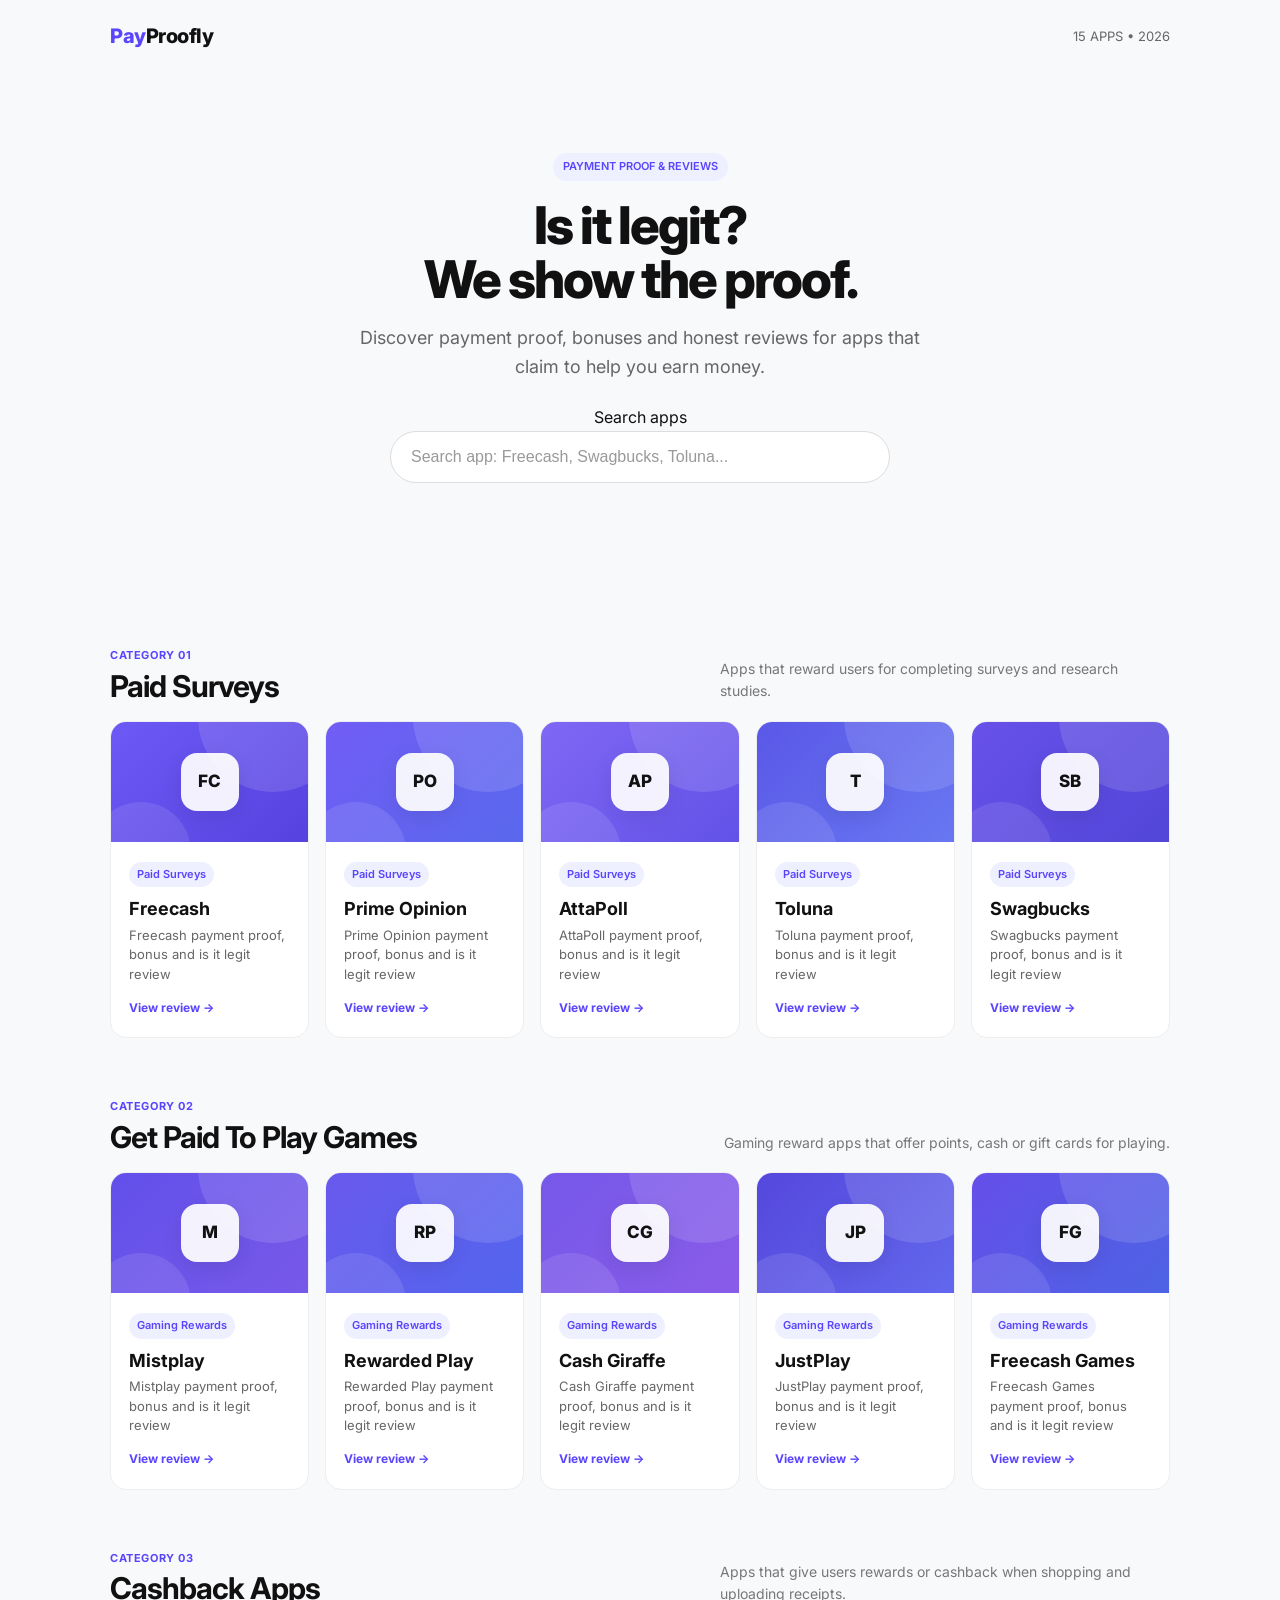
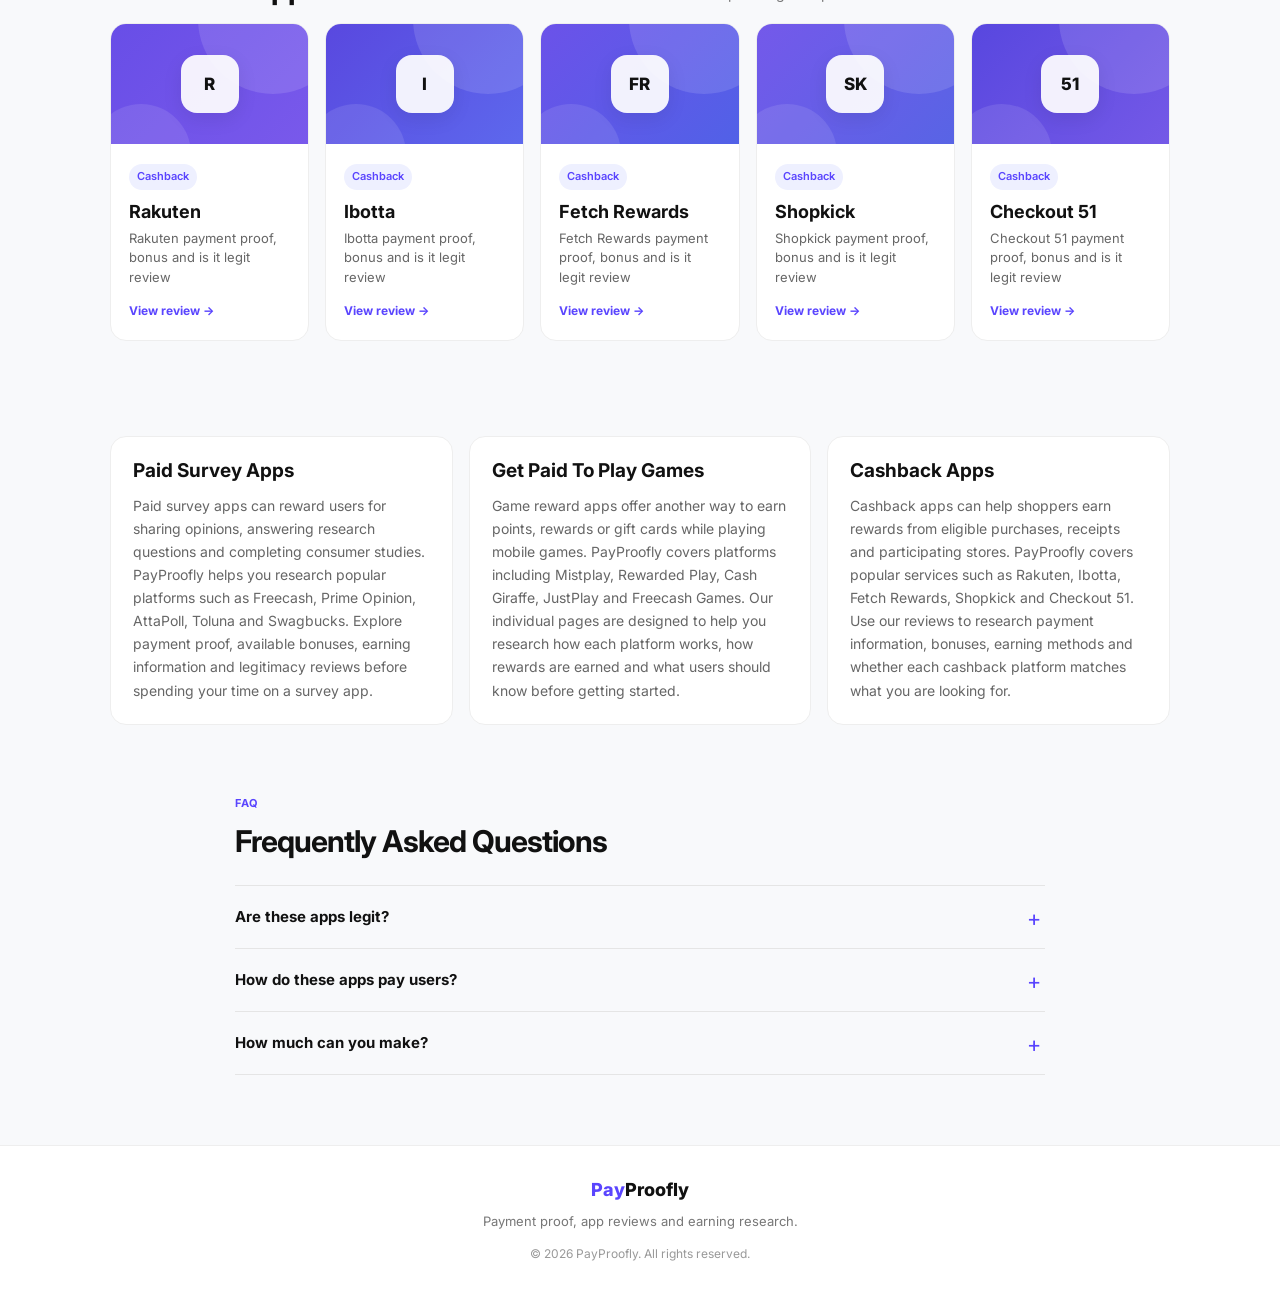
<file: index.html>
<!DOCTYPE html>
<html lang="en">
<head>
    <meta charset="UTF-8">
    <meta name="viewport" content="width=device-width, initial-scale=1.0">

    <title>PayProofly — Payment Proof, Bonuses & Legit Reviews</title>

    <meta
        name="description"
        content="Discover payment proof, bonuses and honest reviews for paid survey apps, game rewards apps and cashback apps."
    >

    <meta
        name="robots"
        content="index, follow"
    >

    <link
        rel="canonical"
        href="https://payproofly.pages.dev/"
    >

    <link rel="preconnect" href="https://fonts.googleapis.com">
    <link rel="preconnect" href="https://fonts.gstatic.com" crossorigin>

    <link
        href="https://fonts.googleapis.com/css2?family=Inter:wght@400;500;600;700;800&display=swap"
        rel="stylesheet"
    >

    <link rel="stylesheet" href="css/styles.css">

    <!-- WebSite structured data -->
    <script type="application/ld+json">
    {
        "@context": "https://schema.org",
        "@type": "WebSite",
        "name": "PayProofly",
        "url": "https://payproofly.pages.dev/",
        "description": "Payment proof, bonuses and reviews for apps that claim to pay users."
    }
    </script>

    <!-- ItemList structured data -->
    <script type="application/ld+json">
    {
        "@context": "https://schema.org",
        "@type": "ItemList",
        "name": "PayProofly Featured Apps",
        "itemListElement": [
            {
                "@type": "ListItem",
                "position": 1,
                "name": "Freecash",
                "url": "https://payproofly.pages.dev/freecash/"
            },
            {
                "@type": "ListItem",
                "position": 2,
                "name": "Prime Opinion",
                "url": "https://payproofly.pages.dev/prime-opinion/"
            },
            {
                "@type": "ListItem",
                "position": 3,
                "name": "AttaPoll",
                "url": "https://payproofly.pages.dev/attapoll/"
            },
            {
                "@type": "ListItem",
                "position": 4,
                "name": "Toluna",
                "url": "https://payproofly.pages.dev/toluna/"
            },
            {
                "@type": "ListItem",
                "position": 5,
                "name": "Swagbucks",
                "url": "https://payproofly.pages.dev/swagbucks/"
            },
            {
                "@type": "ListItem",
                "position": 6,
                "name": "Mistplay",
                "url": "https://payproofly.pages.dev/mistplay/"
            },
            {
                "@type": "ListItem",
                "position": 7,
                "name": "Rewarded Play",
                "url": "https://payproofly.pages.dev/rewarded-play/"
            },
            {
                "@type": "ListItem",
                "position": 8,
                "name": "Cash Giraffe",
                "url": "https://payproofly.pages.dev/cash-giraffe/"
            },
            {
                "@type": "ListItem",
                "position": 9,
                "name": "JustPlay",
                "url": "https://payproofly.pages.dev/justplay/"
            },
            {
                "@type": "ListItem",
                "position": 10,
                "name": "Freecash Games",
                "url": "https://payproofly.pages.dev/freecash-games/"
            },
            {
                "@type": "ListItem",
                "position": 11,
                "name": "Rakuten",
                "url": "https://payproofly.pages.dev/rakuten/"
            },
            {
                "@type": "ListItem",
                "position": 12,
                "name": "Ibotta",
                "url": "https://payproofly.pages.dev/ibotta/"
            },
            {
                "@type": "ListItem",
                "position": 13,
                "name": "Fetch Rewards",
                "url": "https://payproofly.pages.dev/fetch-rewards/"
            },
            {
                "@type": "ListItem",
                "position": 14,
                "name": "Shopkick",
                "url": "https://payproofly.pages.dev/shopkick/"
            },
            {
                "@type": "ListItem",
                "position": 15,
                "name": "Checkout 51",
                "url": "https://payproofly.pages.dev/checkout-51/"
            }
        ]
    }
    </script>
</head>

<body>

    <!-- HEADER -->
    <header class="site-header">
        <a href="/" class="logo" aria-label="PayProofly Home">
            <span>Pay</span>Proofly
        </a>

        <div class="header-meta">
            15 APPS • 2026
        </div>
    </header>


    <main>

        <!-- HERO -->
        <section class="hero">

            <div class="hero-badge">
                PAYMENT PROOF & REVIEWS
            </div>

            <h1>
                Is it legit?
                <br>
                We show the proof.
            </h1>

            <p>
                Discover payment proof, bonuses and honest reviews
                for apps that claim to help you earn money.
            </p>

            <div class="search-wrapper">
                <label for="search" class="sr-only">
                    Search apps
                </label>

                <input
                    id="search"
                    class="search"
                    type="search"
                    placeholder="Search app: Freecash, Swagbucks, Toluna..."
                    autocomplete="off"
                >
            </div>

        </section>


        <!-- SEARCH RESULT MESSAGE -->
        <div
            id="searchStatus"
            class="search-status"
            aria-live="polite"
        ></div>


        <!-- PAID SURVEYS -->
        <section
            class="category-section"
            data-category="paid surveys"
        >

            <div class="section-heading">
                <div>
                    <span class="section-label">
                        CATEGORY 01
                    </span>

                    <h2>
                        Paid Surveys
                    </h2>
                </div>

                <p>
                    Apps that reward users for completing surveys and research studies.
                </p>
            </div>


            <div class="grid">

                <!-- Freecash -->
                <a
                    href="/freecash/"
                    class="card"
                    data-name="Freecash"
                    data-category="Paid Surveys"
                >
                    <div class="card-visual visual-freecash">
                        <span>FC</span>
                    </div>

                    <div class="card-content">

                        <span class="badge">
                            Paid Surveys
                        </span>

                        <h3>
                            Freecash
                        </h3>

                        <p>
                            Freecash payment proof, bonus and is it legit review
                        </p>

                        <span class="card-link">
                            View review →
                        </span>

                    </div>
                </a>


                <!-- Prime Opinion -->
                <a
                    href="/prime-opinion/"
                    class="card"
                    data-name="Prime Opinion"
                    data-category="Paid Surveys"
                >
                    <div class="card-visual visual-prime">
                        <span>PO</span>
                    </div>

                    <div class="card-content">

                        <span class="badge">
                            Paid Surveys
                        </span>

                        <h3>
                            Prime Opinion
                        </h3>

                        <p>
                            Prime Opinion payment proof, bonus and is it legit review
                        </p>

                        <span class="card-link">
                            View review →
                        </span>

                    </div>
                </a>


                <!-- AttaPoll -->
                <a
                    href="/attapoll/"
                    class="card"
                    data-name="AttaPoll"
                    data-category="Paid Surveys"
                >
                    <div class="card-visual visual-attapoll">
                        <span>AP</span>
                    </div>

                    <div class="card-content">

                        <span class="badge">
                            Paid Surveys
                        </span>

                        <h3>
                            AttaPoll
                        </h3>

                        <p>
                            AttaPoll payment proof, bonus and is it legit review
                        </p>

                        <span class="card-link">
                            View review →
                        </span>

                    </div>
                </a>


                <!-- Toluna -->
                <a
                    href="/toluna/"
                    class="card"
                    data-name="Toluna"
                    data-category="Paid Surveys"
                >
                    <div class="card-visual visual-toluna">
                        <span>T</span>
                    </div>

                    <div class="card-content">

                        <span class="badge">
                            Paid Surveys
                        </span>

                        <h3>
                            Toluna
                        </h3>

                        <p>
                            Toluna payment proof, bonus and is it legit review
                        </p>

                        <span class="card-link">
                            View review →
                        </span>

                    </div>
                </a>


                <!-- Swagbucks -->
                <a
                    href="/swagbucks/"
                    class="card"
                    data-name="Swagbucks"
                    data-category="Paid Surveys"
                >
                    <div class="card-visual visual-swagbucks">
                        <span>SB</span>
                    </div>

                    <div class="card-content">

                        <span class="badge">
                            Paid Surveys
                        </span>

                        <h3>
                            Swagbucks
                        </h3>

                        <p>
                            Swagbucks payment proof, bonus and is it legit review
                        </p>

                        <span class="card-link">
                            View review →
                        </span>

                    </div>
                </a>

            </div>

        </section>


        <!-- GET PAID TO PLAY GAMES -->
        <section
            class="category-section"
            data-category="get paid to play games"
        >

            <div class="section-heading">
                <div>
                    <span class="section-label">
                        CATEGORY 02
                    </span>

                    <h2>
                        Get Paid To Play Games
                    </h2>
                </div>

                <p>
                    Gaming reward apps that offer points, cash or gift cards for playing.
                </p>
            </div>


            <div class="grid">

                <!-- Mistplay -->
                <a
                    href="/mistplay/"
                    class="card"
                    data-name="Mistplay"
                    data-category="Get Paid To Play Games"
                >
                    <div class="card-visual visual-mistplay">
                        <span>M</span>
                    </div>

                    <div class="card-content">

                        <span class="badge">
                            Gaming Rewards
                        </span>

                        <h3>
                            Mistplay
                        </h3>

                        <p>
                            Mistplay payment proof, bonus and is it legit review
                        </p>

                        <span class="card-link">
                            View review →
                        </span>

                    </div>
                </a>


                <!-- Rewarded Play -->
                <a
                    href="/rewarded-play/"
                    class="card"
                    data-name="Rewarded Play"
                    data-category="Get Paid To Play Games"
                >
                    <div class="card-visual visual-rewarded">
                        <span>RP</span>
                    </div>

                    <div class="card-content">

                        <span class="badge">
                            Gaming Rewards
                        </span>

                        <h3>
                            Rewarded Play
                        </h3>

                        <p>
                            Rewarded Play payment proof, bonus and is it legit review
                        </p>

                        <span class="card-link">
                            View review →
                        </span>

                    </div>
                </a>


                <!-- Cash Giraffe -->
                <a
                    href="/cash-giraffe/"
                    class="card"
                    data-name="Cash Giraffe"
                    data-category="Get Paid To Play Games"
                >
                    <div class="card-visual visual-giraffe">
                        <span>CG</span>
                    </div>

                    <div class="card-content">

                        <span class="badge">
                            Gaming Rewards
                        </span>

                        <h3>
                            Cash Giraffe
                        </h3>

                        <p>
                            Cash Giraffe payment proof, bonus and is it legit review
                        </p>

                        <span class="card-link">
                            View review →
                        </span>

                    </div>
                </a>


                <!-- JustPlay -->
                <a
                    href="/justplay/"
                    class="card"
                    data-name="JustPlay"
                    data-category="Get Paid To Play Games"
                >
                    <div class="card-visual visual-justplay">
                        <span>JP</span>
                    </div>

                    <div class="card-content">

                        <span class="badge">
                            Gaming Rewards
                        </span>

                        <h3>
                            JustPlay
                        </h3>

                        <p>
                            JustPlay payment proof, bonus and is it legit review
                        </p>

                        <span class="card-link">
                            View review →
                        </span>

                    </div>
                </a>


                <!-- Freecash Games -->
                <a
                    href="/freecash-games/"
                    class="card"
                    data-name="Freecash Games"
                    data-category="Get Paid To Play Games"
                >
                    <div class="card-visual visual-freecash-games">
                        <span>FG</span>
                    </div>

                    <div class="card-content">

                        <span class="badge">
                            Gaming Rewards
                        </span>

                        <h3>
                            Freecash Games
                        </h3>

                        <p>
                            Freecash Games payment proof, bonus and is it legit review
                        </p>

                        <span class="card-link">
                            View review →
                        </span>

                    </div>
                </a>

            </div>

        </section>


        <!-- CASHBACK -->
        <section
            class="category-section"
            data-category="cashback apps"
        >

            <div class="section-heading">
                <div>
                    <span class="section-label">
                        CATEGORY 03
                    </span>

                    <h2>
                        Cashback Apps
                    </h2>
                </div>

                <p>
                    Apps that give users rewards or cashback when shopping and uploading receipts.
                </p>
            </div>


            <div class="grid">

                <!-- Rakuten -->
                <a
                    href="/rakuten/"
                    class="card"
                    data-name="Rakuten"
                    data-category="Cashback Apps"
                >
                    <div class="card-visual visual-rakuten">
                        <span>R</span>
                    </div>

                    <div class="card-content">

                        <span class="badge">
                            Cashback
                        </span>

                        <h3>
                            Rakuten
                        </h3>

                        <p>
                            Rakuten payment proof, bonus and is it legit review
                        </p>

                        <span class="card-link">
                            View review →
                        </span>

                    </div>
                </a>


                <!-- Ibotta -->
                <a
                    href="/ibotta/"
                    class="card"
                    data-name="Ibotta"
                    data-category="Cashback Apps"
                >
                    <div class="card-visual visual-ibotta">
                        <span>I</span>
                    </div>

                    <div class="card-content">

                        <span class="badge">
                            Cashback
                        </span>

                        <h3>
                            Ibotta
                        </h3>

                        <p>
                            Ibotta payment proof, bonus and is it legit review
                        </p>

                        <span class="card-link">
                            View review →
                        </span>

                    </div>
                </a>


                <!-- Fetch Rewards -->
                <a
                    href="/fetch-rewards/"
                    class="card"
                    data-name="Fetch Rewards"
                    data-category="Cashback Apps"
                >
                    <div class="card-visual visual-fetch">
                        <span>FR</span>
                    </div>

                    <div class="card-content">

                        <span class="badge">
                            Cashback
                        </span>

                        <h3>
                            Fetch Rewards
                        </h3>

                        <p>
                            Fetch Rewards payment proof, bonus and is it legit review
                        </p>

                        <span class="card-link">
                            View review →
                        </span>

                    </div>
                </a>


                <!-- Shopkick -->
                <a
                    href="/shopkick/"
                    class="card"
                    data-name="Shopkick"
                    data-category="Cashback Apps"
                >
                    <div class="card-visual visual-shopkick">
                        <span>SK</span>
                    </div>

                    <div class="card-content">

                        <span class="badge">
                            Cashback
                        </span>

                        <h3>
                            Shopkick
                        </h3>

                        <p>
                            Shopkick payment proof, bonus and is it legit review
                        </p>

                        <span class="card-link">
                            View review →
                        </span>

                    </div>
                </a>


                <!-- Checkout 51 -->
                <a
                    href="/checkout-51/"
                    class="card"
                    data-name="Checkout 51"
                    data-category="Cashback Apps"
                >
                    <div class="card-visual visual-checkout">
                        <span>51</span>
                    </div>

                    <div class="card-content">

                        <span class="badge">
                            Cashback
                        </span>

                        <h3>
                            Checkout 51
                        </h3>

                        <p>
                            Checkout 51 payment proof, bonus and is it legit review
                        </p>

                        <span class="card-link">
                            View review →
                        </span>

                    </div>
                </a>

            </div>

        </section>


        <!-- SEO CONTENT -->
        <section class="seo-content">

            <article>
                <h2>
                    Paid Survey Apps
                </h2>

                <p>
                    Paid survey apps can reward users for sharing opinions,
                    answering research questions and completing consumer studies.
                    PayProofly helps you research popular platforms such as
                    Freecash, Prime Opinion, AttaPoll, Toluna and Swagbucks.
                    Explore payment proof, available bonuses, earning information
                    and legitimacy reviews before spending your time on a survey app.
                </p>
            </article>


            <article>
                <h2>
                    Get Paid To Play Games
                </h2>

                <p>
                    Game reward apps offer another way to earn points, rewards
                    or gift cards while playing mobile games. PayProofly covers
                    platforms including Mistplay, Rewarded Play, Cash Giraffe,
                    JustPlay and Freecash Games. Our individual pages are designed
                    to help you research how each platform works, how rewards are
                    earned and what users should know before getting started.
                </p>
            </article>


            <article>
                <h2>
                    Cashback Apps
                </h2>

                <p>
                    Cashback apps can help shoppers earn rewards from eligible
                    purchases, receipts and participating stores. PayProofly covers
                    popular services such as Rakuten, Ibotta, Fetch Rewards,
                    Shopkick and Checkout 51. Use our reviews to research payment
                    information, bonuses, earning methods and whether each cashback
                    platform matches what you are looking for.
                </p>
            </article>

        </section>


        <!-- FAQ -->
        <section class="faq">

            <div class="faq-heading">
                <span class="section-label">
                    FAQ
                </span>

                <h2>
                    Frequently Asked Questions
                </h2>
            </div>


            <div class="faq-list">

                <details>
                    <summary>
                        Are these apps legit?
                    </summary>

                    <p>
                        Legitimacy can vary by platform, country, reward method
                        and account conditions. PayProofly provides individual
                        pages so you can research each app before signing up.
                    </p>
                </details>


                <details>
                    <summary>
                        How do these apps pay users?
                    </summary>

                    <p>
                        Payment methods vary between apps. Depending on the
                        platform, rewards may include PayPal, gift cards,
                        cashback or other available redemption options.
                    </p>
                </details>


                <details>
                    <summary>
                        How much can you make?
                    </summary>

                    <p>
                        Earnings depend on the app, available tasks, location,
                        time spent and eligibility. There is no guaranteed
                        amount, so check the individual review for more details.
                    </p>
                </details>

            </div>

        </section>

    </main>


    <!-- FOOTER -->
    <footer class="site-footer">

        <div class="footer-inner">

            <div class="footer-logo">
                <span>Pay</span>Proofly
            </div>

            <p>
                Payment proof, app reviews and earning research.
            </p>

            <div class="footer-copy">
                © 2026 PayProofly. All rights reserved.
            </div>

        </div>

    </footer>


    <script src="js/app.js" defer></script>

</body>
</html>
</file>
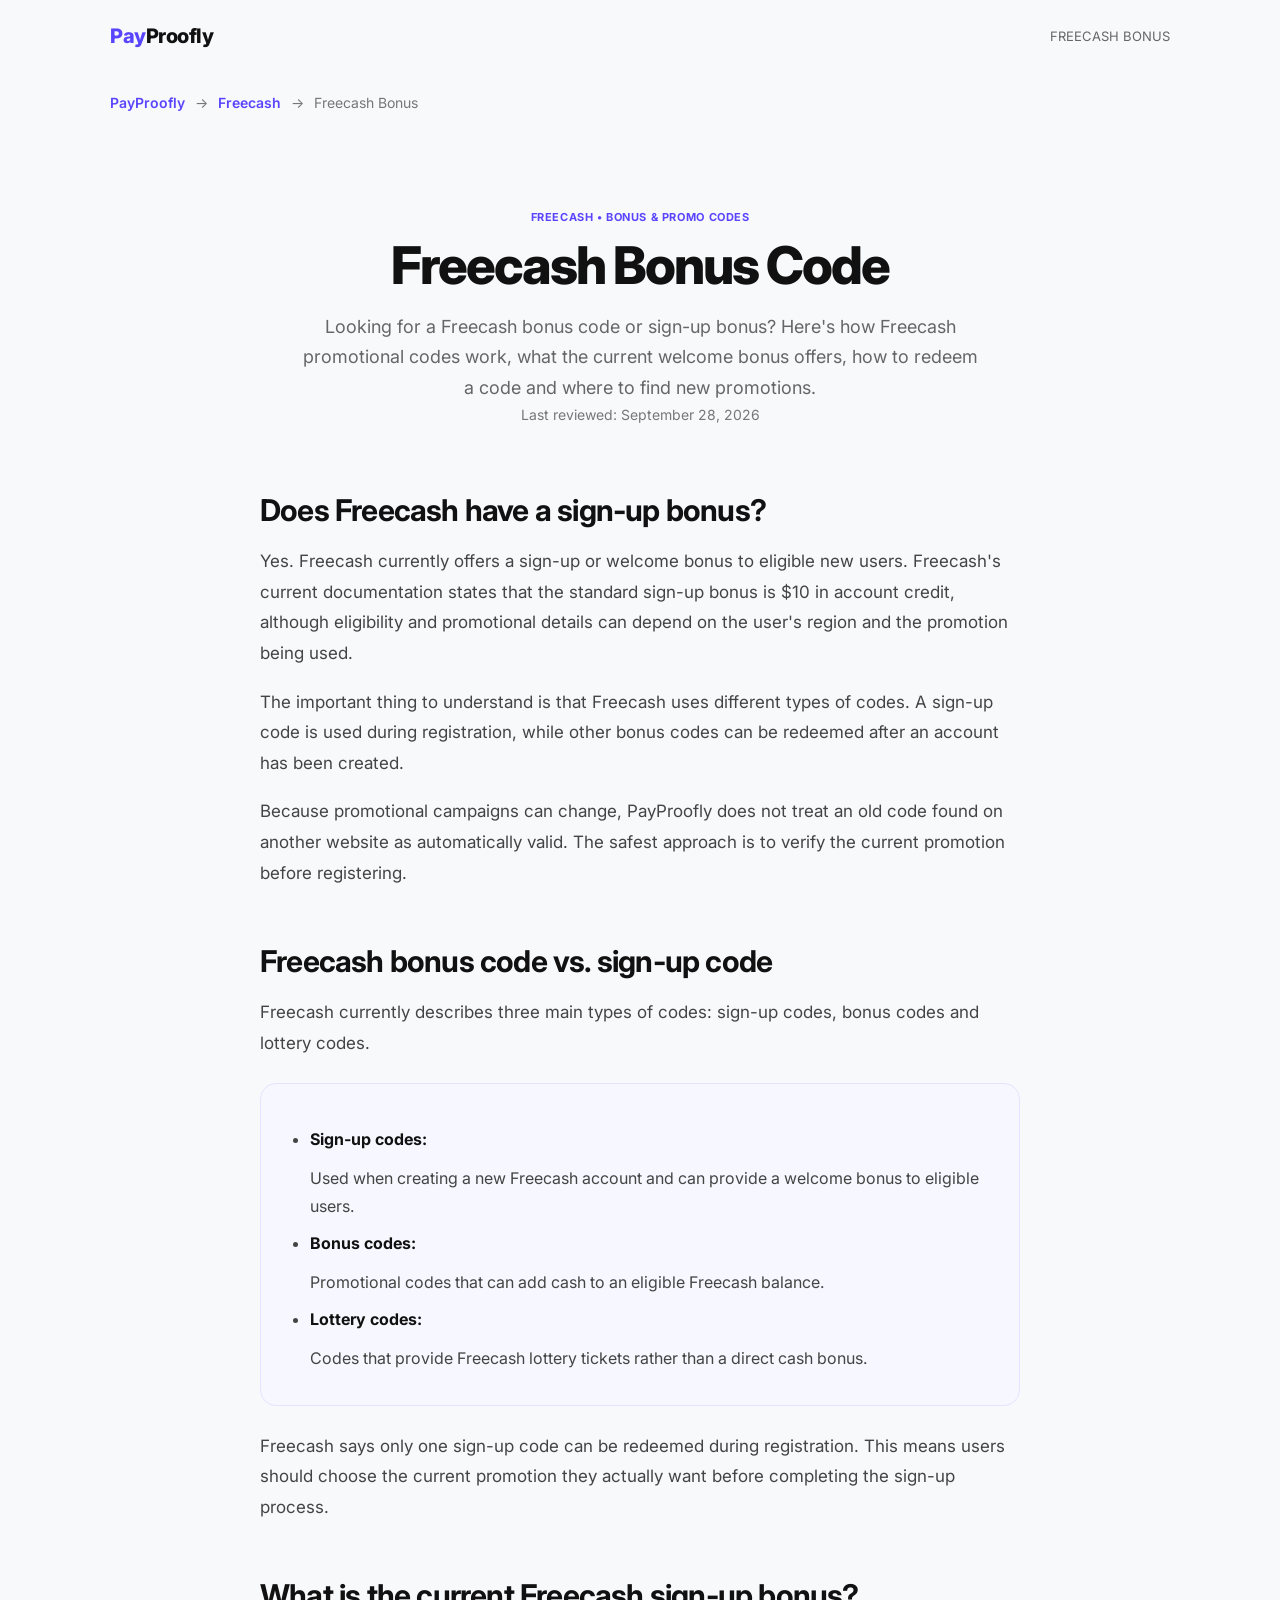
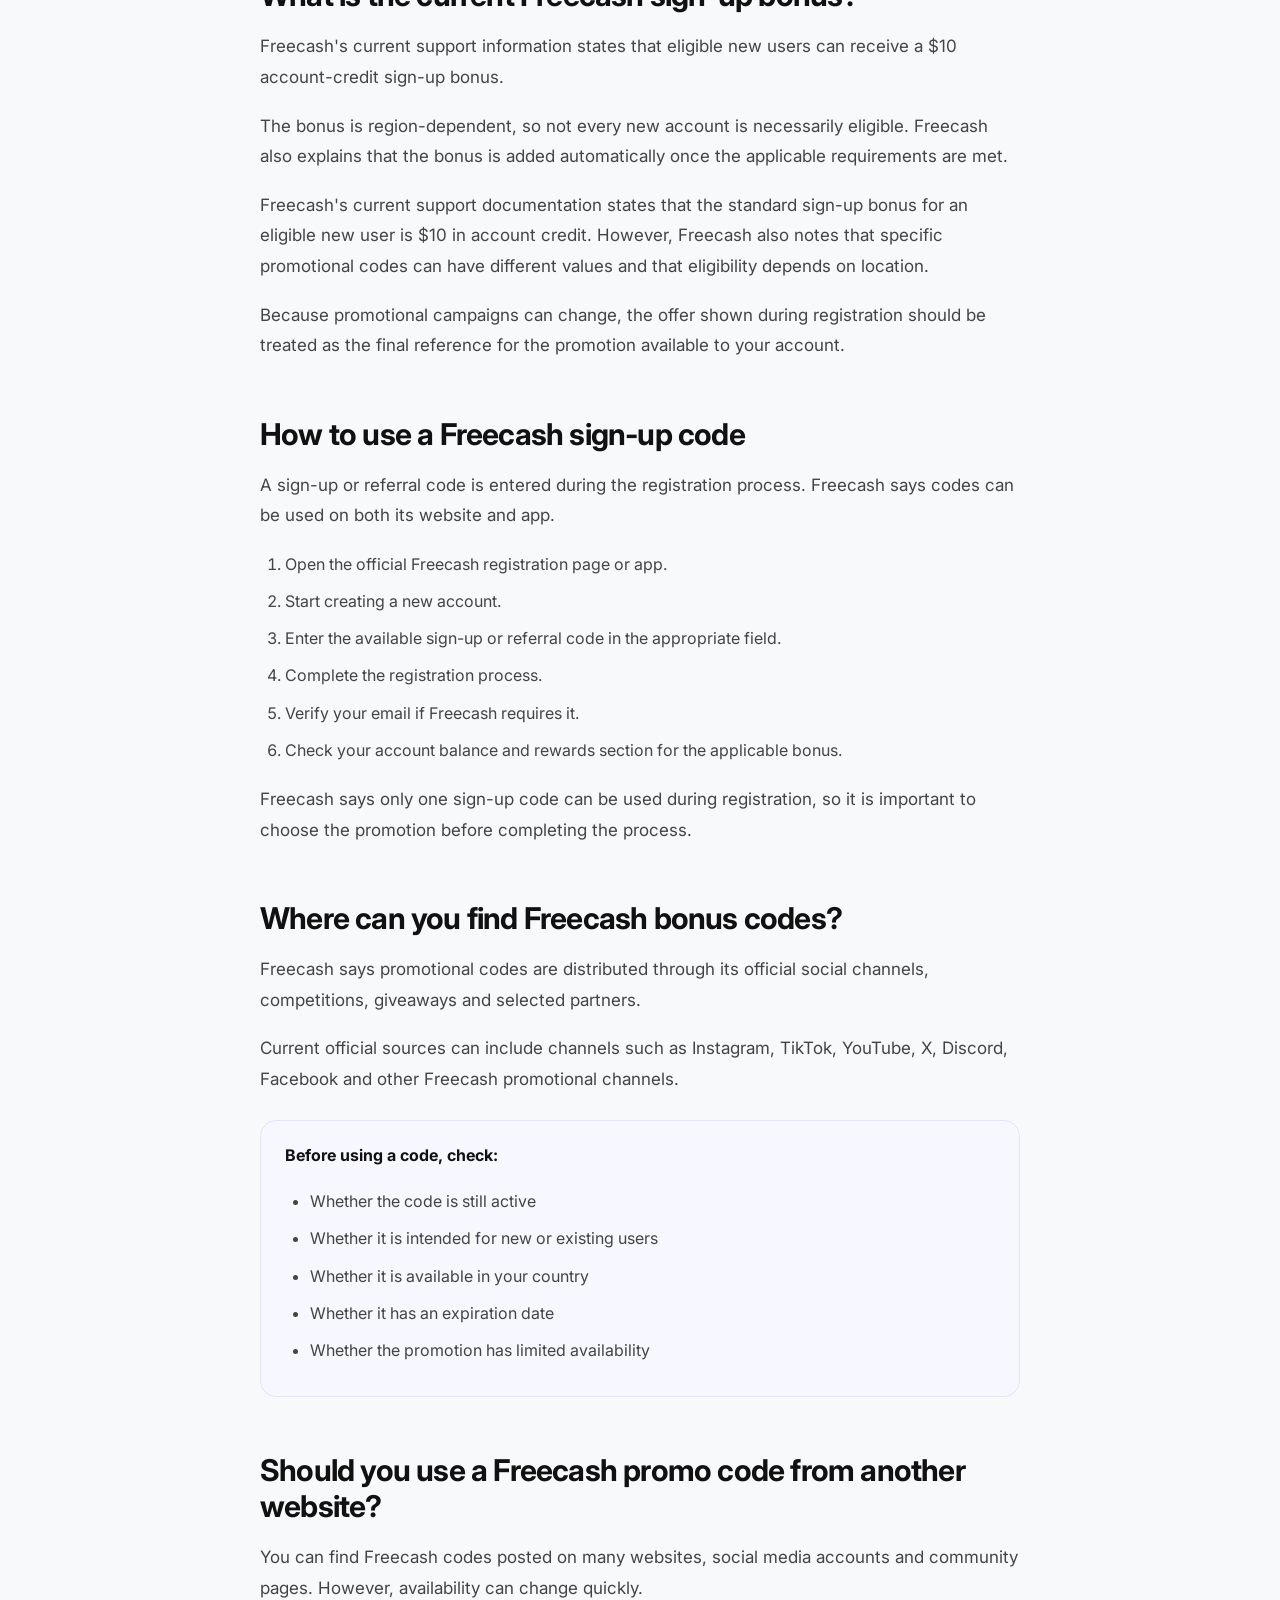
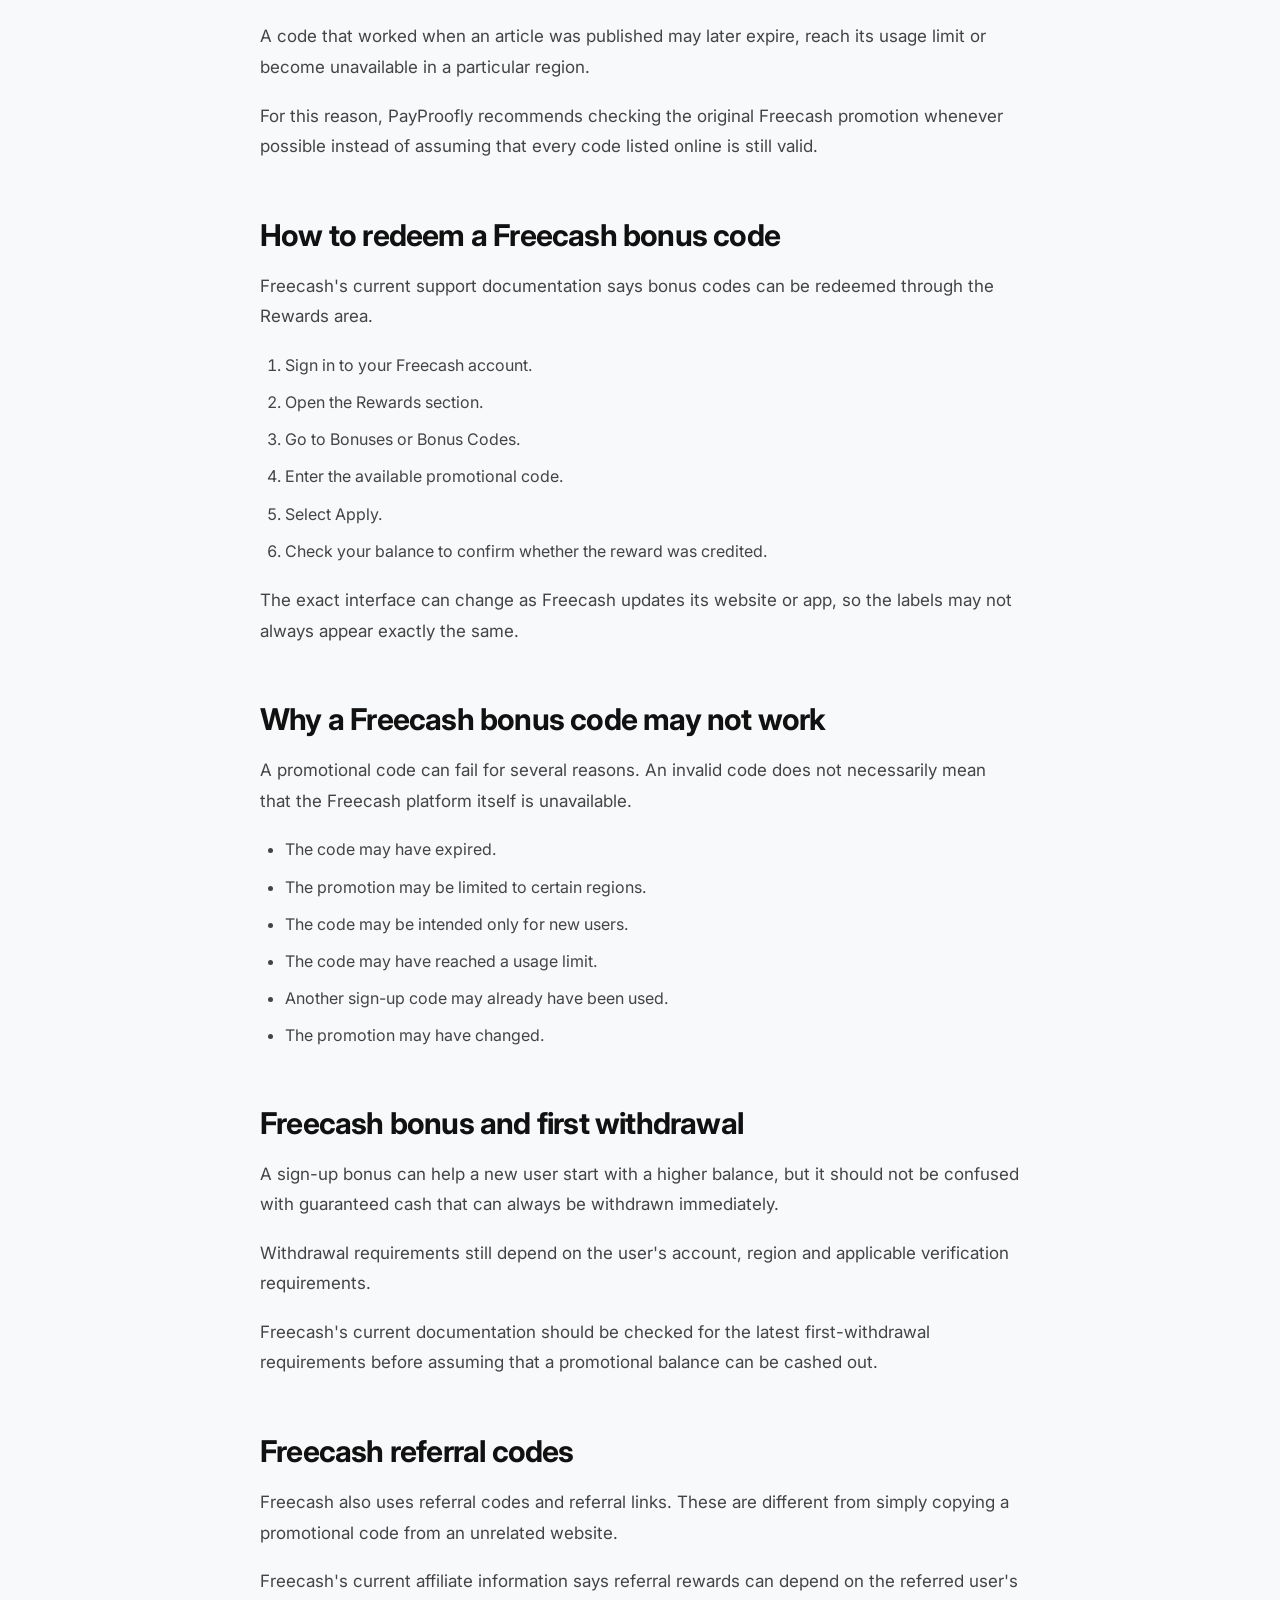
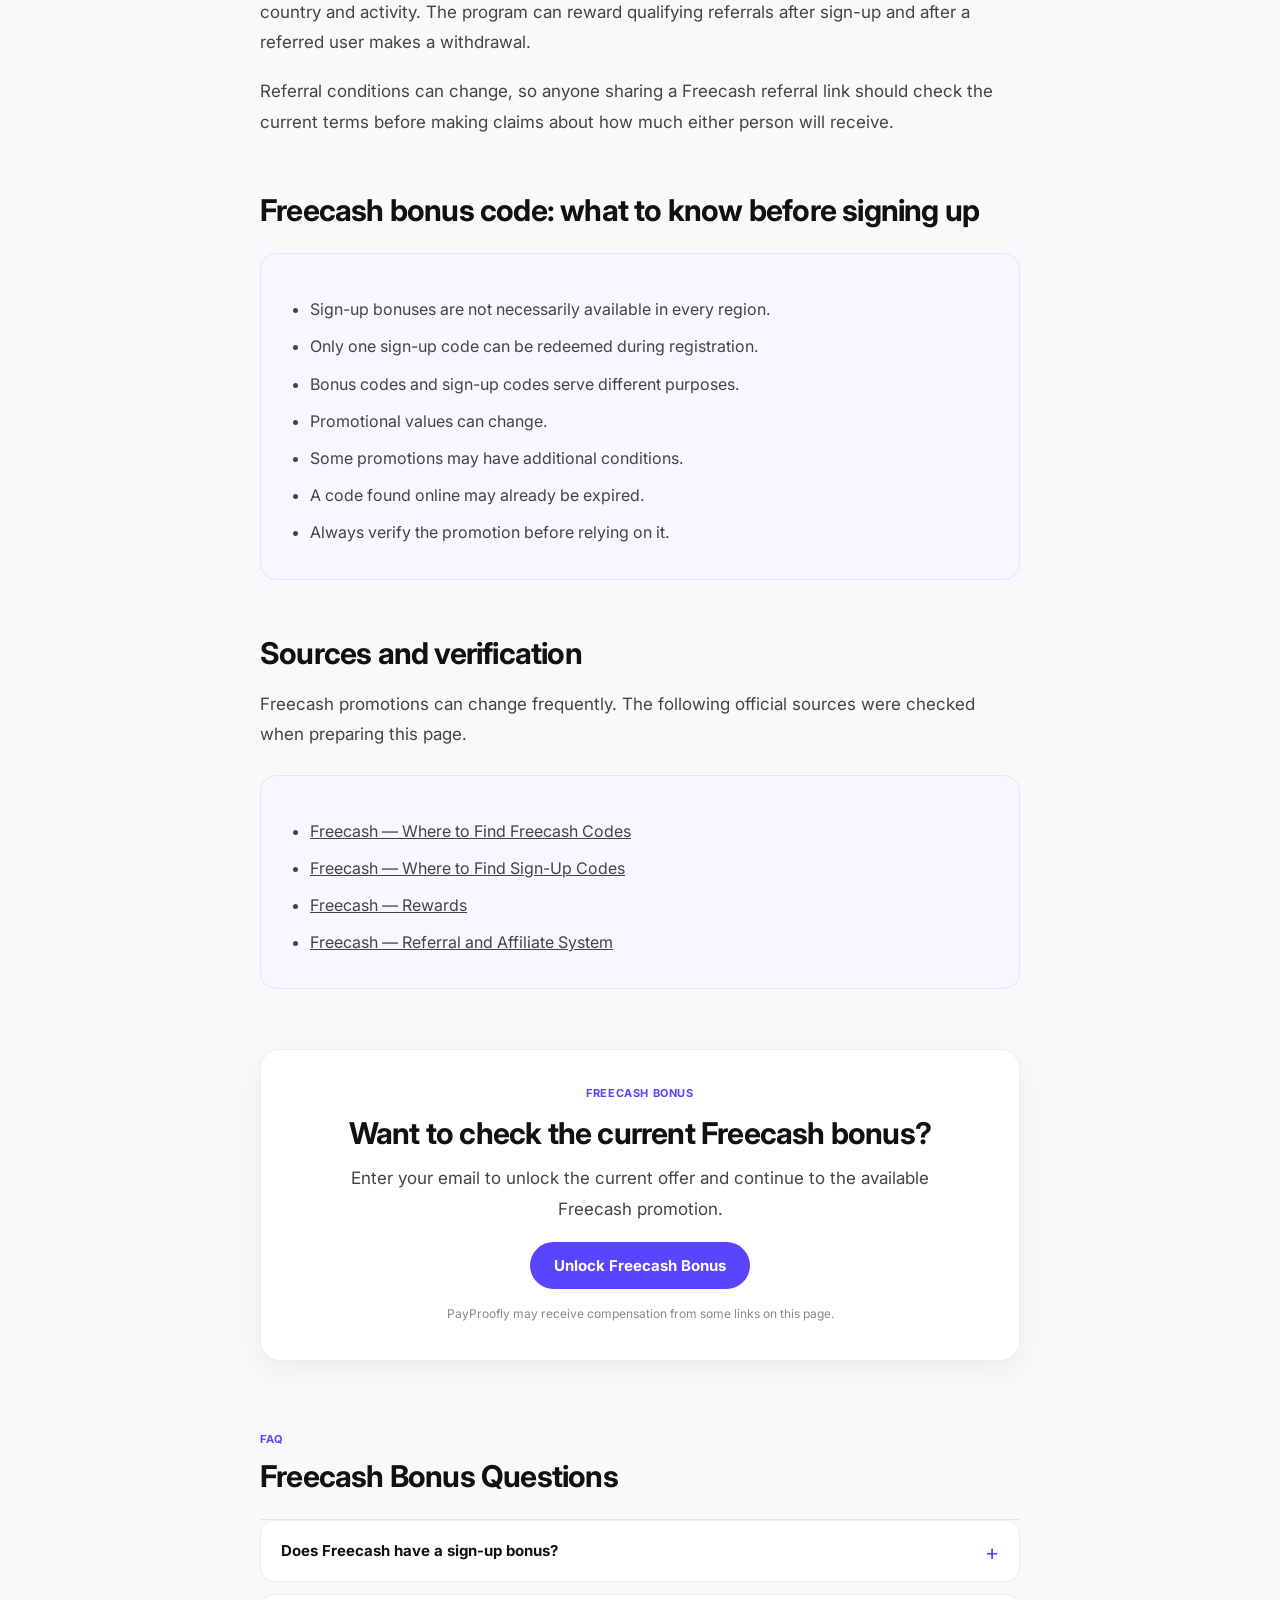
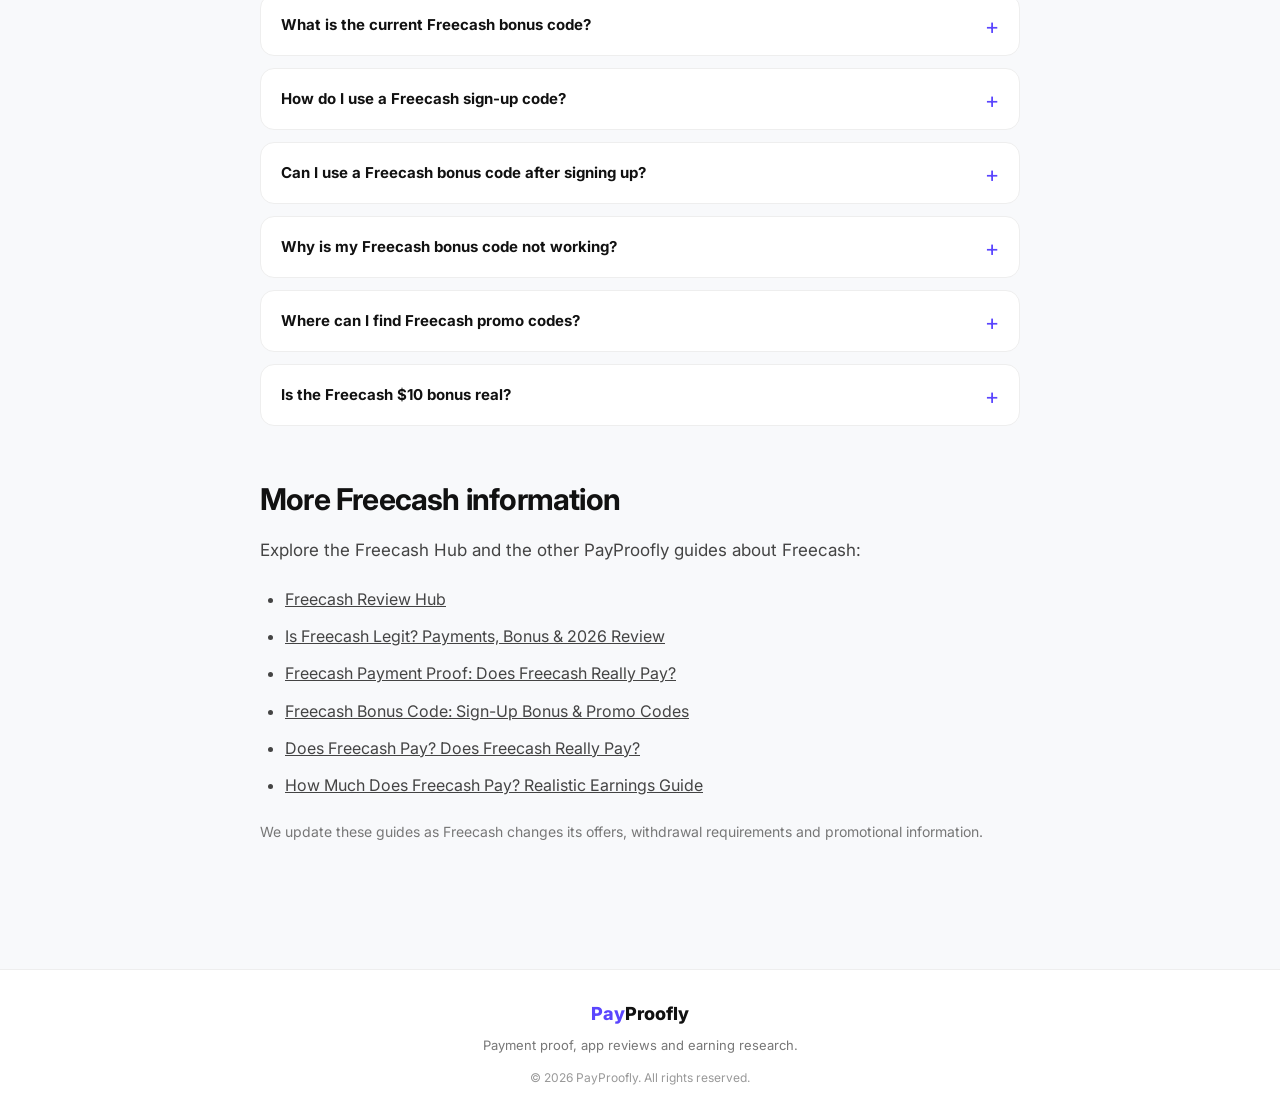
<file: freecash-bonus/index.html>
<!DOCTYPE html>
<html lang="en">
<head>
    <meta charset="UTF-8">
    <meta name="viewport" content="width=device-width, initial-scale=1.0">

    <title>Freecash Bonus Code: Sign-Up Bonus & Promo Codes | PayProofly</title>

    <meta
        name="description"
        content="Looking for a Freecash bonus code? Learn about the current Freecash sign-up bonus, promo codes, how to redeem them, eligibility and where to find new offers."
    >

    <meta name="robots" content="index, follow">

    <link
        rel="canonical"
        href="https://payproofly.pages.dev/freecash-bonus/"
    >

    <meta property="og:type" content="article">

    <meta
        property="og:title"
        content="Freecash Bonus Code: Sign-Up Bonus & Promo Codes"
    >

    <meta
        property="og:description"
        content="Learn how Freecash bonus codes work, how to claim the sign-up bonus and where to find current promotions."
    >

    <meta
        property="og:url"
        content="https://payproofly.pages.dev/freecash-bonus/"
    >

    <meta property="og:site_name" content="PayProofly">

    <link rel="preconnect" href="https://fonts.googleapis.com">
    <link rel="preconnect" href="https://fonts.gstatic.com" crossorigin>

    <link
        href="https://fonts.googleapis.com/css2?family=Inter:wght@400;500;600;700;800&display=swap"
        rel="stylesheet"
    >

    <link rel="stylesheet" href="../css/styles.css">

    <script type="application/ld+json">
    {
        "@context": "https://schema.org",
        "@type": "Article",
        "headline": "Freecash Bonus Code: Sign-Up Bonus & Promo Codes",
        "description": "A factual guide to Freecash bonus codes, sign-up bonuses, promotional codes and eligibility requirements.",
        "datePublished": "2026-09-28",
        "dateModified": "2026-09-28",
        "mainEntityOfPage": {
            "@type": "WebPage",
            "@id": "https://payproofly.pages.dev/freecash-bonus/"
        },
        "author": {
            "@type": "Organization",
            "name": "PayProofly",
            "url": "https://payproofly.pages.dev/"
        },
        "publisher": {
            "@type": "Organization",
            "name": "PayProofly",
            "url": "https://payproofly.pages.dev/"
        }
    }
    </script>

  <script type="application/ld+json">
{
    "@context": "https://schema.org",
    "@type": "BreadcrumbList",
    "itemListElement": [
        {
            "@type": "ListItem",
            "position": 1,
            "name": "PayProofly",
            "item": "https://payproofly.pages.dev/"
        },
        {
            "@type": "ListItem",
            "position": 2,
            "name": "Freecash",
            "item": "https://payproofly.pages.dev/freecash/"
        },
        {
            "@type": "ListItem",
            "position": 3,
            "name": "Freecash Bonus"
        }
    ]
}
</script>

</head>

<body>

<header class="site-header">

    <a href="/" class="logo" aria-label="PayProofly Home">
        <span>Pay</span>Proofly
    </a>

    <div class="header-meta">
        FREECASH BONUS
    </div>

</header>

<main>

    <nav class="breadcrumb" aria-label="Breadcrumb">
    <a href="/">PayProofly</a>
    <span aria-hidden="true">→</span>
    <a href="/freecash/">Freecash</a>
    <span aria-hidden="true">→</span>
    <span>Freecash Bonus</span>
</nav>


    <section class="article-hero">

        <span class="section-label">
            FREECASH • BONUS & PROMO CODES
        </span>

        <h1>
            Freecash Bonus Code
        </h1>

        <p>
            Looking for a Freecash bonus code or sign-up bonus?
            Here's how Freecash promotional codes work, what the
            current welcome bonus offers, how to redeem a code and
            where to find new promotions.
        </p>

        <p class="note">
            Last reviewed: September 28, 2026
        </p>

    </section>


    <article class="article-content">


        <section>

            <h2>
                Does Freecash have a sign-up bonus?
            </h2>

            <p>
                Yes. Freecash currently offers a sign-up or welcome
                bonus to eligible new users. Freecash's current
                documentation states that the standard sign-up bonus
                is $10 in account credit, although eligibility and
                promotional details can depend on the user's region
                and the promotion being used.
            </p>

            <p>
                The important thing to understand is that Freecash
                uses different types of codes. A sign-up code is used
                during registration, while other bonus codes can be
                redeemed after an account has been created.
            </p>

            <p>
                Because promotional campaigns can change, PayProofly
                does not treat an old code found on another website as
                automatically valid. The safest approach is to verify
                the current promotion before registering.
            </p>

        </section>


        <section>

            <h2>
                Freecash bonus code vs. sign-up code
            </h2>

            <p>
                Freecash currently describes three main types of codes:
                sign-up codes, bonus codes and lottery codes.
            </p>

            <div class="info-box">

                <ul>

                    <li>
                        <strong>Sign-up codes:</strong>
                        Used when creating a new Freecash account and
                        can provide a welcome bonus to eligible users.
                    </li>

                    <li>
                        <strong>Bonus codes:</strong>
                        Promotional codes that can add cash to an
                        eligible Freecash balance.
                    </li>

                    <li>
                        <strong>Lottery codes:</strong>
                        Codes that provide Freecash lottery tickets
                        rather than a direct cash bonus.
                    </li>

                </ul>

            </div>

            <p>
                Freecash says only one sign-up code can be redeemed
                during registration. This means users should choose
                the current promotion they actually want before
                completing the sign-up process.
            </p>

        </section>


        <section>

            <h2>
                What is the current Freecash sign-up bonus?
            </h2>

            <p>
                Freecash's current support information states that
                eligible new users can receive a $10 account-credit
                sign-up bonus.
            </p>

            <p>
                The bonus is region-dependent, so not every new account
                is necessarily eligible. Freecash also explains that
                the bonus is added automatically once the applicable
                requirements are met.
            </p>

            <p>
    Freecash's current support documentation states that the
    standard sign-up bonus for an eligible new user is $10 in
    account credit. However, Freecash also notes that specific
    promotional codes can have different values and that
    eligibility depends on location.
</p>

<p>
    Because promotional campaigns can change, the offer shown
    during registration should be treated as the final reference
    for the promotion available to your account.
</p>

        </section>


        <section>

            <h2>
                How to use a Freecash sign-up code
            </h2>

            <p>
                A sign-up or referral code is entered during the
                registration process. Freecash says codes can be used
                on both its website and app.
            </p>

            <ol>

                <li>
                    Open the official Freecash registration page or app.
                </li>

                <li>
                    Start creating a new account.
                </li>

                <li>
                    Enter the available sign-up or referral code in
                    the appropriate field.
                </li>

                <li>
                    Complete the registration process.
                </li>

                <li>
                    Verify your email if Freecash requires it.
                </li>

                <li>
                    Check your account balance and rewards section for
                    the applicable bonus.
                </li>

            </ol>

            <p>
                Freecash says only one sign-up code can be used during
                registration, so it is important to choose the
                promotion before completing the process.
            </p>

        </section>


        <section>

            <h2>
                Where can you find Freecash bonus codes?
            </h2>

            <p>
                Freecash says promotional codes are distributed through
                its official social channels, competitions, giveaways
                and selected partners.
            </p>

            <p>
                Current official sources can include channels such as
                Instagram, TikTok, YouTube, X, Discord, Facebook and
                other Freecash promotional channels.
            </p>

            <div class="info-box">

                <strong>
                    Before using a code, check:
                </strong>

                <ul>

                    <li>
                        Whether the code is still active
                    </li>

                    <li>
                        Whether it is intended for new or existing users
                    </li>

                    <li>
                        Whether it is available in your country
                    </li>

                    <li>
                        Whether it has an expiration date
                    </li>

                    <li>
                        Whether the promotion has limited availability
                    </li>

                </ul>

            </div>

        </section>


        <section>

            <h2>
                Should you use a Freecash promo code from another website?
            </h2>

            <p>
                You can find Freecash codes posted on many websites,
                social media accounts and community pages. However,
                availability can change quickly.
            </p>

            <p>
                A code that worked when an article was published may
                later expire, reach its usage limit or become unavailable
                in a particular region.
            </p>

            <p>
                For this reason, PayProofly recommends checking the
                original Freecash promotion whenever possible instead
                of assuming that every code listed online is still
                valid.
            </p>

        </section>


        <section>

            <h2>
                How to redeem a Freecash bonus code
            </h2>

            <p>
                Freecash's current support documentation says bonus
                codes can be redeemed through the Rewards area.
            </p>

            <ol>

                <li>
                    Sign in to your Freecash account.
                </li>

                <li>
                    Open the Rewards section.
                </li>

                <li>
                    Go to Bonuses or Bonus Codes.
                </li>

                <li>
                    Enter the available promotional code.
                </li>

                <li>
                    Select Apply.
                </li>

                <li>
                    Check your balance to confirm whether the reward
                    was credited.
                </li>

            </ol>

            <p>
                The exact interface can change as Freecash updates its
                website or app, so the labels may not always appear
                exactly the same.
            </p>

        </section>


        <section>

            <h2>
                Why a Freecash bonus code may not work
            </h2>

            <p>
                A promotional code can fail for several reasons. An
                invalid code does not necessarily mean that the
                Freecash platform itself is unavailable.
            </p>

            <ul>

                <li>
                    The code may have expired.
                </li>

                <li>
                    The promotion may be limited to certain regions.
                </li>

                <li>
                    The code may be intended only for new users.
                </li>

                <li>
                    The code may have reached a usage limit.
                </li>

                <li>
                    Another sign-up code may already have been used.
                </li>

                <li>
                    The promotion may have changed.
                </li>

            </ul>

        </section>


        <section>

            <h2>
                Freecash bonus and first withdrawal
            </h2>

            <p>
                A sign-up bonus can help a new user start with a higher
                balance, but it should not be confused with guaranteed
                cash that can always be withdrawn immediately.
            </p>

            <p>
                Withdrawal requirements still depend on the user's
                account, region and applicable verification requirements.
            </p>

            <p>
                Freecash's current documentation should be checked for
                the latest first-withdrawal requirements before assuming
                that a promotional balance can be cashed out.
            </p>

        </section>


        <section>

            <h2>
                Freecash referral codes
            </h2>

            <p>
                Freecash also uses referral codes and referral links.
                These are different from simply copying a promotional
                code from an unrelated website.
            </p>

            <p>
                Freecash's current affiliate information says referral
                rewards can depend on the referred user's country and
                activity. The program can reward qualifying referrals
                after sign-up and after a referred user makes a
                withdrawal.
            </p>

            <p>
                Referral conditions can change, so anyone sharing a
                Freecash referral link should check the current terms
                before making claims about how much either person will
                receive.
            </p>

        </section>


        <section>

            <h2>
                Freecash bonus code: what to know before signing up
            </h2>

            <div class="info-box">

                <ul>

                    <li>
                        Sign-up bonuses are not necessarily available
                        in every region.
                    </li>

                    <li>
                        Only one sign-up code can be redeemed during
                        registration.
                    </li>

                    <li>
                        Bonus codes and sign-up codes serve different
                        purposes.
                    </li>

                    <li>
                        Promotional values can change.
                    </li>

                    <li>
                        Some promotions may have additional conditions.
                    </li>

                    <li>
                        A code found online may already be expired.
                    </li>

                    <li>
                        Always verify the promotion before relying on it.
                    </li>

                </ul>

            </div>

        </section>


        <section>

            <h2>
                Sources and verification
            </h2>

            <p>
                Freecash promotions can change frequently. The following
                official sources were checked when preparing this page.
            </p>

            <div class="info-box">

                <ul>

                    <li>
                        <a
                            href="https://freecash.com/academy/en/support/account/rewards/where-freecash-codes"
                            target="_blank"
                            rel="noopener noreferrer"
                        >
                            Freecash — Where to Find Freecash Codes
                        </a>
                    </li>

                    <li>
                        <a
                            href="https://freecash.com/academy/en/insider/where-to-find-redemption-sign-up-codes"
                            target="_blank"
                            rel="noopener noreferrer"
                        >
                            Freecash — Where to Find Sign-Up Codes
                        </a>
                    </li>

                    <li>
                        <a
                            href="https://freecash.com/en/rewards"
                            target="_blank"
                            rel="noopener noreferrer"
                        >
                            Freecash — Rewards
                        </a>
                    </li>

                    <li>
                        <a
                            href="https://freecash.com/academy/en/support/account/rewards/how-affiliate-system-works"
                            target="_blank"
                            rel="noopener noreferrer"
                        >
                            Freecash — Referral and Affiliate System
                        </a>
                    </li>

                </ul>

            </div>

        </section>


        <section class="cta-box">

            <span class="section-label">
                FREECASH BONUS
            </span>

            <h2>
                Want to check the current Freecash bonus?
            </h2>

            <p>
                Enter your email to unlock the current offer and continue
                to the available Freecash promotion.
            </p>

            <button
                type="button"
                class="primary-button"
                id="unlockBonus"
            >
                Unlock Freecash Bonus
            </button>

            <p class="cta-note">
                PayProofly may receive compensation from some links
                on this page.
            </p>

        </section>


        <section class="faq">

            <div class="faq-heading">

                <span class="section-label">
                    FAQ
                </span>

                <h2>
                    Freecash Bonus Questions
                </h2>

            </div>


            <div class="faq-list">

                <details>

                    <summary>
                        Does Freecash have a sign-up bonus?
                    </summary>

                    <p>
                        Yes. Freecash currently says eligible new users
                        can receive a $10 account-credit sign-up bonus,
                        although availability can depend on region and
                        the promotion being used.
                    </p>

                </details>


                <details>

                    <summary>
                        What is the current Freecash bonus code?
                    </summary>

                    <p>
                        Freecash distributes different promotional codes
                        through its official channels. Because codes can
                        change, users should check the current promotion
                        before registering rather than relying on an old
                        code published elsewhere.
                    </p>

                </details>


                <details>

                    <summary>
                        How do I use a Freecash sign-up code?
                    </summary>

                    <p>
                        Enter the code during the Freecash registration
                        process. Freecash says only one sign-up code can
                        be redeemed when creating an account.
                    </p>

                </details>


                <details>

                    <summary>
                        Can I use a Freecash bonus code after signing up?
                    </summary>

                    <p>
                        Yes. Freecash distinguishes sign-up codes from
                        bonus codes. Bonus codes can be redeemed through
                        the Rewards and Bonuses area when an applicable
                        promotion is available.
                    </p>

                </details>


                <details>

                    <summary>
                        Why is my Freecash bonus code not working?
                    </summary>

                    <p>
                        The code may be expired, region-restricted,
                        limited to certain users or no longer available.
                        Promotional conditions can also change.
                    </p>

                </details>


                <details>

                    <summary>
                        Where can I find Freecash promo codes?
                    </summary>

                    <p>
                        Freecash says promotional codes can appear on its
                        official social channels, in giveaways,
                        competitions and through partners.
                    </p>

                </details>


                <details>

                    <summary>
                        Is the Freecash $10 bonus real?
                    </summary>

                    <p>
                        Freecash currently documents a $10 sign-up bonus
                        for eligible new users. Availability is
                        region-dependent and promotional conditions can
                        change.
                    </p>

                </details>

            </div>

        </section>


       <!-- RELATED -->
<section>
    <h2>
        More Freecash information
    </h2>

    <p>
        Explore the Freecash Hub and the other PayProofly guides about Freecash:
    </p>

    <ul>
        <li>
            <a href="/freecash/">
                Freecash Review Hub
            </a>
        </li>

        <li>
            <a href="/freecash-is-it-legit/">
                Is Freecash Legit? Payments, Bonus & 2026 Review
            </a>
        </li>

        <li>
            <a href="/freecash-payment-proof/">
                Freecash Payment Proof: Does Freecash Really Pay?
            </a>
        </li>

        <li>
            <a href="/freecash-bonus/">
                Freecash Bonus Code: Sign-Up Bonus & Promo Codes
            </a>
        </li>

        <li>
            <a href="/freecash-does-it-pay/">
                Does Freecash Pay? Does Freecash Really Pay?
            </a>
        </li>

        <li>
            <a href="/freecash-how-much-does-it-pay/">
                How Much Does Freecash Pay? Realistic Earnings Guide
            </a>
        </li>
    </ul>

    <p class="note">
        We update these guides as Freecash changes its offers,
        withdrawal requirements and promotional information.
    </p>
</section>

    </article>

</main>


<footer class="site-footer">

    <div class="footer-inner">

        <div class="footer-logo">
            <span>Pay</span>Proofly
        </div>

        <p>
            Payment proof, app reviews and earning research.
        </p>

        <div class="footer-copy">
            © 2026 PayProofly. All rights reserved.
        </div>

    </div>

</footer>


<script>

    const unlockBonus = document.getElementById("unlockBonus");

    if (unlockBonus) {

        unlockBonus.addEventListener("click", () => {

            alert("Email unlock will be connected in the next step.");

        });

    }

</script>

</body>
</html>
</file>
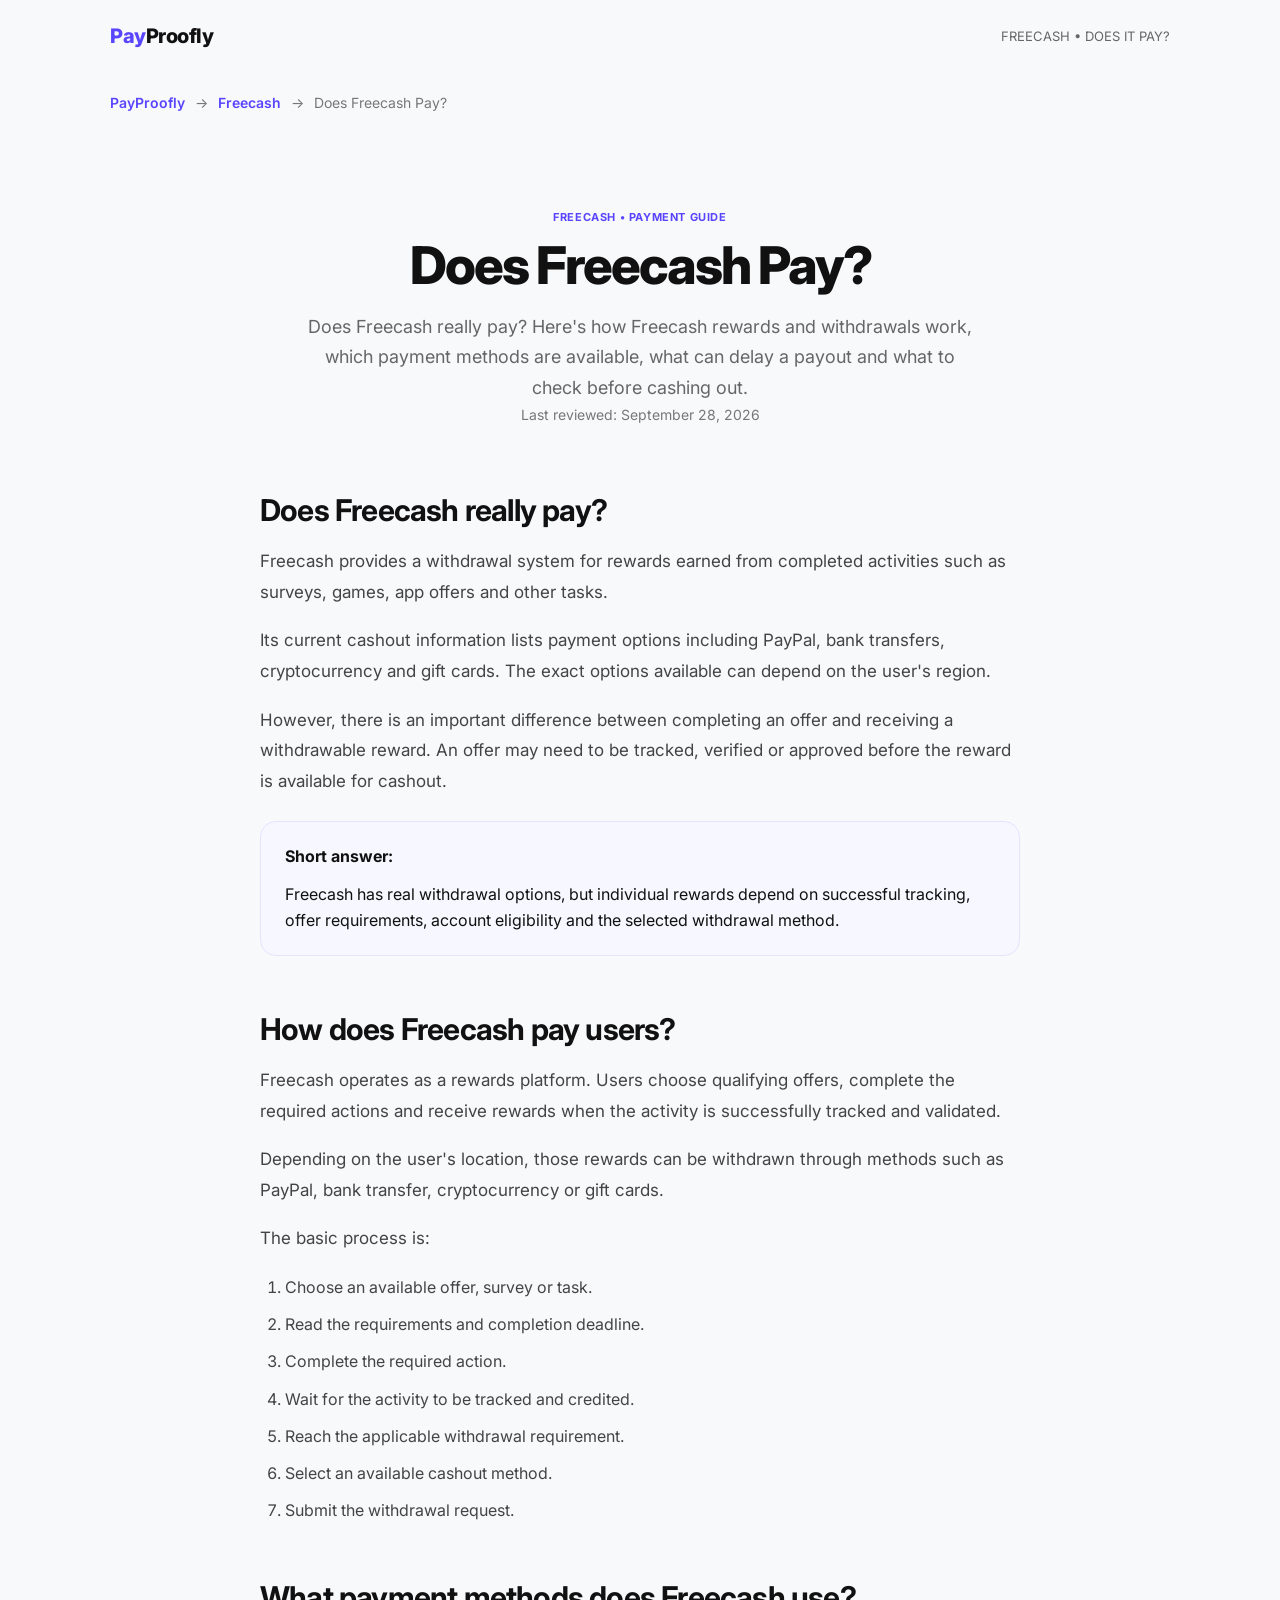
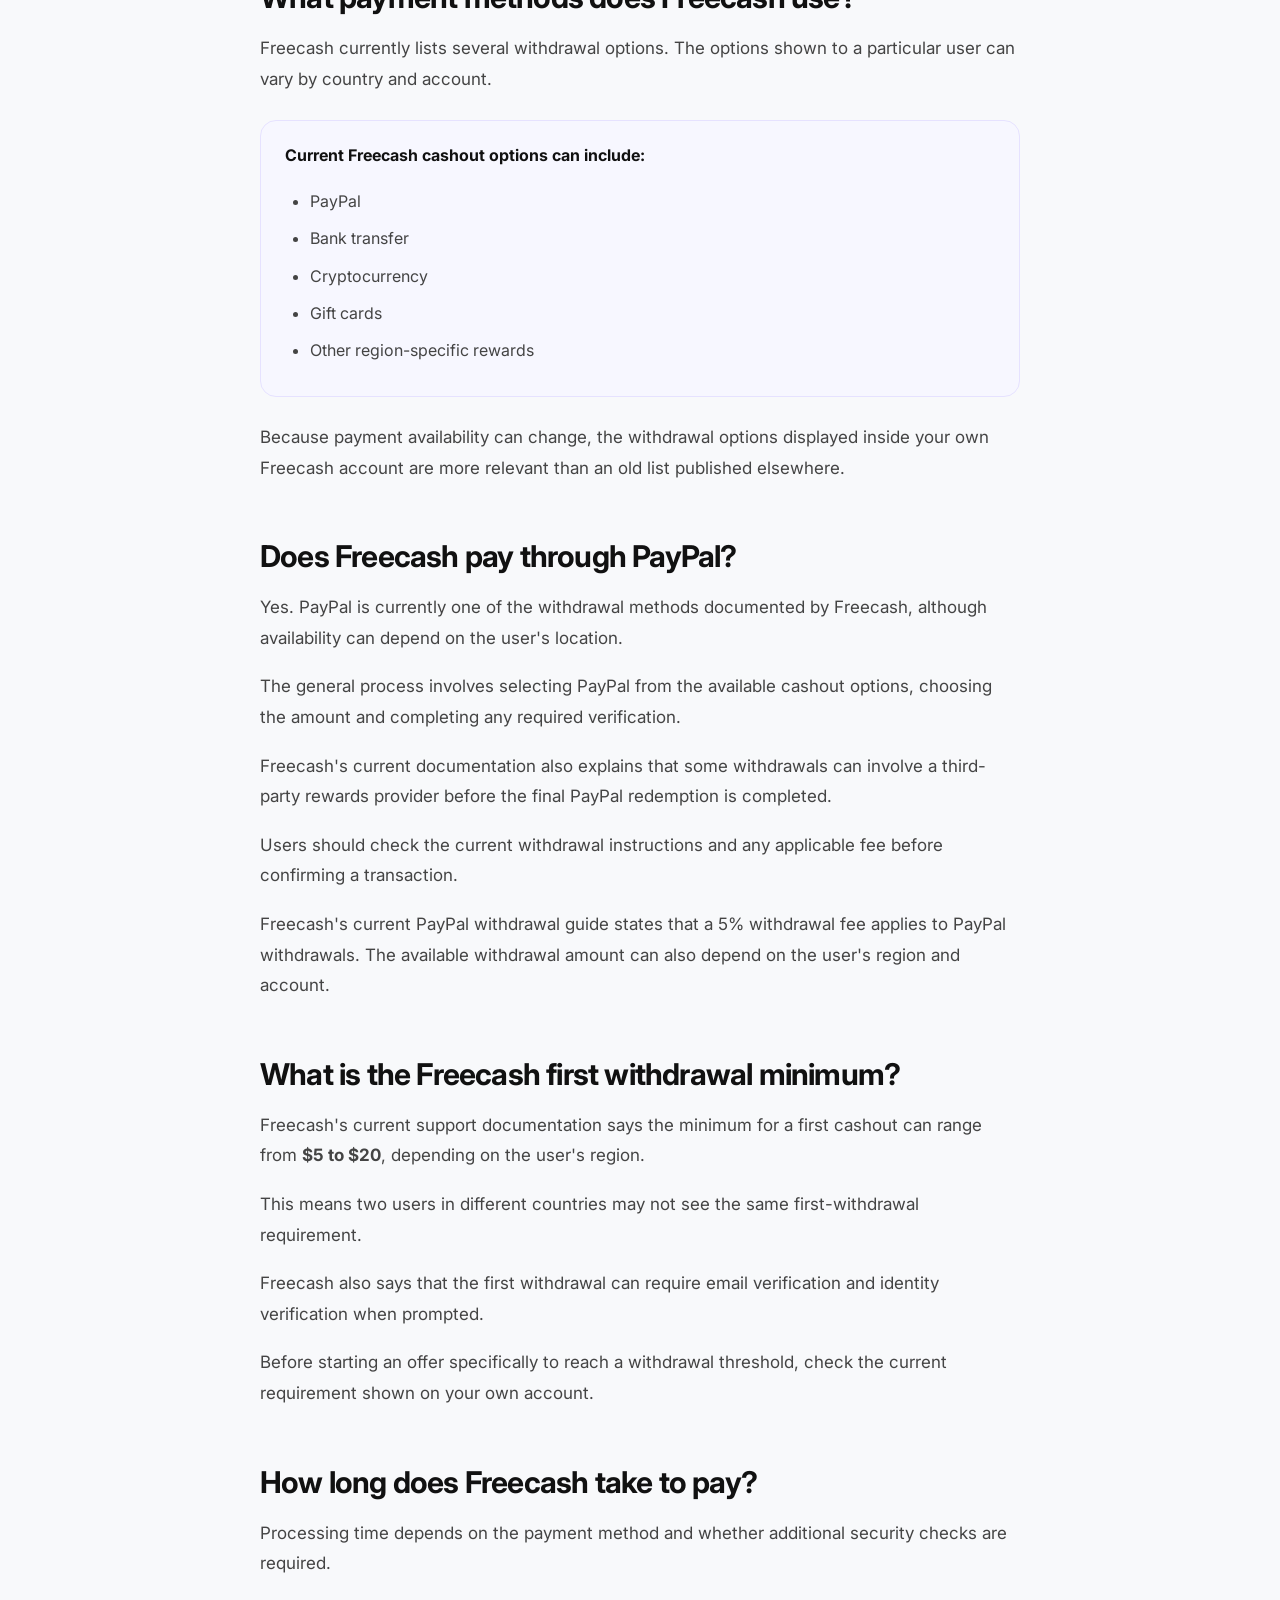
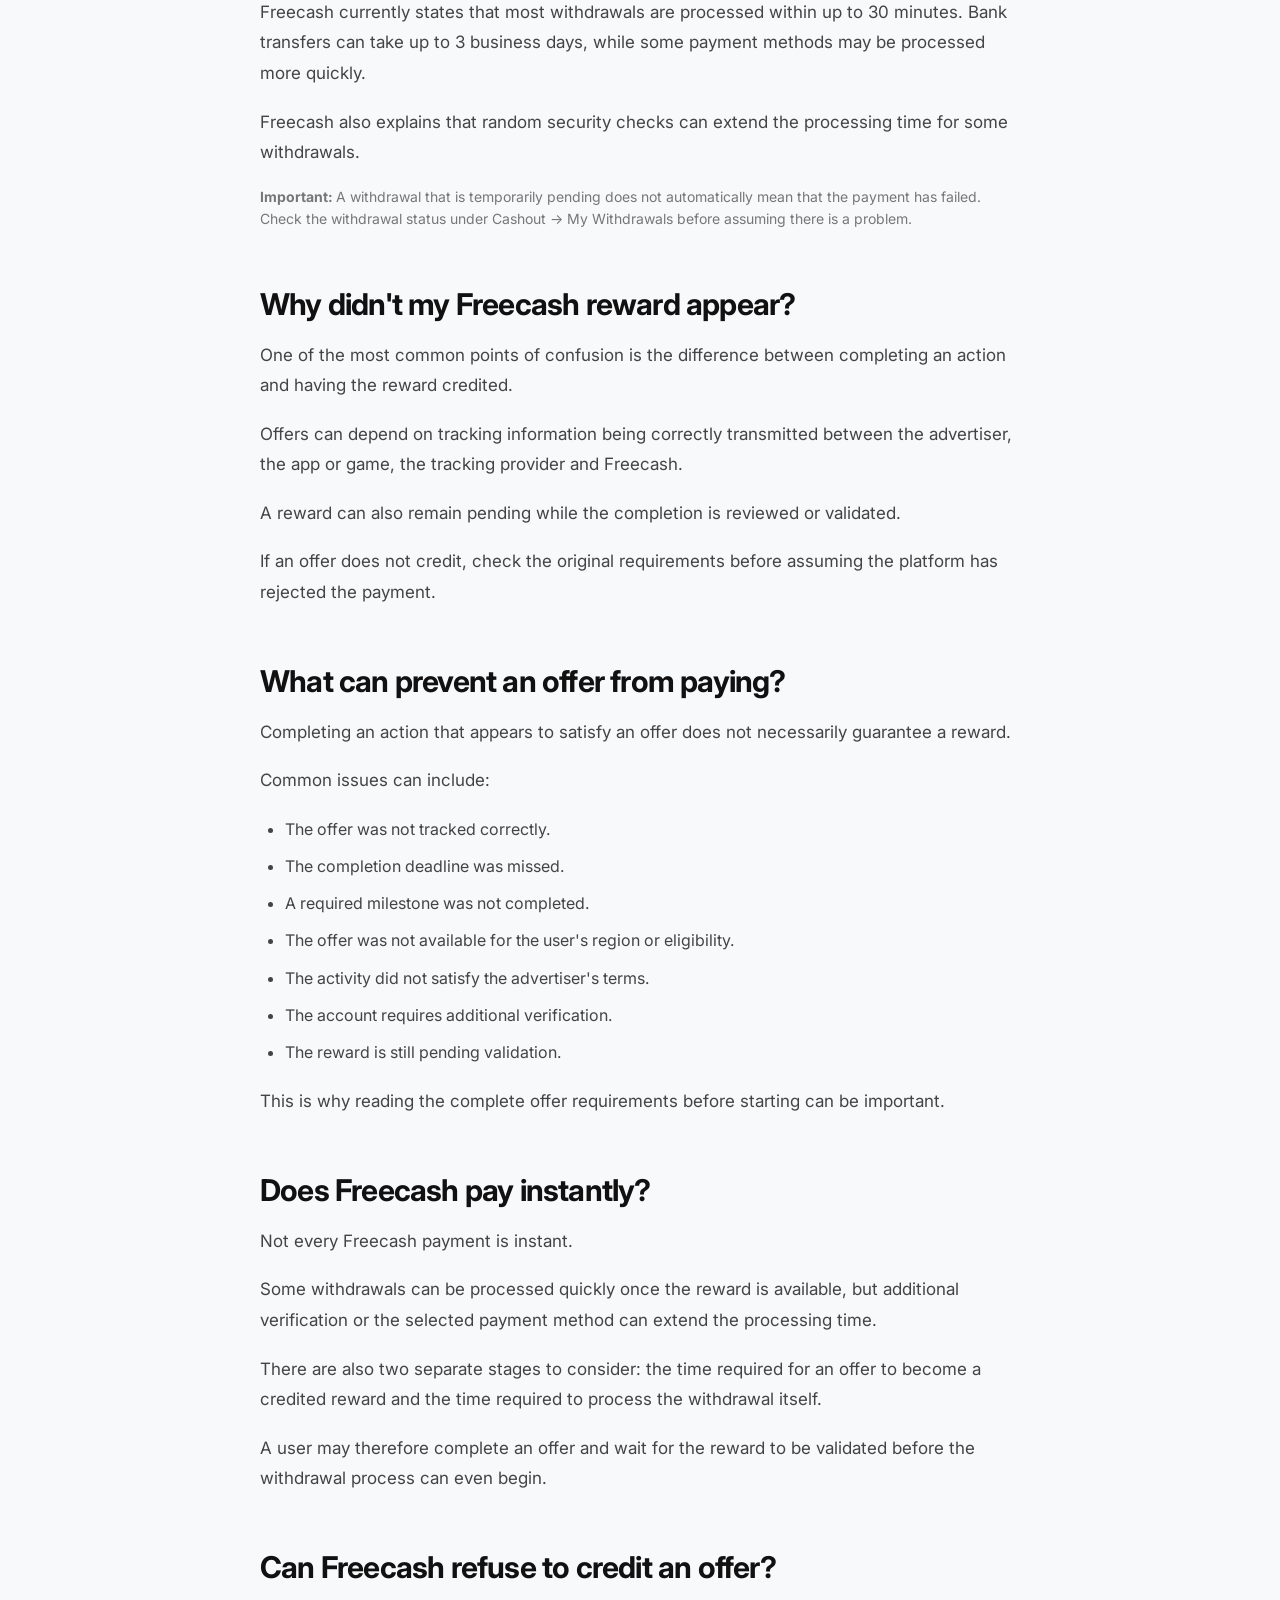
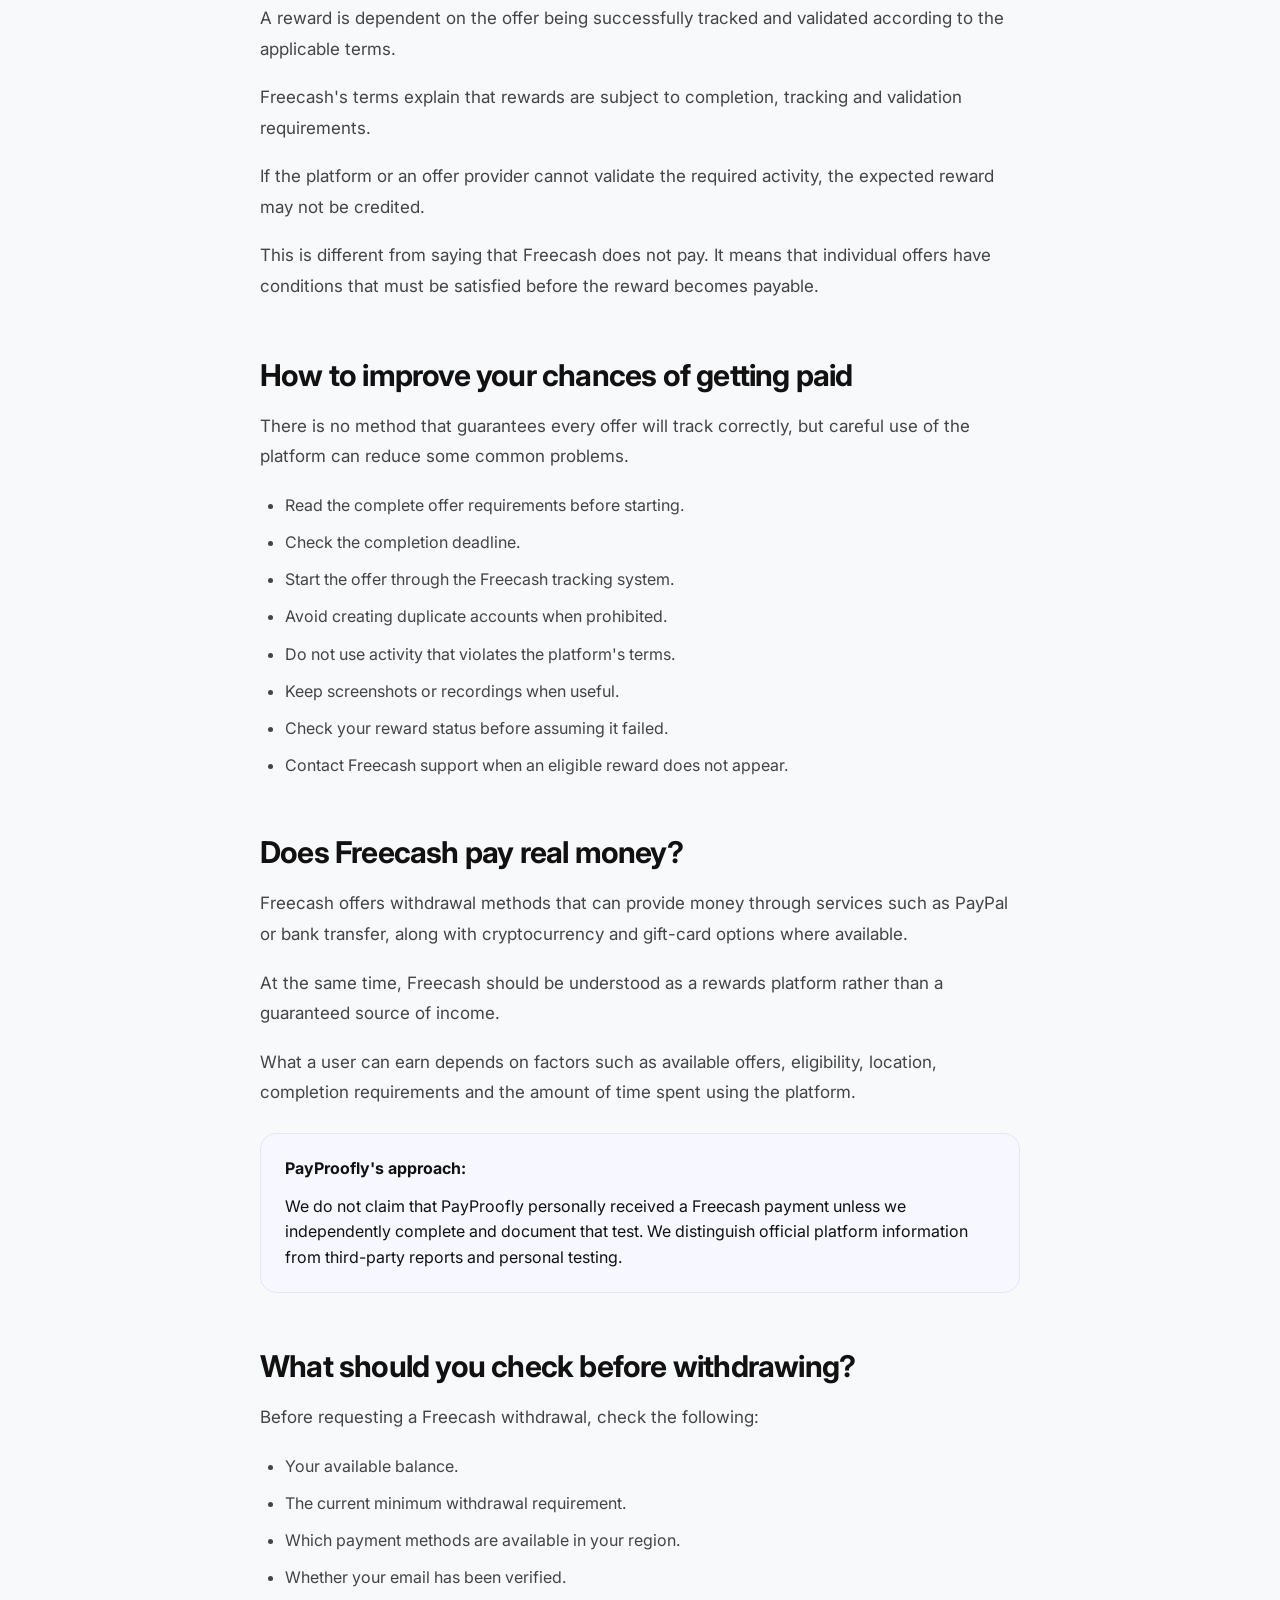
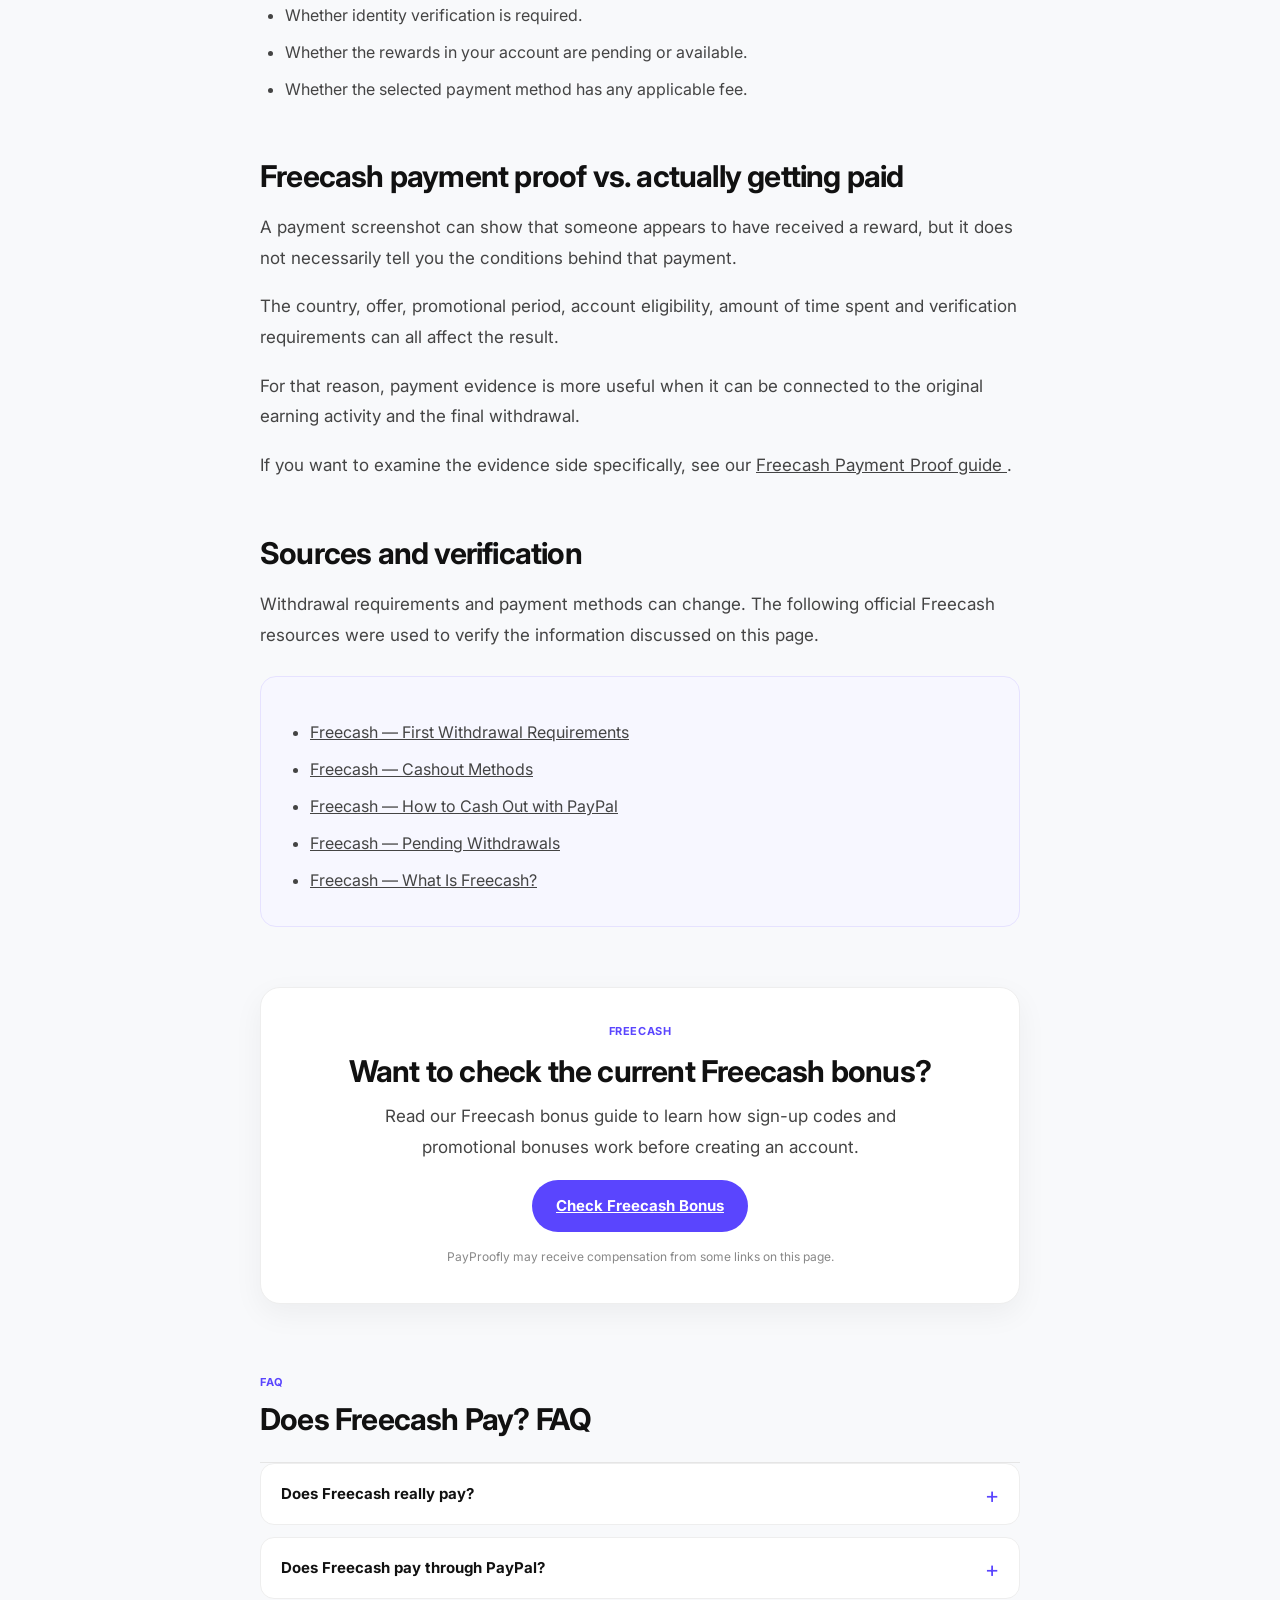
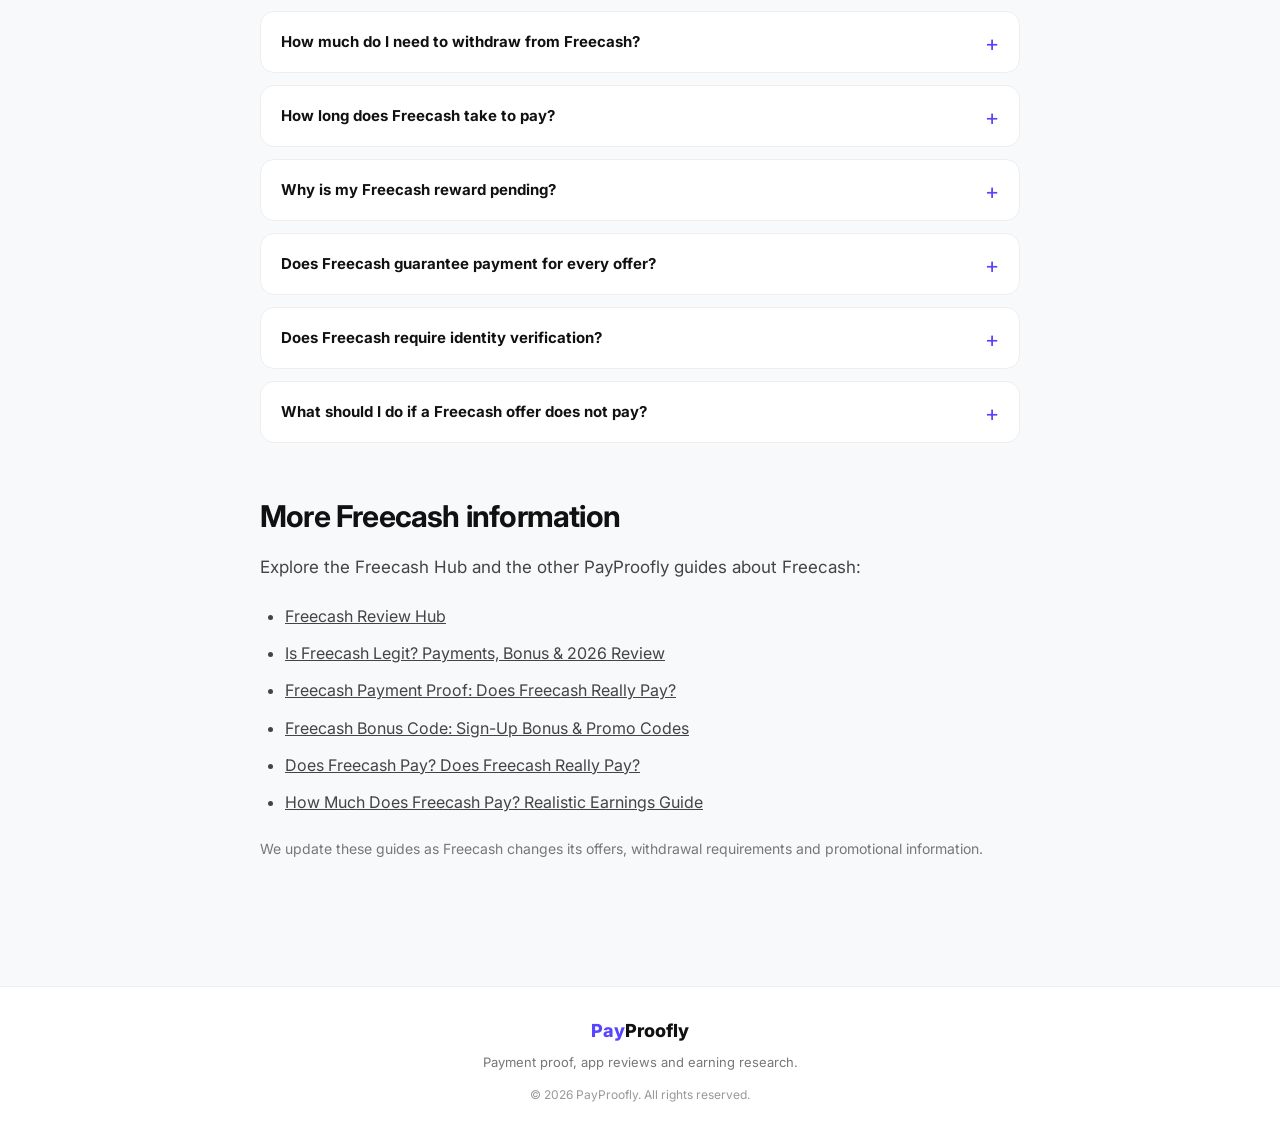
<file: freecash-does-it-pay/index.html>
<!DOCTYPE html>
<html lang="en">

<head>

    <meta charset="UTF-8">

    <meta name="viewport" content="width=device-width, initial-scale=1.0">

    <title>Does Freecash Pay? Does Freecash Really Pay? | PayProofly</title>

    <meta
        name="description"
        content="Does Freecash really pay? Learn how Freecash rewards, withdrawals and payment methods work, what can delay a payout and what to check before cashing out."
    >

    <meta name="robots" content="index, follow">

    <link
        rel="canonical"
        href="https://payproofly.pages.dev/freecash-does-it-pay/"
    >

    <meta property="og:type" content="article">

    <meta
        property="og:title"
        content="Does Freecash Pay? Does Freecash Really Pay?"
    >

    <meta
        property="og:description"
        content="Learn how Freecash pays users, how withdrawals work, what can delay rewards and what to check before cashing out."
    >

    <meta
        property="og:url"
        content="https://payproofly.pages.dev/freecash-does-it-pay/"
    >

    <meta property="og:site_name" content="PayProofly">

    <link
        rel="preconnect"
        href="https://fonts.googleapis.com"
    >

    <link
        rel="preconnect"
        href="https://fonts.gstatic.com"
        crossorigin
    >

    <link
        href="https://fonts.googleapis.com/css2?family=Inter:wght@400;500;600;700;800&display=swap"
        rel="stylesheet"
    >

    <link rel="stylesheet" href="../css/styles.css">

    <script type="application/ld+json">
    {
        "@context": "https://schema.org",
        "@type": "Article",
        "headline": "Does Freecash Pay? Does Freecash Really Pay?",
        "description": "A factual guide explaining how Freecash rewards and withdrawals work, what can delay payments and what users should check before cashing out.",
        "datePublished": "2026-09-28",
        "dateModified": "2026-09-28",
        "mainEntityOfPage": {
            "@type": "WebPage",
            "@id": "https://payproofly.pages.dev/freecash-does-it-pay/"
        },
        "author": {
            "@type": "Organization",
            "name": "PayProofly",
            "url": "https://payproofly.pages.dev/"
        },
        "publisher": {
            "@type": "Organization",
            "name": "PayProofly",
            "url": "https://payproofly.pages.dev/"
        }
    }
    </script>

    <script type="application/ld+json">
{
    "@context": "https://schema.org",
    "@type": "BreadcrumbList",
    "itemListElement": [
        {
            "@type": "ListItem",
            "position": 1,
            "name": "PayProofly",
            "item": "https://payproofly.pages.dev/"
        },
        {
            "@type": "ListItem",
            "position": 2,
            "name": "Freecash",
            "item": "https://payproofly.pages.dev/freecash/"
        },
        {
            "@type": "ListItem",
            "position": 3,
            "name": "Does Freecash Pay?"
        }
    ]
}
</script>

</head>

<body>

<header class="site-header">

    <a href="/" class="logo" aria-label="PayProofly Home">
        <span>Pay</span>Proofly
    </a>

    <div class="header-meta">
        FREECASH • DOES IT PAY?
    </div>

</header>


<main>

    <nav class="breadcrumb" aria-label="Breadcrumb">

    <a href="/">PayProofly</a>

    <span aria-hidden="true">→</span>

    <a href="/freecash/">Freecash</a>

    <span aria-hidden="true">→</span>

    <span>Does Freecash Pay?</span>

</nav>


    <section class="article-hero">

        <span class="section-label">
            FREECASH • PAYMENT GUIDE
        </span>

        <h1>
            Does Freecash Pay?
        </h1>

        <p>
            Does Freecash really pay? Here's how Freecash rewards and
            withdrawals work, which payment methods are available, what can
            delay a payout and what to check before cashing out.
        </p>

        <p class="note">
            Last reviewed: September 28, 2026
        </p>

    </section>


    <article class="article-content">


        <section>

            <h2>
                Does Freecash really pay?
            </h2>

            <p>
                Freecash provides a withdrawal system for rewards earned from
                completed activities such as surveys, games, app offers and
                other tasks.
            </p>

            <p>
                Its current cashout information lists payment options
                including PayPal, bank transfers, cryptocurrency and gift
                cards. The exact options available can depend on the user's
                region.
            </p>

            <p>
                However, there is an important difference between completing
                an offer and receiving a withdrawable reward. An offer may
                need to be tracked, verified or approved before the reward is
                available for cashout.
            </p>

            <div class="info-box">

                <strong>
                    Short answer:
                </strong>

                Freecash has real withdrawal options, but individual rewards
                depend on successful tracking, offer requirements, account
                eligibility and the selected withdrawal method.

            </div>

        </section>


        <section>

            <h2>
                How does Freecash pay users?
            </h2>

            <p>
                Freecash operates as a rewards platform. Users choose
                qualifying offers, complete the required actions and receive
                rewards when the activity is successfully tracked and
                validated.
            </p>

            <p>
                Depending on the user's location, those rewards can be
                withdrawn through methods such as PayPal, bank transfer,
                cryptocurrency or gift cards.
            </p>

            <p>
                The basic process is:
            </p>

            <ol>

                <li>
                    Choose an available offer, survey or task.
                </li>

                <li>
                    Read the requirements and completion deadline.
                </li>

                <li>
                    Complete the required action.
                </li>

                <li>
                    Wait for the activity to be tracked and credited.
                </li>

                <li>
                    Reach the applicable withdrawal requirement.
                </li>

                <li>
                    Select an available cashout method.
                </li>

                <li>
                    Submit the withdrawal request.
                </li>

            </ol>

        </section>


        <section>

            <h2>
                What payment methods does Freecash use?
            </h2>

            <p>
                Freecash currently lists several withdrawal options. The
                options shown to a particular user can vary by country and
                account.
            </p>

            <div class="info-box">

                <strong>
                    Current Freecash cashout options can include:
                </strong>

                <ul>

                    <li>
                        PayPal
                    </li>

                    <li>
                        Bank transfer
                    </li>

                    <li>
                        Cryptocurrency
                    </li>

                    <li>
                        Gift cards
                    </li>

                    <li>
                        Other region-specific rewards
                    </li>

                </ul>

            </div>

            <p>
                Because payment availability can change, the withdrawal
                options displayed inside your own Freecash account are more
                relevant than an old list published elsewhere.
            </p>

        </section>


        <section>

            <h2>
                Does Freecash pay through PayPal?
            </h2>

            <p>
                Yes. PayPal is currently one of the withdrawal methods
                documented by Freecash, although availability can depend on
                the user's location.
            </p>

            <p>
                The general process involves selecting PayPal from the
                available cashout options, choosing the amount and completing
                any required verification.
            </p>

            <p>
                Freecash's current documentation also explains that some
                withdrawals can involve a third-party rewards provider before
                the final PayPal redemption is completed.
            </p>

            <p>
                Users should check the current withdrawal instructions and
                any applicable fee before confirming a transaction.
            </p>
<p>
    Freecash's current PayPal withdrawal guide states that a 5% withdrawal
    fee applies to PayPal withdrawals. The available withdrawal amount can
    also depend on the user's region and account.
</p>
        </section>


        <section>

            <h2>
                What is the Freecash first withdrawal minimum?
            </h2>

            <p>
                Freecash's current support documentation says the minimum for
                a first cashout can range from <strong>$5 to $20</strong>,
                depending on the user's region.
            </p>

            <p>
                This means two users in different countries may not see the
                same first-withdrawal requirement.
            </p>

            <p>
                Freecash also says that the first withdrawal can require
                email verification and identity verification when prompted.
            </p>

            <p>
                Before starting an offer specifically to reach a withdrawal
                threshold, check the current requirement shown on your own
                account.
            </p>

        </section>


        <section>
<h2>
    How long does Freecash take to pay?
</h2>

<p>
    Processing time depends on the payment method and whether additional
    security checks are required.
</p>

<p>
    Freecash currently states that most withdrawals are processed within
    up to 30 minutes. Bank transfers can take up to 3 business days,
    while some payment methods may be processed more quickly.
</p>

<p>
    Freecash also explains that random security checks can extend the
    processing time for some withdrawals.
</p>

<div class="note">

    <strong>
        Important:
    </strong>

    A withdrawal that is temporarily pending does not automatically mean
    that the payment has failed. Check the withdrawal status under
    Cashout → My Withdrawals before assuming there is a problem.

</div>

        </section>


        <section>

            <h2>
                Why didn't my Freecash reward appear?
            </h2>

            <p>
                One of the most common points of confusion is the difference
                between completing an action and having the reward credited.
            </p>

            <p>
                Offers can depend on tracking information being correctly
                transmitted between the advertiser, the app or game, the
                tracking provider and Freecash.
            </p>

            <p>
                A reward can also remain pending while the completion is
                reviewed or validated.
            </p>

            <p>
                If an offer does not credit, check the original requirements
                before assuming the platform has rejected the payment.
            </p>

        </section>


        <section>

            <h2>
                What can prevent an offer from paying?
            </h2>

            <p>
                Completing an action that appears to satisfy an offer does
                not necessarily guarantee a reward.
            </p>

            <p>
                Common issues can include:
            </p>

            <ul>

                <li>
                    The offer was not tracked correctly.
                </li>

                <li>
                    The completion deadline was missed.
                </li>

                <li>
                    A required milestone was not completed.
                </li>

                <li>
                    The offer was not available for the user's region or
                    eligibility.
                </li>

                <li>
                    The activity did not satisfy the advertiser's terms.
                </li>

                <li>
                    The account requires additional verification.
                </li>

                <li>
                    The reward is still pending validation.
                </li>

            </ul>

            <p>
                This is why reading the complete offer requirements before
                starting can be important.
            </p>

        </section>


        <section>

            <h2>
                Does Freecash pay instantly?
            </h2>

            <p>
                Not every Freecash payment is instant.
            </p>

            <p>
                Some withdrawals can be processed quickly once the reward is
                available, but additional verification or the selected
                payment method can extend the processing time.
            </p>

            <p>
                There are also two separate stages to consider: the time
                required for an offer to become a credited reward and the time
                required to process the withdrawal itself.
            </p>

            <p>
                A user may therefore complete an offer and wait for the reward
                to be validated before the withdrawal process can even begin.
            </p>

        </section>


        <section>

            <h2>
                Can Freecash refuse to credit an offer?
            </h2>

            <p>
                A reward is dependent on the offer being successfully tracked
                and validated according to the applicable terms.
            </p>

            <p>
                Freecash's terms explain that rewards are subject to
                completion, tracking and validation requirements.
            </p>

            <p>
                If the platform or an offer provider cannot validate the
                required activity, the expected reward may not be credited.
            </p>

            <p>
                This is different from saying that Freecash does not pay.
                It means that individual offers have conditions that must be
                satisfied before the reward becomes payable.
            </p>

        </section>


        <section>

            <h2>
                How to improve your chances of getting paid
            </h2>

            <p>
                There is no method that guarantees every offer will track
                correctly, but careful use of the platform can reduce some
                common problems.
            </p>

            <ul>

                <li>
                    Read the complete offer requirements before starting.
                </li>

                <li>
                    Check the completion deadline.
                </li>

                <li>
                    Start the offer through the Freecash tracking system.
                </li>

                <li>
                    Avoid creating duplicate accounts when prohibited.
                </li>

                <li>
                    Do not use activity that violates the platform's terms.
                </li>

                <li>
                    Keep screenshots or recordings when useful.
                </li>

                <li>
                    Check your reward status before assuming it failed.
                </li>

                <li>
                    Contact Freecash support when an eligible reward does not
                    appear.
                </li>

            </ul>

        </section>


        <section>

            <h2>
                Does Freecash pay real money?
            </h2>

            <p>
                Freecash offers withdrawal methods that can provide money
                through services such as PayPal or bank transfer, along with
                cryptocurrency and gift-card options where available.
            </p>

            <p>
                At the same time, Freecash should be understood as a rewards
                platform rather than a guaranteed source of income.
            </p>

            <p>
                What a user can earn depends on factors such as available
                offers, eligibility, location, completion requirements and
                the amount of time spent using the platform.
            </p>

            <div class="info-box">

                <strong>
                    PayProofly's approach:
                </strong>

                We do not claim that PayProofly personally received a
                Freecash payment unless we independently complete and
                document that test. We distinguish official platform
                information from third-party reports and personal testing.

            </div>

        </section>


        <section>

            <h2>
                What should you check before withdrawing?
            </h2>

            <p>
                Before requesting a Freecash withdrawal, check the following:
            </p>

            <ul>

                <li>
                    Your available balance.
                </li>

                <li>
                    The current minimum withdrawal requirement.
                </li>

                <li>
                    Which payment methods are available in your region.
                </li>

                <li>
                    Whether your email has been verified.
                </li>

                <li>
                    Whether identity verification is required.
                </li>

                <li>
                    Whether the rewards in your account are pending or
                    available.
                </li>

                <li>
                    Whether the selected payment method has any applicable
                    fee.
                </li>

            </ul>

        </section>


        <section>

            <h2>
                Freecash payment proof vs. actually getting paid
            </h2>

            <p>
                A payment screenshot can show that someone appears to have
                received a reward, but it does not necessarily tell you the
                conditions behind that payment.
            </p>

            <p>
                The country, offer, promotional period, account eligibility,
                amount of time spent and verification requirements can all
                affect the result.
            </p>

            <p>
                For that reason, payment evidence is more useful when it can
                be connected to the original earning activity and the final
                withdrawal.
            </p>

            <p>
                If you want to examine the evidence side specifically, see
                our
                <a href="/freecash-payment-proof/">
                    Freecash Payment Proof guide
                </a>.
            </p>

        </section>


        <section>

            <h2>
                Sources and verification
            </h2>

            <p>
                Withdrawal requirements and payment methods can change.
                The following official Freecash resources were used to verify
                the information discussed on this page.
            </p>

            <div class="info-box">

                <ul>

                    <li>

                        <a
                            href="https://freecash.com/academy/en/support/withdrawal/issues/first-cashout-requirements"
                            target="_blank"
                            rel="noopener noreferrer"
                        >
                            Freecash — First Withdrawal Requirements
                        </a>

                    </li>

                    <li>

                        <a
                            href="https://freecash.com/en/cashout"
                            target="_blank"
                            rel="noopener noreferrer"
                        >
                            Freecash — Cashout Methods
                        </a>

                    </li>

                    <li>

                        <a
                            href="https://freecash.com/academy/en/support/withdrawal/cash/how-withdraw-to-paypal"
                            target="_blank"
                            rel="noopener noreferrer"
                        >
                            Freecash — How to Cash Out with PayPal
                        </a>

                    </li>

                    <li>

                        <a
                            href="https://freecash.com/academy/en/support/withdrawal/issues/why-withdrawal-pending"
                            target="_blank"
                            rel="noopener noreferrer"
                        >
                            Freecash — Pending Withdrawals
                        </a>

                    </li>

                    <li>

                        <a
                            href="https://freecash.com/academy/en/support/general/platform/what-is-freecash"
                            target="_blank"
                            rel="noopener noreferrer"
                        >
                            Freecash — What Is Freecash?
                        </a>

                    </li>

                </ul>

            </div>

        </section>


        <section class="cta-box">

            <span class="section-label">
                FREECASH
            </span>

            <h2>
                Want to check the current Freecash bonus?
            </h2>

            <p>
                Read our Freecash bonus guide to learn how sign-up codes and
                promotional bonuses work before creating an account.
            </p>

            <a
                href="/freecash-bonus/"
                class="primary-button"
            >
                Check Freecash Bonus
            </a>

            <p class="cta-note">
                PayProofly may receive compensation from some links
                on this page.
            </p>

        </section>


        <section class="faq">

            <div class="faq-heading">

                <span class="section-label">
                    FAQ
                </span>

                <h2>
                    Does Freecash Pay? FAQ
                </h2>

            </div>


            <div class="faq-list">

                <details>

                    <summary>
                        Does Freecash really pay?
                    </summary>

                    <p>
                        Freecash provides withdrawal options for eligible
                        rewards. Available payment methods and requirements
                        vary by region and account.
                    </p>

                </details>


                <details>

                    <summary>
                        Does Freecash pay through PayPal?
                    </summary>

                    <p>
                        Yes. PayPal is currently listed as a Freecash
                        withdrawal option, although availability can depend
                        on the user's location.
                    </p>

                </details>


                <details>

                    <summary>
                        How much do I need to withdraw from Freecash?
                    </summary>

                    <p>
                        Freecash currently states that the first withdrawal
                        minimum can range from $5 to $20 depending on the
                        user's region.
                    </p>

                </details>


                <details>

                    <summary>
                        How long does Freecash take to pay?
                    </summary>

                    <p>
                        Processing time depends on the payment method and
                        whether additional verification is required. Some
                        withdrawals can be processed quickly, while certain
                        bank-transfer methods can take several business days.
                    </p>

                </details>


                <details>

                    <summary>
                        Why is my Freecash reward pending?
                    </summary>

                    <p>
                        A reward can remain pending while the completed offer
                        is tracked or validated. Some offers can require
                        additional verification before the reward becomes
                        available.
                    </p>

                </details>


                <details>

                    <summary>
                        Does Freecash guarantee payment for every offer?
                    </summary>

                    <p>
                        No. Individual rewards depend on successful tracking
                        and validation of the specific offer requirements.
                    </p>

                </details>


                <details>

                    <summary>
                        Does Freecash require identity verification?
                    </summary>

                    <p>
                        Freecash can require identity verification, including
                        during a first withdrawal when prompted.
                    </p>

                </details>


                <details>

                    <summary>
                        What should I do if a Freecash offer does not pay?
                    </summary>

                    <p>
                        Check the original offer requirements, keep evidence
                        of your progress and use Freecash's support process if
                        the reward does not appear as expected.
                    </p>

                </details>

            </div>

        </section>


     <!-- RELATED -->
<section>
    <h2>
        More Freecash information
    </h2>

    <p>
        Explore the Freecash Hub and the other PayProofly guides about Freecash:
    </p>

    <ul>
        <li>
            <a href="/freecash/">
                Freecash Review Hub
            </a>
        </li>

        <li>
            <a href="/freecash-is-it-legit/">
                Is Freecash Legit? Payments, Bonus & 2026 Review
            </a>
        </li>

        <li>
            <a href="/freecash-payment-proof/">
                Freecash Payment Proof: Does Freecash Really Pay?
            </a>
        </li>

        <li>
            <a href="/freecash-bonus/">
                Freecash Bonus Code: Sign-Up Bonus & Promo Codes
            </a>
        </li>

        <li>
            <a href="/freecash-does-it-pay/">
                Does Freecash Pay? Does Freecash Really Pay?
            </a>
        </li>

        <li>
            <a href="/freecash-how-much-does-it-pay/">
                How Much Does Freecash Pay? Realistic Earnings Guide
            </a>
        </li>
    </ul>

    <p class="note">
        We update these guides as Freecash changes its offers,
        withdrawal requirements and promotional information.
    </p>
</section>


    </article>

</main>


<footer class="site-footer">

    <div class="footer-inner">

        <div class="footer-logo">
            <span>Pay</span>Proofly
        </div>

        <p>
            Payment proof, app reviews and earning research.
        </p>

        <div class="footer-copy">
            © 2026 PayProofly. All rights reserved.
        </div>

    </div>

</footer>


</body>

</html>
</file>
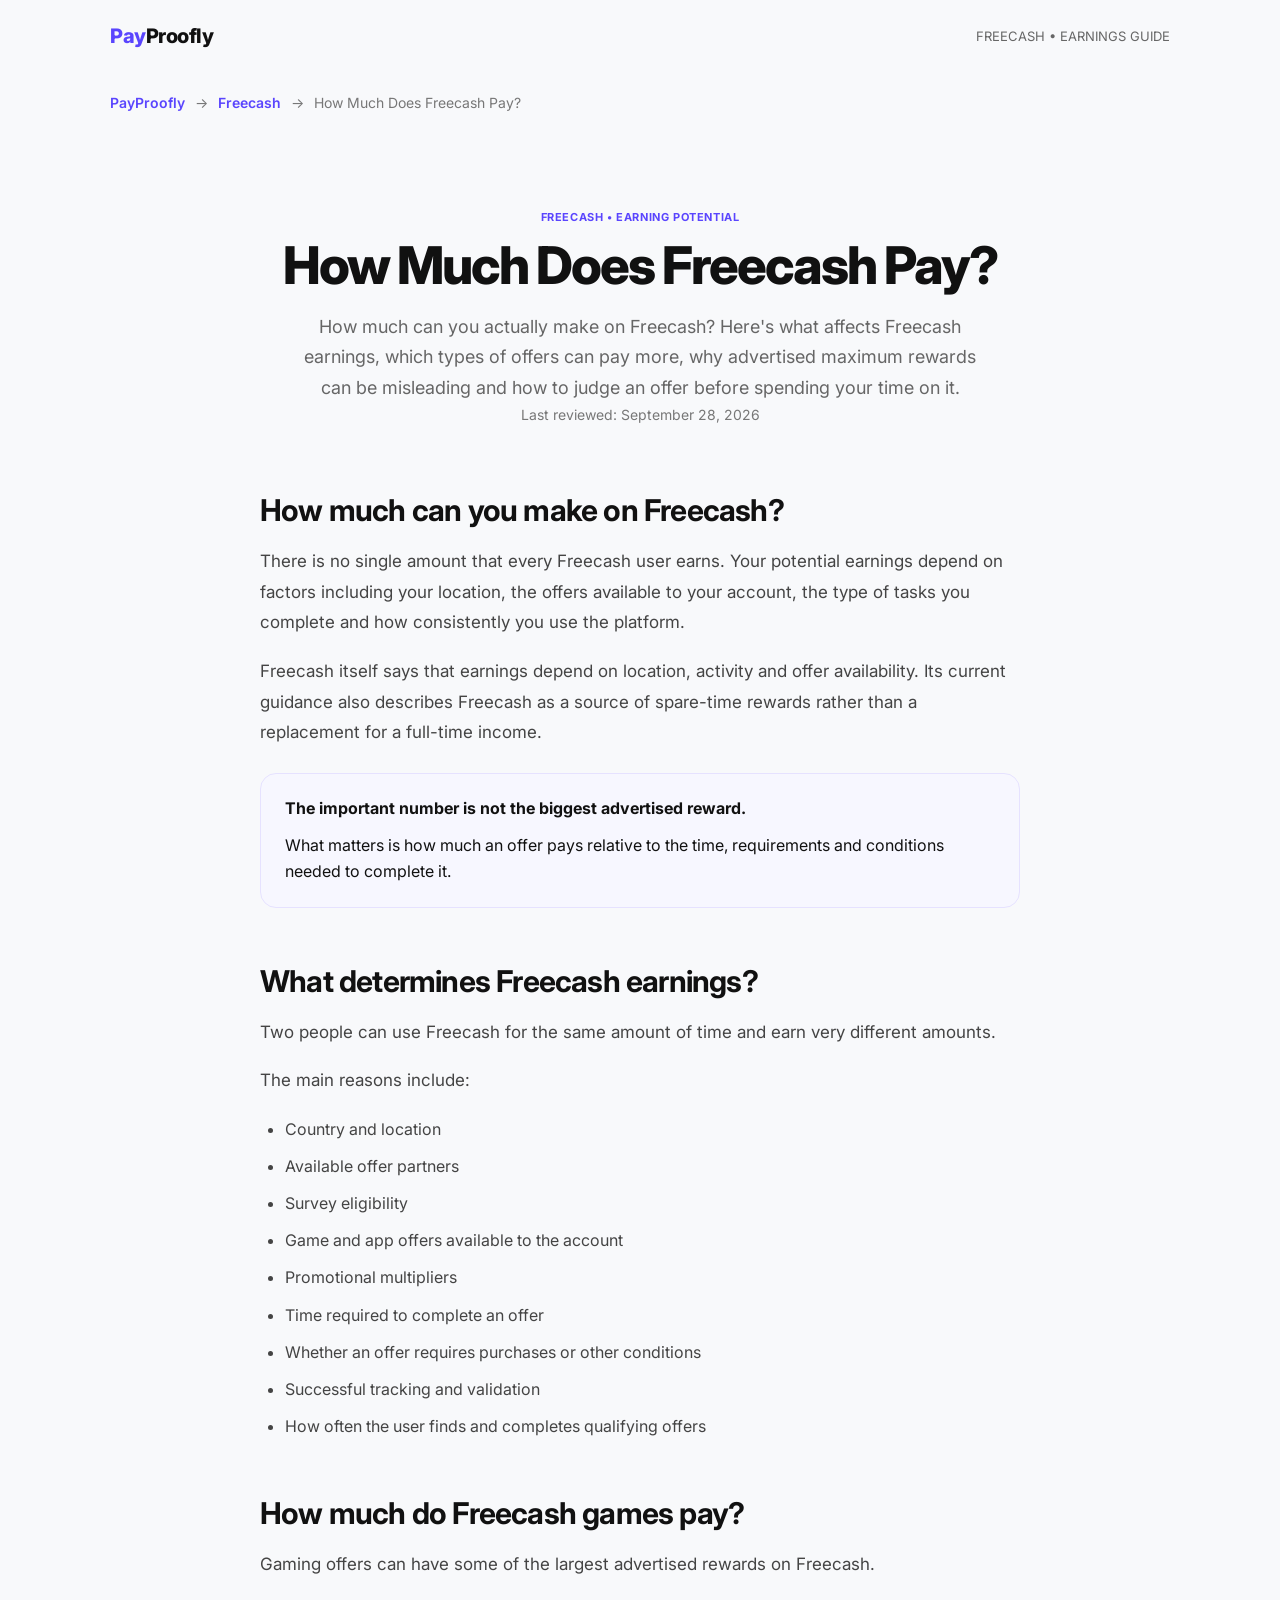
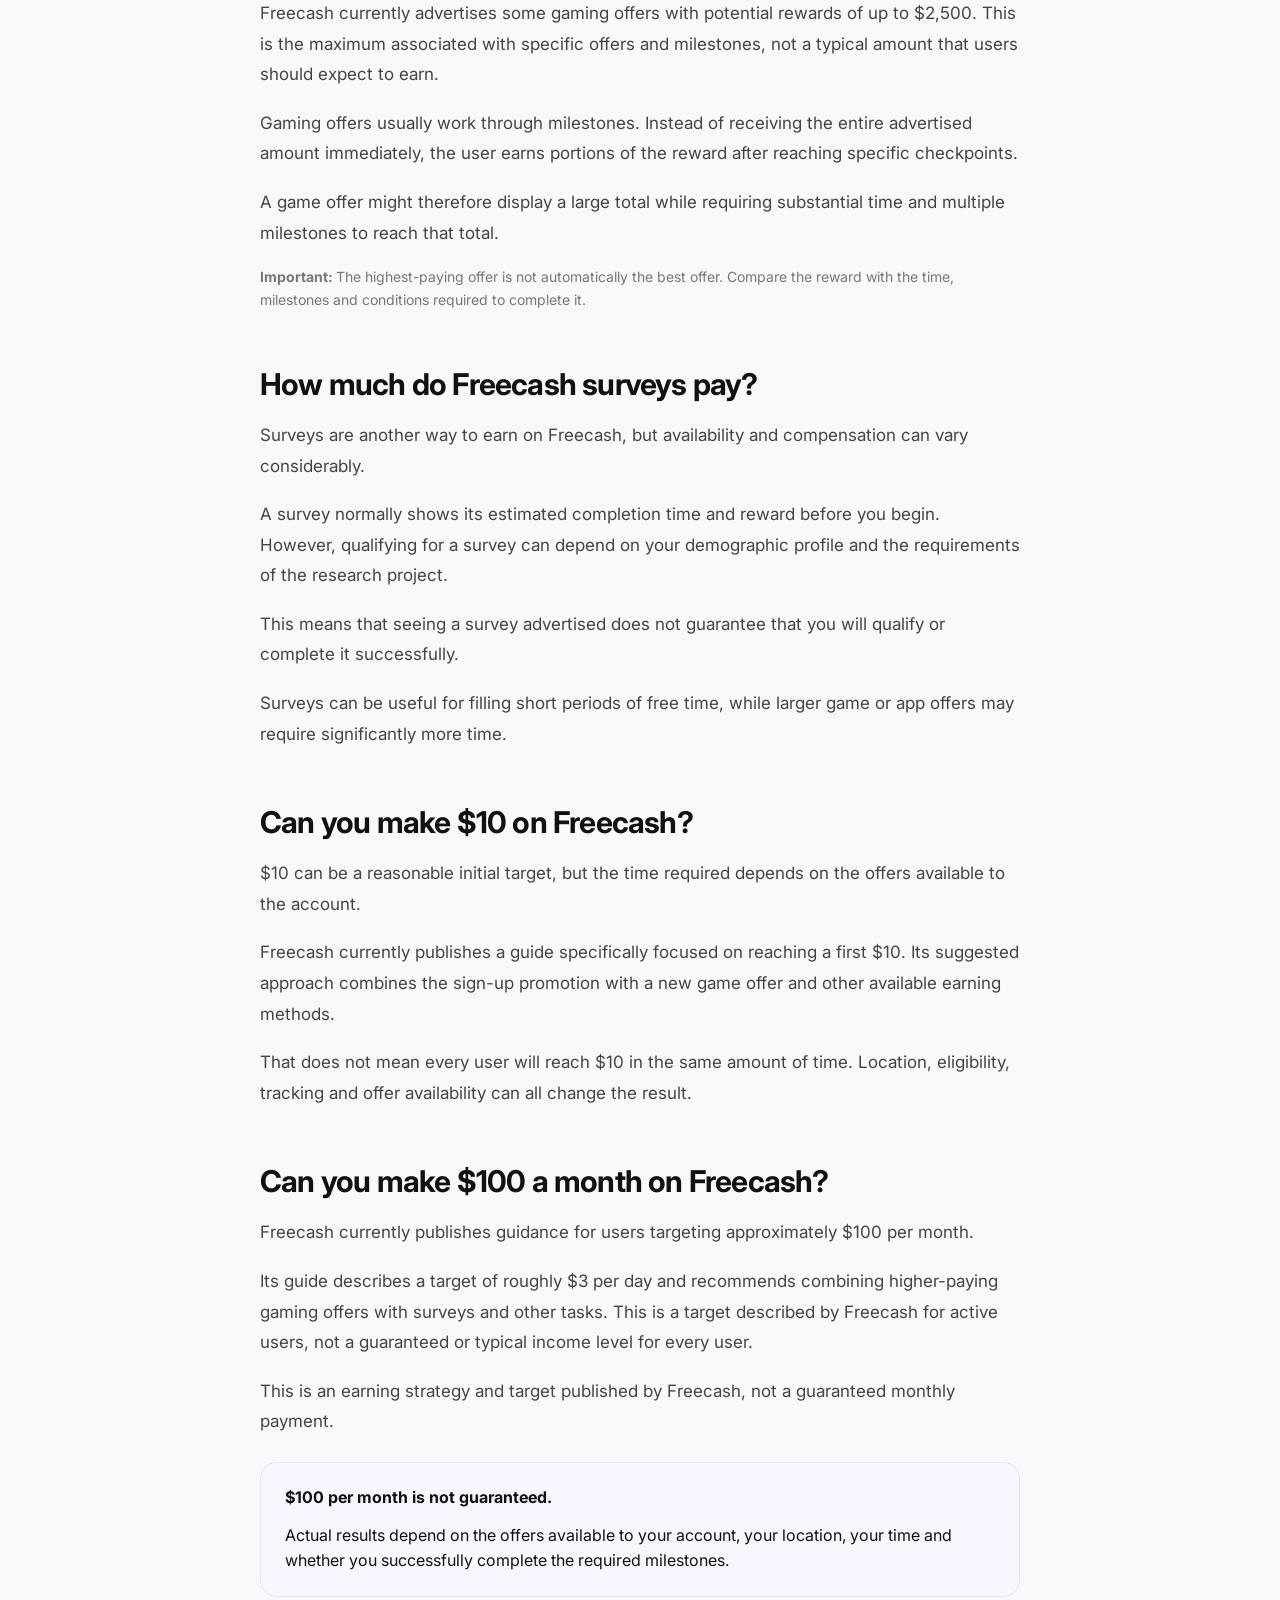
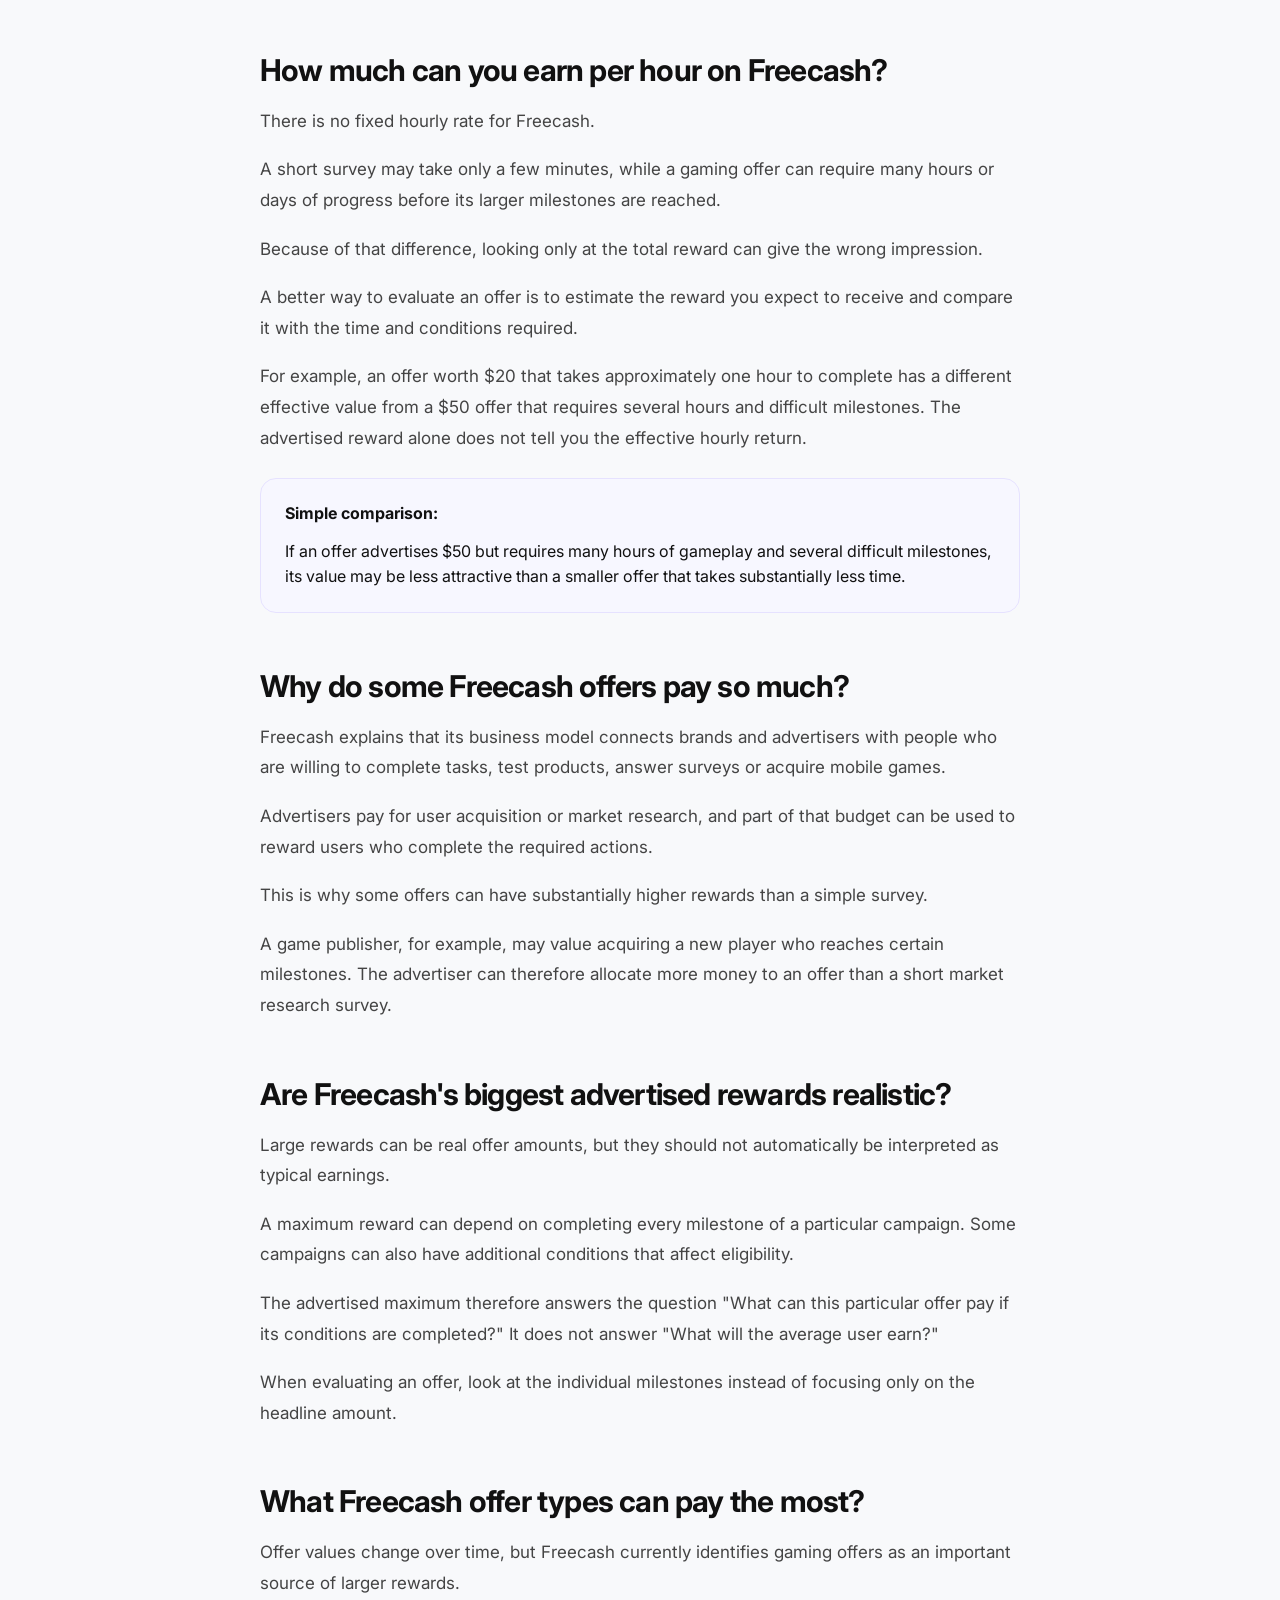
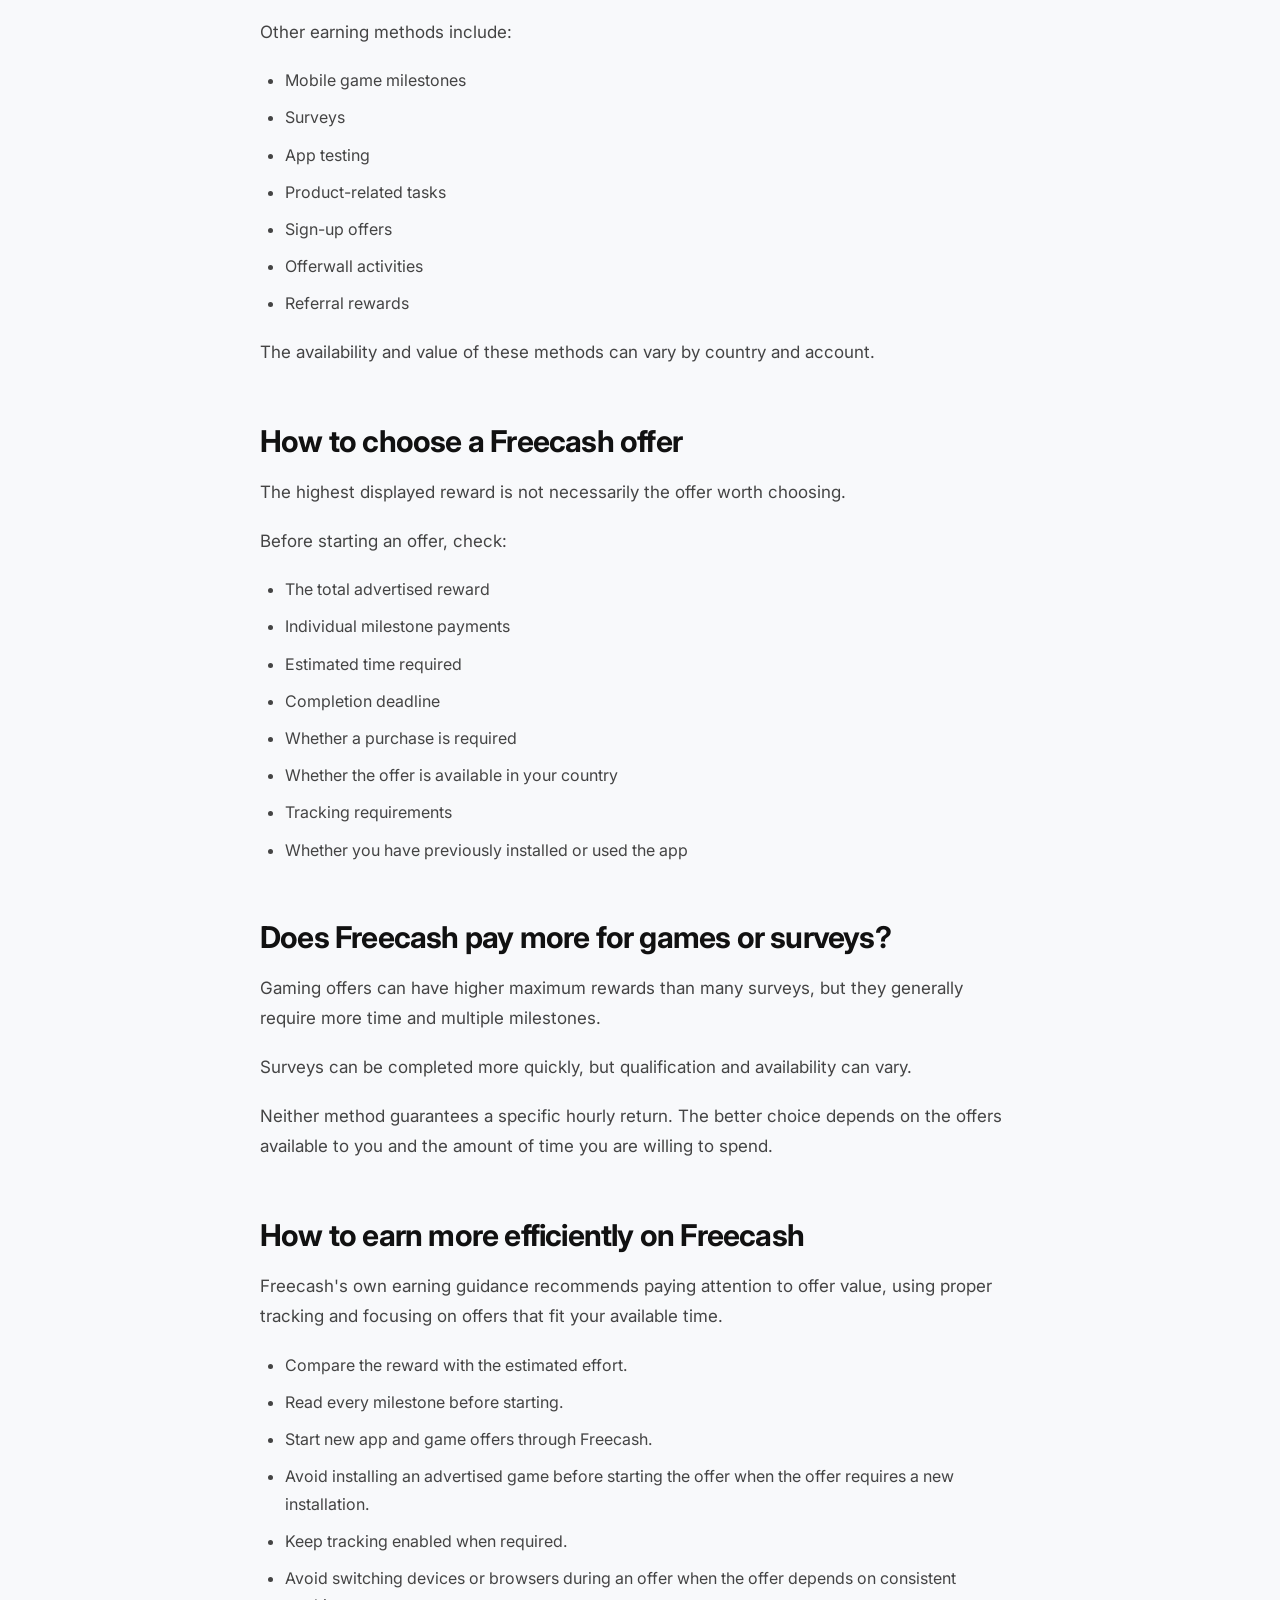
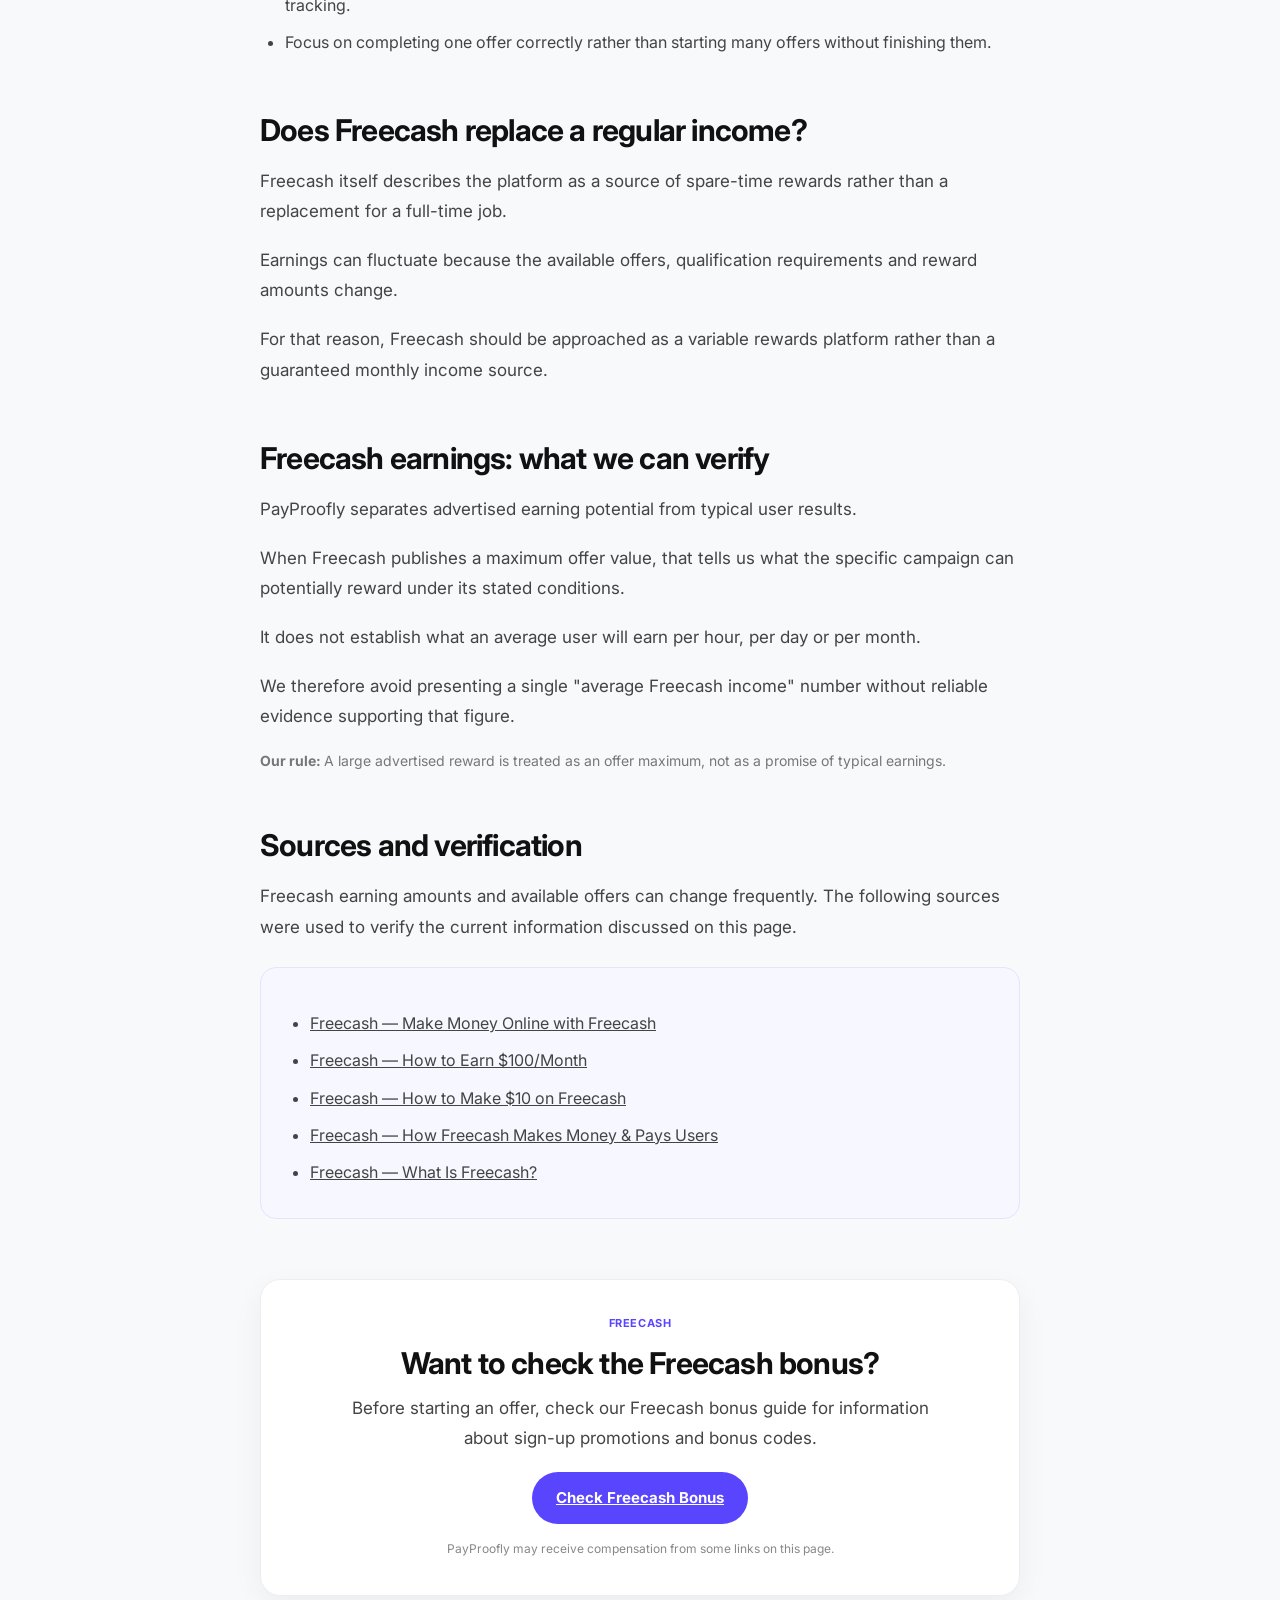
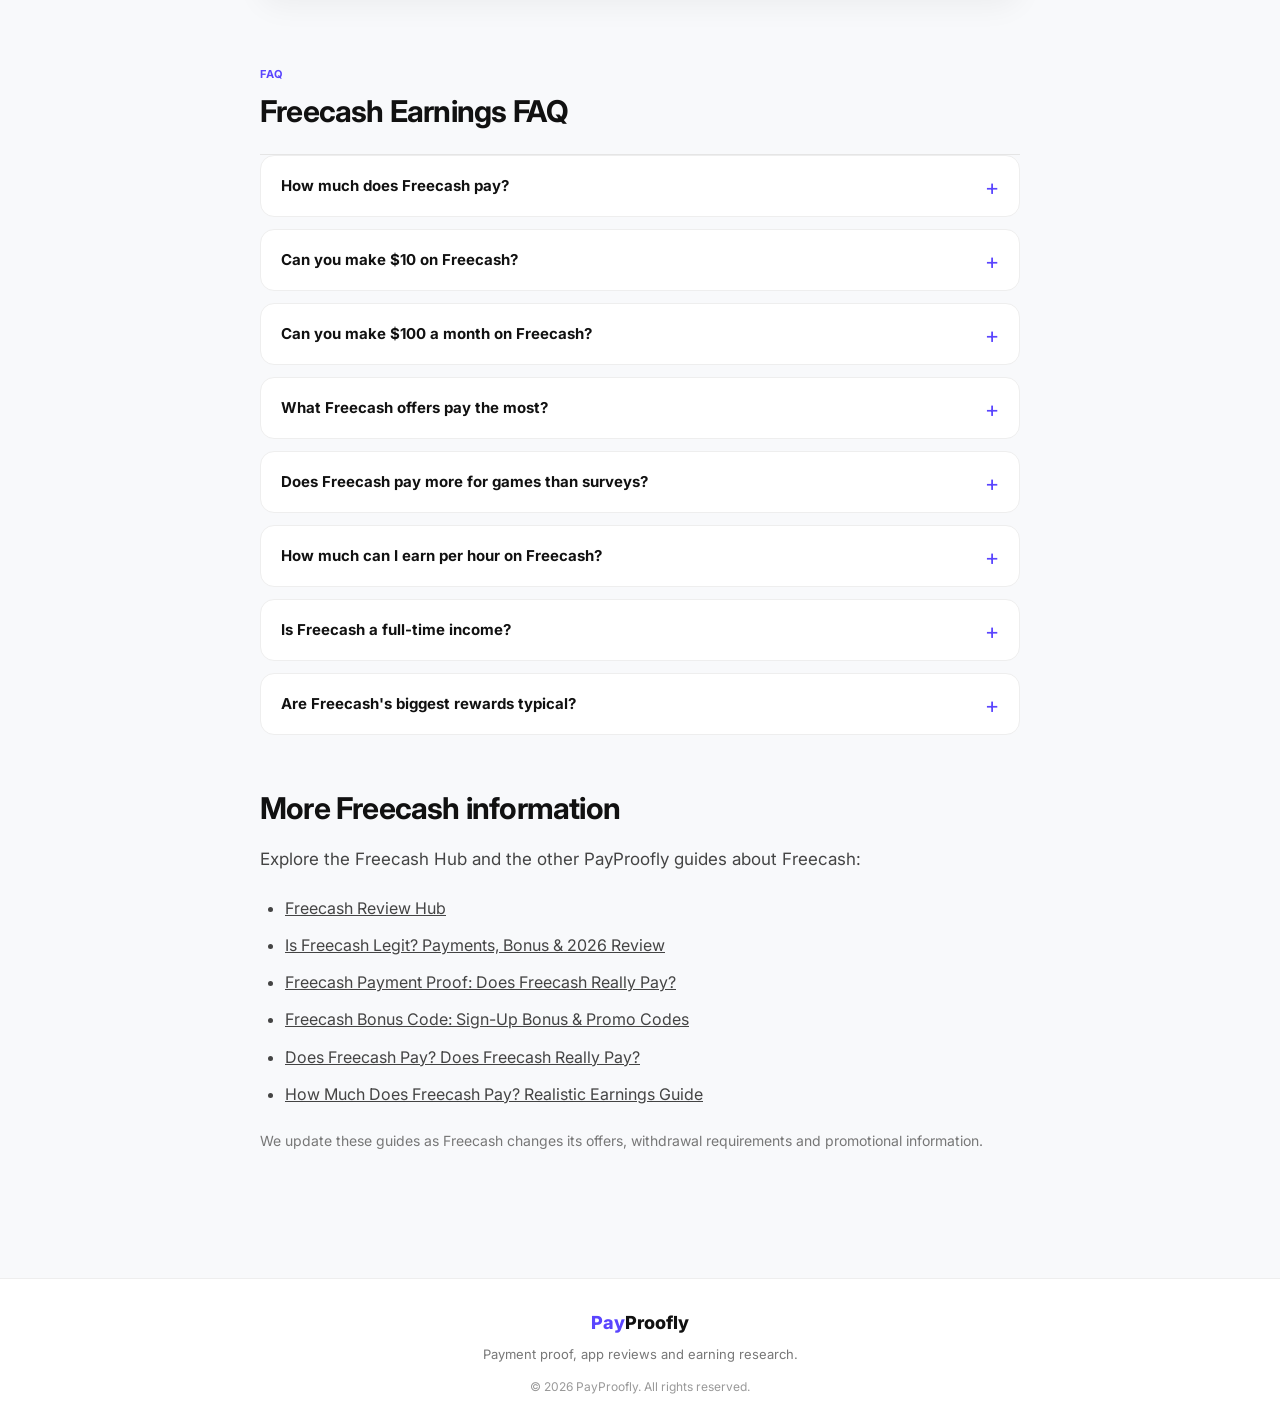
<file: freecash-how-much-does-it-pay/index.html>
<!DOCTYPE html>

<html lang="en">

<head>

    <meta charset="UTF-8">

    <meta name="viewport" content="width=device-width, initial-scale=1.0">

    <title>How Much Does Freecash Pay? Realistic Earnings Guide | PayProofly</title>

    <meta
        name="description"
        content="How much does Freecash pay? Learn what affects Freecash earnings, how much different offers can pay, realistic earning expectations and how to evaluate an offer before starting."
    >

    <meta name="robots" content="index, follow">

    <link
        rel="canonical"
        href="https://payproofly.pages.dev/freecash-how-much-does-it-pay/"
    >

    <meta property="og:type" content="article">

    <meta
        property="og:title"
        content="How Much Does Freecash Pay? Realistic Earnings Guide"
    >

    <meta
        property="og:description"
        content="See what affects Freecash earnings, which activities can pay more and why advertised maximum rewards are not typical earnings."
    >

    <meta
        property="og:url"
        content="https://payproofly.pages.dev/freecash-how-much-does-it-pay/"
    >

    <meta property="og:site_name" content="PayProofly">

    <link
        rel="preconnect"
        href="https://fonts.googleapis.com"
    >

    <link
        rel="preconnect"
        href="https://fonts.gstatic.com"
        crossorigin
    >

    <link
        href="https://fonts.googleapis.com/css2?family=Inter:wght@400;500;600;700;800&display=swap"
        rel="stylesheet"
    >

    <link rel="stylesheet" href="../css/styles.css">


    <script type="application/ld+json">
    {
        "@context": "https://schema.org",
        "@type": "Article",
        "headline": "How Much Does Freecash Pay? Realistic Earnings Guide",
        "description": "A factual guide explaining Freecash earning potential, offer types and the factors that affect how much users can earn.",
        "datePublished": "2026-09-28",
        "dateModified": "2026-09-28",
        "mainEntityOfPage": {
            "@type": "WebPage",
            "@id": "https://payproofly.pages.dev/freecash-how-much-does-it-pay/"
        },
        "author": {
            "@type": "Organization",
            "name": "PayProofly",
            "url": "https://payproofly.pages.dev/"
        },
        "publisher": {
            "@type": "Organization",
            "name": "PayProofly",
            "url": "https://payproofly.pages.dev/"
        }
    }
    </script>


    <script type="application/ld+json">
{
    "@context": "https://schema.org",
    "@type": "BreadcrumbList",
    "itemListElement": [
        {
            "@type": "ListItem",
            "position": 1,
            "name": "PayProofly",
            "item": "https://payproofly.pages.dev/"
        },
        {
            "@type": "ListItem",
            "position": 2,
            "name": "Freecash",
            "item": "https://payproofly.pages.dev/freecash/"
        },
        {
            "@type": "ListItem",
            "position": 3,
            "name": "How Much Does Freecash Pay?"
        }
    ]
}
</script>

</head>


<body>


<header class="site-header">

    <a href="/" class="logo" aria-label="PayProofly Home">

        <span>Pay</span>Proofly

    </a>

    <div class="header-meta">
        FREECASH • EARNINGS GUIDE
    </div>

</header>


<main>


    <nav class="breadcrumb" aria-label="Breadcrumb">

    <a href="/">PayProofly</a>

    <span aria-hidden="true">→</span>

    <a href="/freecash/">Freecash</a>

    <span aria-hidden="true">→</span>

    <span>How Much Does Freecash Pay?</span>

</nav>


    <section class="article-hero">

        <span class="section-label">
            FREECASH • EARNING POTENTIAL
        </span>

        <h1>
            How Much Does Freecash Pay?
        </h1>

        <p>
            How much can you actually make on Freecash? Here's what affects
            Freecash earnings, which types of offers can pay more, why
            advertised maximum rewards can be misleading and how to judge
            an offer before spending your time on it.
        </p>

        <p class="note">
            Last reviewed: September 28, 2026
        </p>

    </section>


    <article class="article-content">


        <section>

            <h2>
                How much can you make on Freecash?
            </h2>

            <p>
                There is no single amount that every Freecash user earns.
                Your potential earnings depend on factors including your
                location, the offers available to your account, the type of
                tasks you complete and how consistently you use the platform.
            </p>

            <p>
                Freecash itself says that earnings depend on location,
                activity and offer availability. Its current guidance also
                describes Freecash as a source of spare-time rewards rather
                than a replacement for a full-time income.
            </p>

            <div class="info-box">

                <strong>
                    The important number is not the biggest advertised reward.
                </strong>

                What matters is how much an offer pays relative to the time,
                requirements and conditions needed to complete it.

            </div>

        </section>


        <section>

            <h2>
                What determines Freecash earnings?
            </h2>

            <p>
                Two people can use Freecash for the same amount of time and
                earn very different amounts.
            </p>

            <p>
                The main reasons include:
            </p>

            <ul>

                <li>
                    Country and location
                </li>

                <li>
                    Available offer partners
                </li>

                <li>
                    Survey eligibility
                </li>

                <li>
                    Game and app offers available to the account
                </li>

                <li>
                    Promotional multipliers
                </li>

                <li>
                    Time required to complete an offer
                </li>

                <li>
                    Whether an offer requires purchases or other conditions
                </li>

                <li>
                    Successful tracking and validation
                </li>

                <li>
                    How often the user finds and completes qualifying offers
                </li>

            </ul>

        </section>


        <section>

            <h2>
                How much do Freecash games pay?
            </h2>

            <p>
                Gaming offers can have some of the largest advertised rewards
                on Freecash.
            </p>

           <p>
    Freecash currently advertises some gaming offers with potential
    rewards of up to $2,500. This is the maximum associated with
    specific offers and milestones, not a typical amount that users
    should expect to earn.
</p>

            <p>
                Gaming offers usually work through milestones. Instead of
                receiving the entire advertised amount immediately, the user
                earns portions of the reward after reaching specific
                checkpoints.
            </p>

            <p>
                A game offer might therefore display a large total while
                requiring substantial time and multiple milestones to reach
                that total.
            </p>

            <div class="note">

                <strong>
                    Important:
                </strong>

                The highest-paying offer is not automatically the best offer.
                Compare the reward with the time, milestones and conditions
                required to complete it.

            </div>

        </section>


        <section>

            <h2>
                How much do Freecash surveys pay?
            </h2>

            <p>
                Surveys are another way to earn on Freecash, but availability
                and compensation can vary considerably.
            </p>

            <p>
                A survey normally shows its estimated completion time and
                reward before you begin. However, qualifying for a survey can
                depend on your demographic profile and the requirements of
                the research project.
            </p>

            <p>
                This means that seeing a survey advertised does not guarantee
                that you will qualify or complete it successfully.
            </p>

            <p>
                Surveys can be useful for filling short periods of free time,
                while larger game or app offers may require significantly more
                time.
            </p>

        </section>


        <section>

            <h2>
                Can you make $10 on Freecash?
            </h2>

            <p>
                $10 can be a reasonable initial target, but the time required
                depends on the offers available to the account.
            </p>

            <p>
                Freecash currently publishes a guide specifically focused on
                reaching a first $10. Its suggested approach combines the
                sign-up promotion with a new game offer and other available
                earning methods.
            </p>

            <p>
                That does not mean every user will reach $10 in the same
                amount of time. Location, eligibility, tracking and offer
                availability can all change the result.
            </p>

        </section>


        <section>

            <h2>
                Can you make $100 a month on Freecash?
            </h2>

            <p>
                Freecash currently publishes guidance for users targeting
                approximately $100 per month.
            </p>

            <p>
    Its guide describes a target of roughly $3 per day and recommends
    combining higher-paying gaming offers with surveys and other tasks.
    This is a target described by Freecash for active users, not a
    guaranteed or typical income level for every user.
</p>

            <p>
                This is an earning strategy and target published by Freecash,
                not a guaranteed monthly payment.
            </p>

            <div class="info-box">

                <strong>
                    $100 per month is not guaranteed.
                </strong>

                Actual results depend on the offers available to your account,
                your location, your time and whether you successfully complete
                the required milestones.

            </div>

        </section>


        <section>

            <h2>
                How much can you earn per hour on Freecash?
            </h2>

            <p>
                There is no fixed hourly rate for Freecash.
            </p>

            <p>
                A short survey may take only a few minutes, while a gaming
                offer can require many hours or days of progress before its
                larger milestones are reached.
            </p>

            <p>
                Because of that difference, looking only at the total reward
                can give the wrong impression.
            </p>

            <p>
                A better way to evaluate an offer is to estimate the reward
                you expect to receive and compare it with the time and
                conditions required.
            </p>

            <p>
    For example, an offer worth $20 that takes approximately one hour
    to complete has a different effective value from a $50 offer that
    requires several hours and difficult milestones. The advertised
    reward alone does not tell you the effective hourly return.
</p>

            <div class="info-box">

                <strong>
                    Simple comparison:
                </strong>

                If an offer advertises $50 but requires many hours of
                gameplay and several difficult milestones, its value may be
                less attractive than a smaller offer that takes substantially
                less time.

            </div>

        </section>


        <section>

            <h2>
                Why do some Freecash offers pay so much?
            </h2>

            <p>
                Freecash explains that its business model connects brands and
                advertisers with people who are willing to complete tasks,
                test products, answer surveys or acquire mobile games.
            </p>

            <p>
                Advertisers pay for user acquisition or market research, and
                part of that budget can be used to reward users who complete
                the required actions.
            </p>

            <p>
                This is why some offers can have substantially higher rewards
                than a simple survey.
            </p>

            <p>
                A game publisher, for example, may value acquiring a new
                player who reaches certain milestones. The advertiser can
                therefore allocate more money to an offer than a short market
                research survey.
            </p>

        </section>


        <section>

            <h2>
                Are Freecash's biggest advertised rewards realistic?
            </h2>

            <p>
                Large rewards can be real offer amounts, but they should not
                automatically be interpreted as typical earnings.
            </p>

            <p>
                A maximum reward can depend on completing every milestone of a
                particular campaign. Some campaigns can also have additional
                conditions that affect eligibility.
            </p>

            <p>
                The advertised maximum therefore answers the question
                "What can this particular offer pay if its conditions are
                completed?" It does not answer "What will the average user
                earn?"
            </p>

            <p>
                When evaluating an offer, look at the individual milestones
                instead of focusing only on the headline amount.
            </p>

        </section>


        <section>

            <h2>
                What Freecash offer types can pay the most?
            </h2>

            <p>
                Offer values change over time, but Freecash currently
                identifies gaming offers as an important source of larger
                rewards.
            </p>

            <p>
                Other earning methods include:
            </p>

            <ul>

                <li>
                    Mobile game milestones
                </li>

                <li>
                    Surveys
                </li>

                <li>
                    App testing
                </li>

                <li>
                    Product-related tasks
                </li>

                <li>
                    Sign-up offers
                </li>

                <li>
                    Offerwall activities
                </li>

                <li>
                    Referral rewards
                </li>

            </ul>

            <p>
                The availability and value of these methods can vary by
                country and account.
            </p>

        </section>


        <section>

            <h2>
                How to choose a Freecash offer
            </h2>

            <p>
                The highest displayed reward is not necessarily the offer
                worth choosing.
            </p>

            <p>
                Before starting an offer, check:
            </p>

            <ul>

                <li>
                    The total advertised reward
                </li>

                <li>
                    Individual milestone payments
                </li>

                <li>
                    Estimated time required
                </li>

                <li>
                    Completion deadline
                </li>

                <li>
                    Whether a purchase is required
                </li>

                <li>
                    Whether the offer is available in your country
                </li>

                <li>
                    Tracking requirements
                </li>

                <li>
                    Whether you have previously installed or used the app
                </li>

            </ul>

        </section>


        <section>

            <h2>
                Does Freecash pay more for games or surveys?
            </h2>

            <p>
                Gaming offers can have higher maximum rewards than many
                surveys, but they generally require more time and multiple
                milestones.
            </p>

            <p>
                Surveys can be completed more quickly, but qualification and
                availability can vary.
            </p>

            <p>
                Neither method guarantees a specific hourly return. The
                better choice depends on the offers available to you and the
                amount of time you are willing to spend.
            </p>

        </section>


        <section>

            <h2>
                How to earn more efficiently on Freecash
            </h2>

            <p>
                Freecash's own earning guidance recommends paying attention
                to offer value, using proper tracking and focusing on offers
                that fit your available time.
            </p>

            <ul>

                <li>
                    Compare the reward with the estimated effort.
                </li>

                <li>
                    Read every milestone before starting.
                </li>

                <li>
                    Start new app and game offers through Freecash.
                </li>

                <li>
                    Avoid installing an advertised game before starting the
                    offer when the offer requires a new installation.
                </li>

                <li>
                    Keep tracking enabled when required.
                </li>

                <li>
                    Avoid switching devices or browsers during an offer when
                    the offer depends on consistent tracking.
                </li>

                <li>
                    Focus on completing one offer correctly rather than
                    starting many offers without finishing them.
                </li>

            </ul>

        </section>


        <section>

            <h2>
                Does Freecash replace a regular income?
            </h2>

            <p>
                Freecash itself describes the platform as a source of
                spare-time rewards rather than a replacement for a full-time
                job.
            </p>

            <p>
                Earnings can fluctuate because the available offers,
                qualification requirements and reward amounts change.
            </p>

            <p>
                For that reason, Freecash should be approached as a variable
                rewards platform rather than a guaranteed monthly income
                source.
            </p>

        </section>


        <section>

            <h2>
                Freecash earnings: what we can verify
            </h2>

            <p>
                PayProofly separates advertised earning potential from
                typical user results.
            </p>

            <p>
                When Freecash publishes a maximum offer value, that tells us
                what the specific campaign can potentially reward under its
                stated conditions.
            </p>

            <p>
                It does not establish what an average user will earn per hour,
                per day or per month.
            </p>

            <p>
                We therefore avoid presenting a single "average Freecash
                income" number without reliable evidence supporting that
                figure.
            </p>

            <div class="note">

                <strong>
                    Our rule:
                </strong>

                A large advertised reward is treated as an offer maximum,
                not as a promise of typical earnings.

            </div>

        </section>


        <section>

            <h2>
                Sources and verification
            </h2>

            <p>
                Freecash earning amounts and available offers can change
                frequently. The following sources were used to verify the
                current information discussed on this page.
            </p>

            <div class="info-box">

                <ul>

                    <li>

                        <a
                            href="https://freecash.com/academy/en/insider/how-to-earn-money-on-freecash"
                            target="_blank"
                            rel="noopener noreferrer"
                        >
                            Freecash — Make Money Online with Freecash
                        </a>

                    </li>

                    <li>

                        <a
                            href="https://freecash.com/academy/en/insider/how-earn-100-dollars-monthly-freecash"
                            target="_blank"
                            rel="noopener noreferrer"
                        >
                            Freecash — How to Earn $100/Month
                        </a>

                    </li>

                    <li>

                        <a
                            href="https://freecash.com/academy/en/insider/how-to-make-10-dollars-on-freecash"
                            target="_blank"
                            rel="noopener noreferrer"
                        >
                            Freecash — How to Make $10 on Freecash
                        </a>

                    </li>

                    <li>

                        <a
                            href="https://freecash.com/academy/en/insider/how-freecash-makes-money"
                            target="_blank"
                            rel="noopener noreferrer"
                        >
                            Freecash — How Freecash Makes Money & Pays Users
                        </a>

                    </li>

                    <li>

                        <a
                            href="https://freecash.com/academy/en/support/general/platform/what-is-freecash"
                            target="_blank"
                            rel="noopener noreferrer"
                        >
                            Freecash — What Is Freecash?
                        </a>

                    </li>

                </ul>

            </div>

        </section>


        <section class="cta-box">

            <span class="section-label">
                FREECASH
            </span>

            <h2>
                Want to check the Freecash bonus?
            </h2>

            <p>
                Before starting an offer, check our Freecash bonus guide for
                information about sign-up promotions and bonus codes.
            </p>

            <a
                href="/freecash-bonus/"
                class="primary-button"
            >
                Check Freecash Bonus
            </a>

            <p class="cta-note">
                PayProofly may receive compensation from some links
                on this page.
            </p>

        </section>


        <section class="faq">

            <div class="faq-heading">

                <span class="section-label">
                    FAQ
                </span>

                <h2>
                    Freecash Earnings FAQ
                </h2>

            </div>


            <div class="faq-list">


                <details>

                    <summary>
                        How much does Freecash pay?
                    </summary>

                    <p>
                        There is no fixed amount. Earnings depend on location,
                        available offers, activity, completion requirements
                        and the time spent completing tasks.
                    </p>

                </details>


                <details>

                    <summary>
                        Can you make $10 on Freecash?
                    </summary>

                    <p>
                        $10 can be an achievable initial target for some users,
                        but the time required depends on the offers available
                        to the account and whether the required tasks are
                        successfully completed.
                    </p>

                </details>


                <details>

                    <summary>
                        Can you make $100 a month on Freecash?
                    </summary>

                    <p>
                        Freecash currently publishes guidance for a roughly
                        $100 monthly target, but this is not a guaranteed
                        income amount. Results vary by user, location and
                        available offers.
                    </p>

                </details>


                <details>

                    <summary>
                        What Freecash offers pay the most?
                    </summary>

                    <p>
                        Gaming offers can have some of the largest advertised
                        rewards. Some current offers can display totals in
                        the hundreds or even thousands of dollars, but those
                        amounts can require multiple milestones and substantial
                        effort.
                    </p>

                </details>


                <details>

                    <summary>
                        Does Freecash pay more for games than surveys?
                    </summary>

                    <p>
                        Some game offers have higher maximum rewards than
                        surveys, but they generally require more time. Surveys
                        can be quicker but vary in availability and
                        qualification.
                    </p>

                </details>


                <details>

                    <summary>
                        How much can I earn per hour on Freecash?
                    </summary>

                    <p>
                        Freecash does not provide one fixed hourly rate.
                        Your effective earnings depend on the specific offers,
                        time required, qualification and successful completion.
                    </p>

                </details>


                <details>

                    <summary>
                        Is Freecash a full-time income?
                    </summary>

                    <p>
                        Freecash describes itself as a spare-time rewards
                        platform rather than a replacement for a full-time
                        income.
                    </p>

                </details>


                <details>

                    <summary>
                        Are Freecash's biggest rewards typical?
                    </summary>

                    <p>
                        No. A large advertised reward represents the potential
                        value of a specific offer under its conditions. It
                        should not be treated as the typical amount earned by
                        every user.
                    </p>

                </details>


            </div>

        </section>


        <!-- RELATED -->
<section>
    <h2>
        More Freecash information
    </h2>

    <p>
        Explore the Freecash Hub and the other PayProofly guides about Freecash:
    </p>

    <ul>
        <li>
            <a href="/freecash/">
                Freecash Review Hub
            </a>
        </li>

        <li>
            <a href="/freecash-is-it-legit/">
                Is Freecash Legit? Payments, Bonus & 2026 Review
            </a>
        </li>

        <li>
            <a href="/freecash-payment-proof/">
                Freecash Payment Proof: Does Freecash Really Pay?
            </a>
        </li>

        <li>
            <a href="/freecash-bonus/">
                Freecash Bonus Code: Sign-Up Bonus & Promo Codes
            </a>
        </li>

        <li>
            <a href="/freecash-does-it-pay/">
                Does Freecash Pay? Does Freecash Really Pay?
            </a>
        </li>

        <li>
            <a href="/freecash-how-much-does-it-pay/">
                How Much Does Freecash Pay? Realistic Earnings Guide
            </a>
        </li>
    </ul>

    <p class="note">
        We update these guides as Freecash changes its offers,
        withdrawal requirements and promotional information.
    </p>
</section>


    </article>

</main>


<footer class="site-footer">

    <div class="footer-inner">

        <div class="footer-logo">
            <span>Pay</span>Proofly
        </div>

        <p>
            Payment proof, app reviews and earning research.
        </p>

        <div class="footer-copy">
            © 2026 PayProofly. All rights reserved.
        </div>

    </div>

</footer>


</body>

</html>
</file>
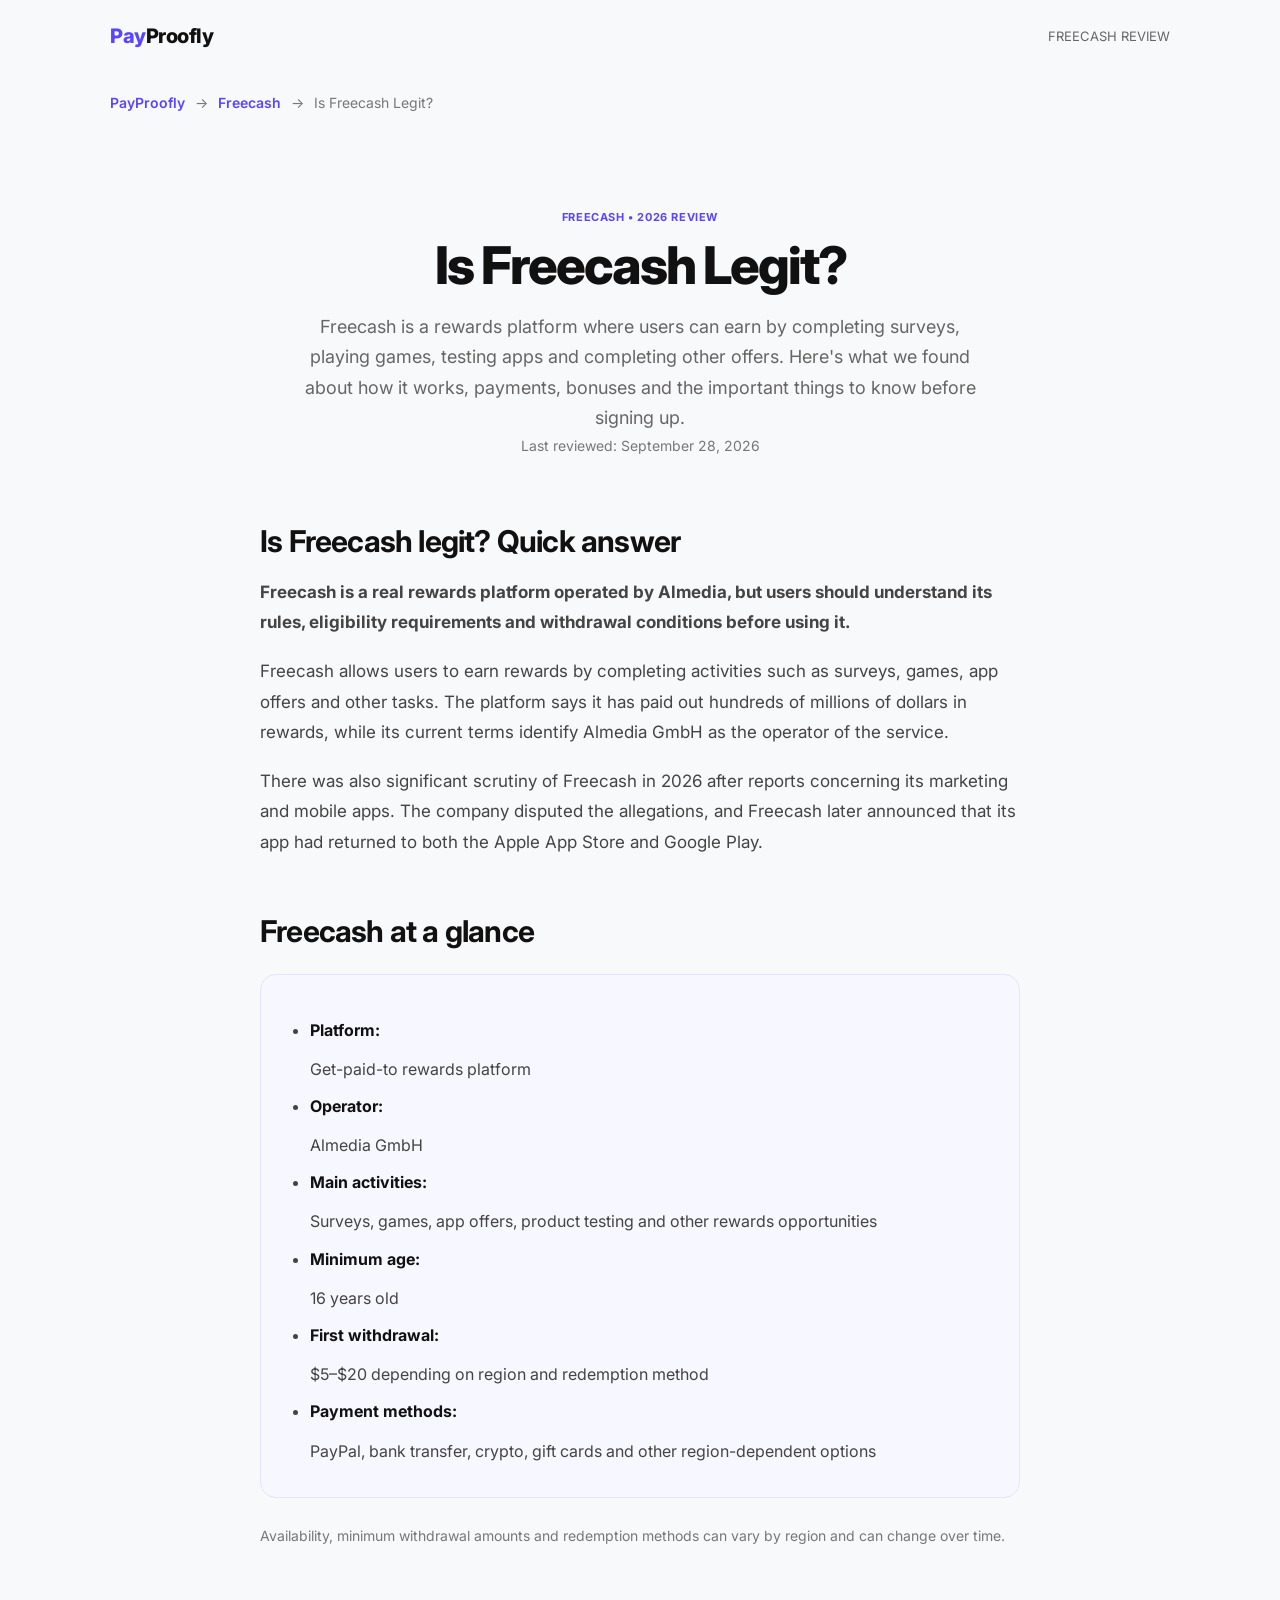
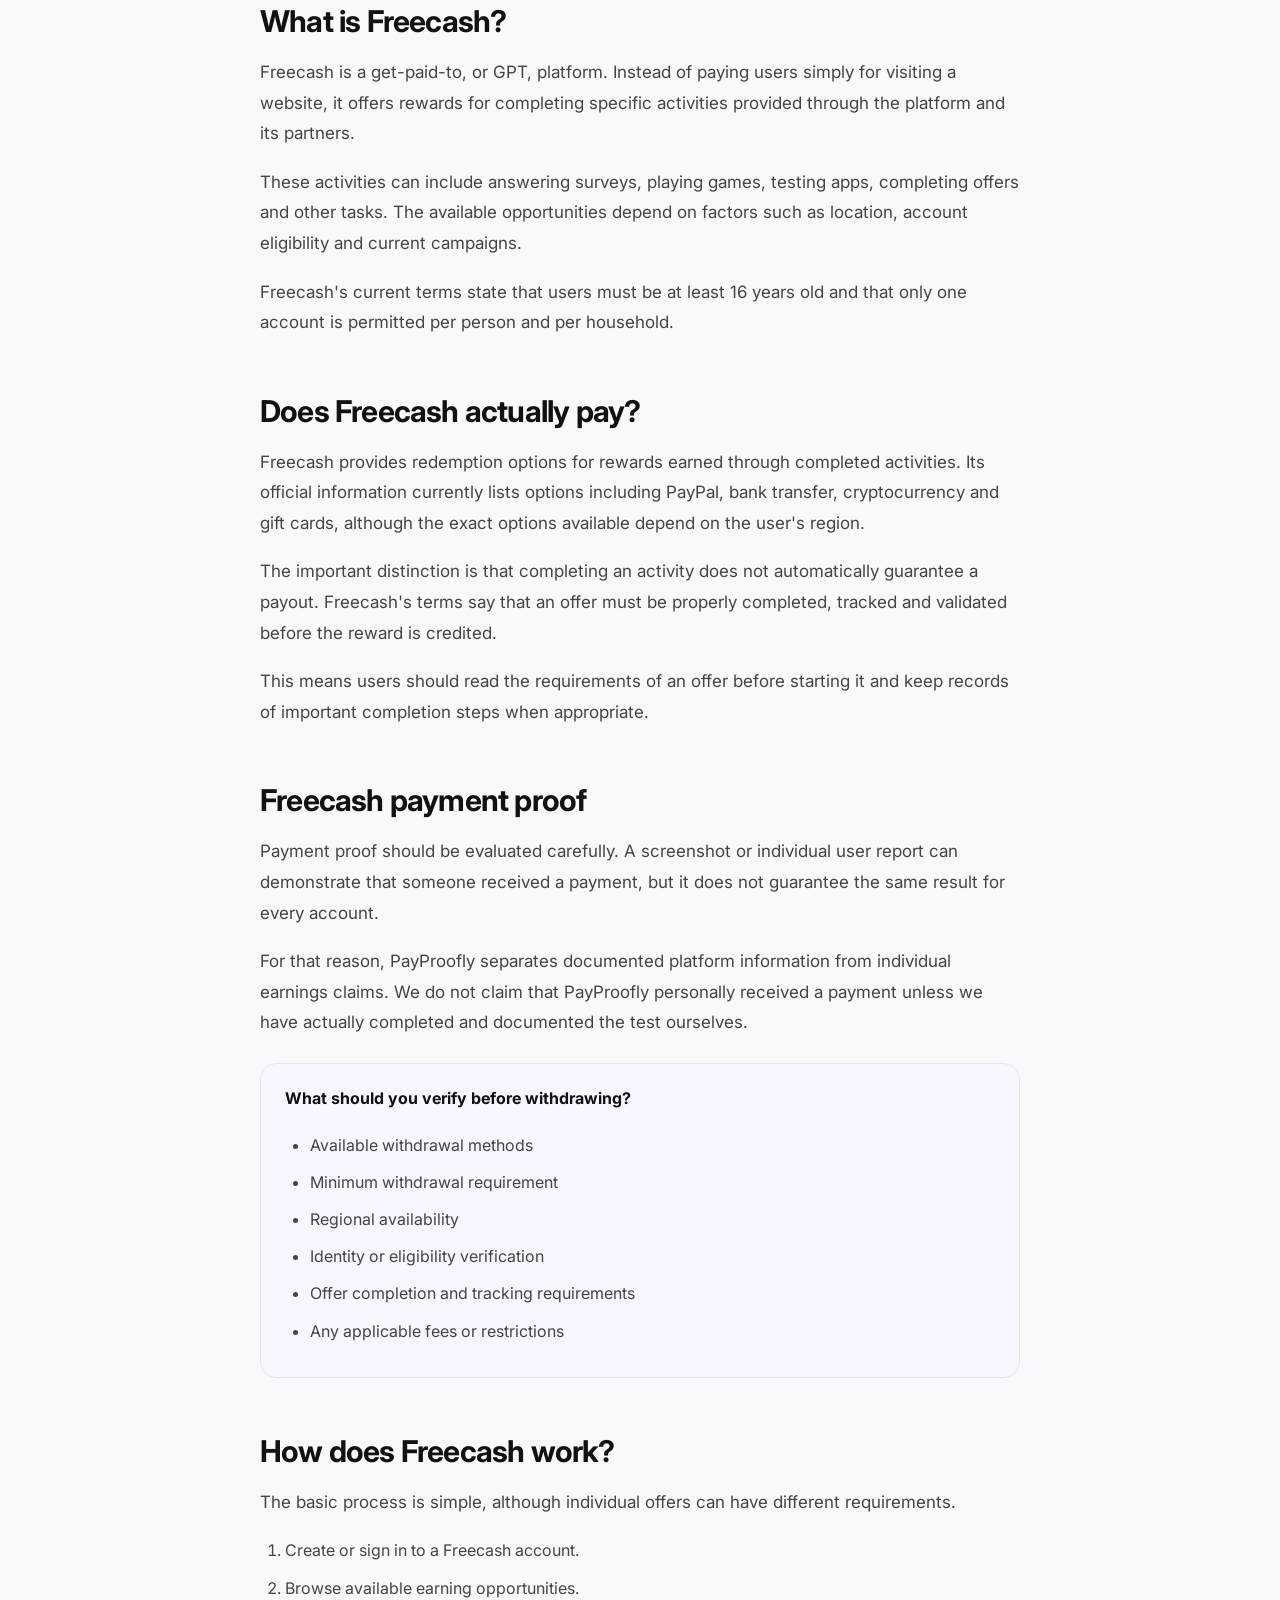
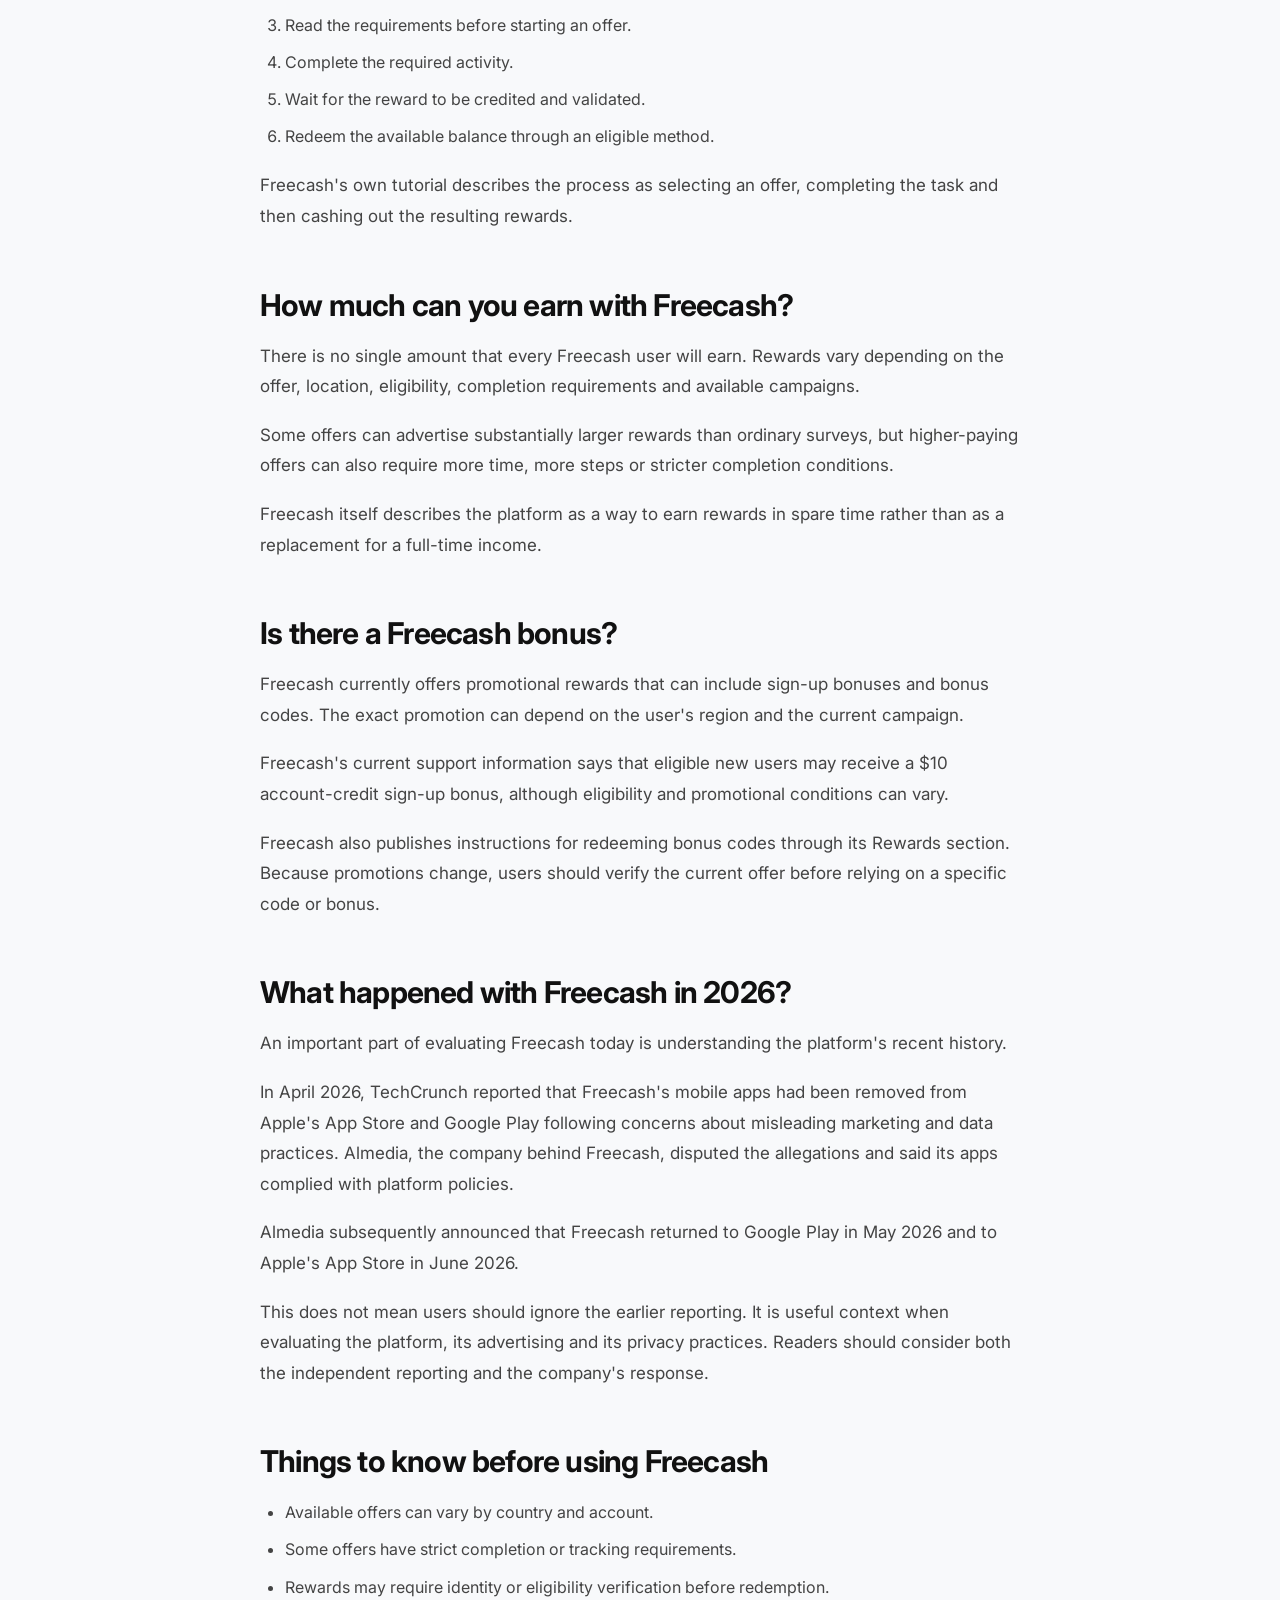
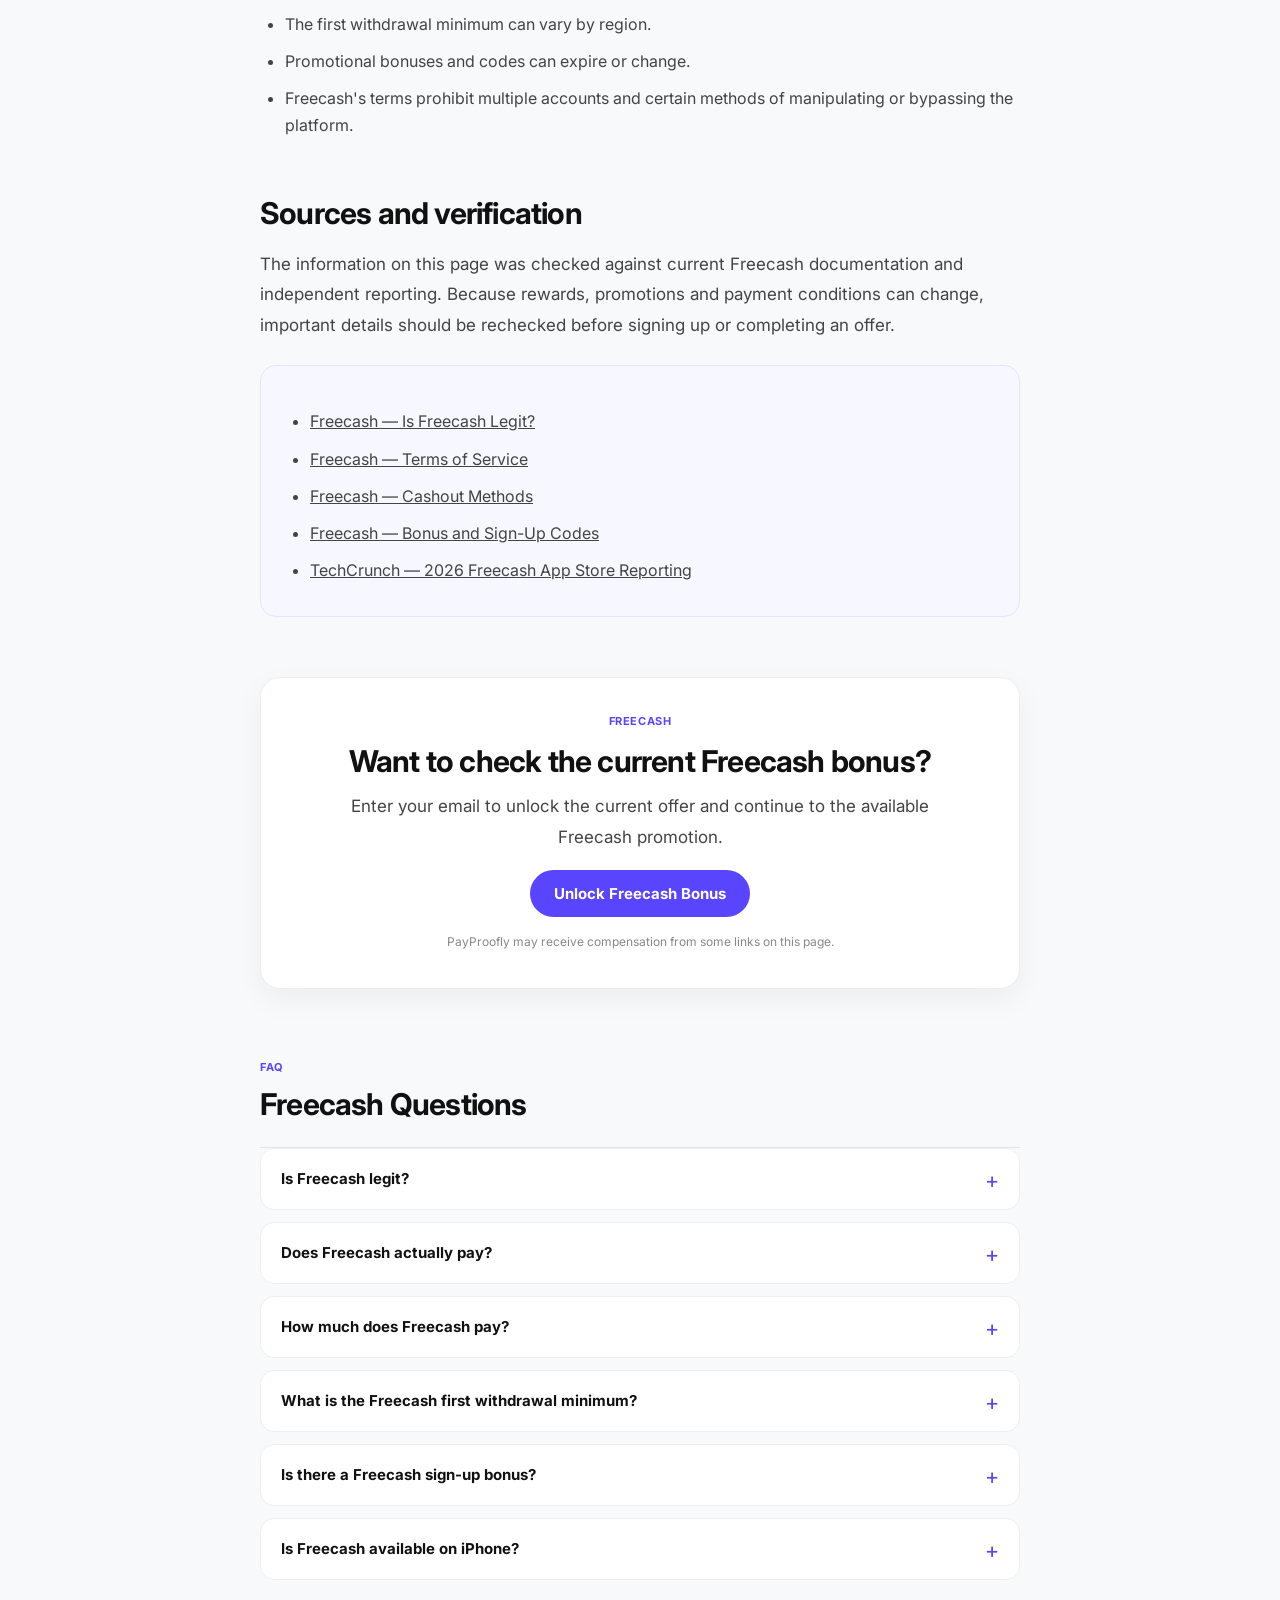
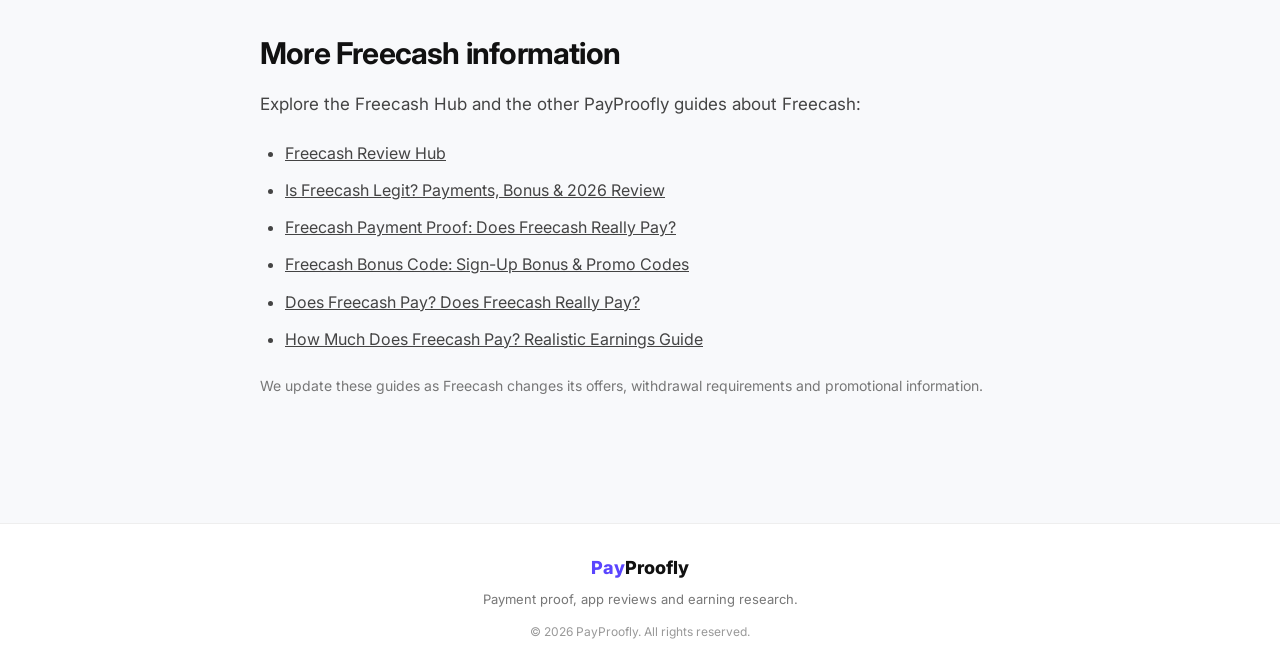
<file: freecash-is-it-legit/index.html>
<!DOCTYPE html>
<html lang="en">
<head>
    <meta charset="UTF-8">
    <meta name="viewport" content="width=device-width, initial-scale=1.0">

    <title>Is Freecash Legit? Payments, Bonus & 2026 Review | PayProofly</title>

    <meta
        name="description"
        content="Is Freecash legit? See how Freecash works, payment methods, withdrawal requirements, bonuses, recent 2026 developments and what to know before signing up."
    >

    <meta name="robots" content="index, follow">

    <link
        rel="canonical"
        href="https://payproofly.pages.dev/freecash-is-it-legit/"
    >

    <!-- Open Graph -->
    <meta property="og:type" content="article">
    <meta
        property="og:title"
        content="Is Freecash Legit? Payments, Bonus & 2026 Review"
    >
    <meta
        property="og:description"
        content="A factual look at Freecash, including how it works, payment methods, withdrawal requirements, bonuses and recent 2026 developments."
    >
    <meta
        property="og:url"
        content="https://payproofly.pages.dev/freecash-is-it-legit/"
    >
    <meta property="og:site_name" content="PayProofly">

    <!-- Fonts -->
    <link rel="preconnect" href="https://fonts.googleapis.com">
    <link rel="preconnect" href="https://fonts.gstatic.com" crossorigin>

    <link
        href="https://fonts.googleapis.com/css2?family=Inter:wght@400;500;600;700;800&display=swap"
        rel="stylesheet"
    >

    <!-- Main CSS -->
    <link rel="stylesheet" href="../css/styles.css">

    <!-- Article structured data -->
    <script type="application/ld+json">
    {
        "@context": "https://schema.org",
        "@type": "Article",
        "headline": "Is Freecash Legit? Payments, Bonus & 2026 Review",
        "description": "A factual review of Freecash covering how the platform works, payment methods, withdrawal requirements, bonuses and recent developments.",
        "datePublished": "2026-09-28",
        "dateModified": "2026-09-28",
        "mainEntityOfPage": {
            "@type": "WebPage",
            "@id": "https://payproofly.pages.dev/freecash-is-it-legit/"
        },
        "author": {
            "@type": "Organization",
            "name": "PayProofly",
            "url": "https://payproofly.pages.dev/"
        },
        "publisher": {
            "@type": "Organization",
            "name": "PayProofly",
            "url": "https://payproofly.pages.dev/"
        }
    }
    </script>

    <!-- Breadcrumb structured data -->
  <script type="application/ld+json">
{
    "@context": "https://schema.org",
    "@type": "BreadcrumbList",
    "itemListElement": [
        {
            "@type": "ListItem",
            "position": 1,
            "name": "PayProofly",
            "item": "https://payproofly.pages.dev/"
        },
        {
            "@type": "ListItem",
            "position": 2,
            "name": "Freecash",
            "item": "https://payproofly.pages.dev/freecash/"
        },
        {
            "@type": "ListItem",
            "position": 3,
            "name": "Is Freecash Legit?"
        }
    ]
}
</script>

</head>

<body>

    <!-- HEADER -->
    <header class="site-header">

        <a href="/" class="logo" aria-label="PayProofly Home">
            <span>Pay</span>Proofly
        </a>

        <div class="header-meta">
            FREECASH REVIEW
        </div>

    </header>


    <main>

        <!-- BREADCRUMB -->
        <nav class="breadcrumb" aria-label="Breadcrumb">
    <a href="/">PayProofly</a>
    <span aria-hidden="true">→</span>
    <a href="/freecash/">Freecash</a>
    <span aria-hidden="true">→</span>
    <span>Is Freecash Legit?</span>
</nav>


        <!-- HERO -->
        <section class="article-hero">

            <span class="section-label">
                FREECASH • 2026 REVIEW
            </span>

            <h1>
                Is Freecash Legit?
            </h1>

            <p>
                Freecash is a rewards platform where users can earn by
                completing surveys, playing games, testing apps and
                completing other offers. Here's what we found about how
                it works, payments, bonuses and the important things to
                know before signing up.
            </p>

            <p class="note">
                Last reviewed: September 28, 2026
            </p>

        </section>


        <!-- ARTICLE -->
        <article class="article-content">

            <!-- QUICK ANSWER -->
            <section>

                <h2>
                    Is Freecash legit? Quick answer
                </h2>

                <p>
                    <strong>Freecash is a real rewards platform operated
                    by Almedia, but users should understand its rules,
                    eligibility requirements and withdrawal conditions
                    before using it.</strong>
                </p>

                <p>
                    Freecash allows users to earn rewards by completing
                    activities such as surveys, games, app offers and
                    other tasks. The platform says it has paid out
                    hundreds of millions of dollars in rewards, while
                    its current terms identify Almedia GmbH as the
                    operator of the service.
                </p>

                <p>
                    There was also significant scrutiny of Freecash in
                    2026 after reports concerning its marketing and
                    mobile apps. The company disputed the allegations,
                    and Freecash later announced that its app had
                    returned to both the Apple App Store and Google Play.
                </p>

            </section>


            <!-- QUICK FACTS -->
            <section>

                <h2>
                    Freecash at a glance
                </h2>

                <div class="info-box">

                    <ul>
                        <li>
                            <strong>Platform:</strong>
                            Get-paid-to rewards platform
                        </li>

                        <li>
                            <strong>Operator:</strong>
                            Almedia GmbH
                        </li>

                        <li>
                            <strong>Main activities:</strong>
                            Surveys, games, app offers, product testing
                            and other rewards opportunities
                        </li>

                        <li>
                            <strong>Minimum age:</strong>
                            16 years old
                        </li>

                        <li>
                            <strong>First withdrawal:</strong>
                            $5–$20 depending on region and redemption
                            method
                        </li>

                        <li>
                            <strong>Payment methods:</strong>
                            PayPal, bank transfer, crypto, gift cards
                            and other region-dependent options
                        </li>

                    </ul>

                </div>

                <p class="note">
                    Availability, minimum withdrawal amounts and
                    redemption methods can vary by region and can
                    change over time.
                </p>

            </section>


            <!-- WHAT IS FREECASH -->
            <section>

                <h2>
                    What is Freecash?
                </h2>

                <p>
                    Freecash is a get-paid-to, or GPT, platform. Instead
                    of paying users simply for visiting a website, it
                    offers rewards for completing specific activities
                    provided through the platform and its partners.
                </p>

                <p>
                    These activities can include answering surveys,
                    playing games, testing apps, completing offers and
                    other tasks. The available opportunities depend on
                    factors such as location, account eligibility and
                    current campaigns.
                </p>

                <p>
                    Freecash's current terms state that users must be at
                    least 16 years old and that only one account is
                    permitted per person and per household.
                </p>

            </section>


            <!-- DOES IT PAY -->
            <section>

                <h2>
                    Does Freecash actually pay?
                </h2>

                <p>
                    Freecash provides redemption options for rewards
                    earned through completed activities. Its official
                    information currently lists options including
                    PayPal, bank transfer, cryptocurrency and gift cards,
                    although the exact options available depend on the
                    user's region.
                </p>

                <p>
                    The important distinction is that completing an
                    activity does not automatically guarantee a payout.
                    Freecash's terms say that an offer must be properly
                    completed, tracked and validated before the reward
                    is credited.
                </p>

                <p>
                    This means users should read the requirements of an
                    offer before starting it and keep records of
                    important completion steps when appropriate.
                </p>

            </section>


            <!-- PAYMENT PROOF -->
            <section>

                <h2>
                    Freecash payment proof
                </h2>

                <p>
                    Payment proof should be evaluated carefully. A
                    screenshot or individual user report can demonstrate
                    that someone received a payment, but it does not
                    guarantee the same result for every account.
                </p>

                <p>
                    For that reason, PayProofly separates documented
                    platform information from individual earnings claims.
                    We do not claim that PayProofly personally received a
                    payment unless we have actually completed and
                    documented the test ourselves.
                </p>

                <div class="info-box">

                    <strong>
                        What should you verify before withdrawing?
                    </strong>

                    <ul>
                        <li>Available withdrawal methods</li>
                        <li>Minimum withdrawal requirement</li>
                        <li>Regional availability</li>
                        <li>Identity or eligibility verification</li>
                        <li>Offer completion and tracking requirements</li>
                        <li>Any applicable fees or restrictions</li>
                    </ul>

                </div>

            </section>


            <!-- HOW IT WORKS -->
            <section>

                <h2>
                    How does Freecash work?
                </h2>

                <p>
                    The basic process is simple, although individual
                    offers can have different requirements.
                </p>

                <ol>
                    <li>Create or sign in to a Freecash account.</li>
                    <li>Browse available earning opportunities.</li>
                    <li>Read the requirements before starting an offer.</li>
                    <li>Complete the required activity.</li>
                    <li>Wait for the reward to be credited and validated.</li>
                    <li>Redeem the available balance through an eligible method.</li>
                </ol>

                <p>
                    Freecash's own tutorial describes the process as
                    selecting an offer, completing the task and then
                    cashing out the resulting rewards.
                </p>

            </section>


            <!-- HOW MUCH -->
            <section>

                <h2>
                    How much can you earn with Freecash?
                </h2>

                <p>
                    There is no single amount that every Freecash user
                    will earn. Rewards vary depending on the offer,
                    location, eligibility, completion requirements and
                    available campaigns.
                </p>

                <p>
                    Some offers can advertise substantially larger
                    rewards than ordinary surveys, but higher-paying
                    offers can also require more time, more steps or
                    stricter completion conditions.
                </p>

                <p>
                    Freecash itself describes the platform as a way to
                    earn rewards in spare time rather than as a
                    replacement for a full-time income.
                </p>

            </section>


            <!-- BONUS -->
            <section>

                <h2>
                    Is there a Freecash bonus?
                </h2>

                <p>
                    Freecash currently offers promotional rewards that
                    can include sign-up bonuses and bonus codes. The
                    exact promotion can depend on the user's region and
                    the current campaign.
                </p>

                <p>
                    Freecash's current support information says that
                    eligible new users may receive a $10 account-credit
                    sign-up bonus, although eligibility and promotional
                    conditions can vary.
                </p>

                <p>
                    Freecash also publishes instructions for redeeming
                    bonus codes through its Rewards section. Because
                    promotions change, users should verify the current
                    offer before relying on a specific code or bonus.
                </p>

            </section>


            <!-- IMPORTANT 2026 DEVELOPMENT -->
            <section>

                <h2>
                    What happened with Freecash in 2026?
                </h2>

                <p>
                    An important part of evaluating Freecash today is
                    understanding the platform's recent history.
                </p>

                <p>
                    In April 2026, TechCrunch reported that Freecash's
                    mobile apps had been removed from Apple's App Store
                    and Google Play following concerns about misleading
                    marketing and data practices. Almedia, the company
                    behind Freecash, disputed the allegations and said
                    its apps complied with platform policies.
                </p>

                <p>
                    Almedia subsequently announced that Freecash returned
                    to Google Play in May 2026 and to Apple's App Store
                    in June 2026.
                </p>

                <p>
                    This does not mean users should ignore the earlier
                    reporting. It is useful context when evaluating the
                    platform, its advertising and its privacy practices.
                    Readers should consider both the independent reporting
                    and the company's response.
                </p>

            </section>


            <!-- THINGS TO KNOW -->
            <section>

                <h2>
                    Things to know before using Freecash
                </h2>

                <ul>

                    <li>
                        Available offers can vary by country and account.
                    </li>

                    <li>
                        Some offers have strict completion or tracking
                        requirements.
                    </li>

                    <li>
                        Rewards may require identity or eligibility
                        verification before redemption.
                    </li>

                    <li>
                        The first withdrawal minimum can vary by region.
                    </li>

                    <li>
                        Promotional bonuses and codes can expire or
                        change.
                    </li>

                    <li>
                        Freecash's terms prohibit multiple accounts and
                        certain methods of manipulating or bypassing the
                        platform.
                    </li>

                </ul>

            </section>


            <!-- SOURCES -->
            <section>

                <h2>
                    Sources and verification
                </h2>

                <p>
                    The information on this page was checked against
                    current Freecash documentation and independent
                    reporting. Because rewards, promotions and payment
                    conditions can change, important details should be
                    rechecked before signing up or completing an offer.
                </p>

                <div class="info-box">

                    <ul>

                        <li>
                            <a
                                href="https://freecash.com/academy/en/support/general/platform/is-freecash-legit"
                                target="_blank"
                                rel="noopener noreferrer"
                            >
                                Freecash — Is Freecash Legit?
                            </a>
                        </li>

                        <li>
                            <a
                                href="https://freecash.com/en/policies/terms"
                                target="_blank"
                                rel="noopener noreferrer"
                            >
                                Freecash — Terms of Service
                            </a>
                        </li>

                        <li>
                            <a
                                href="https://freecash.com/en/cashout"
                                target="_blank"
                                rel="noopener noreferrer"
                            >
                                Freecash — Cashout Methods
                            </a>
                        </li>

                        <li>
                            <a
                                href="https://freecash.com/academy/en/support/account/rewards/where-freecash-codes"
                                target="_blank"
                                rel="noopener noreferrer"
                            >
                                Freecash — Bonus and Sign-Up Codes
                            </a>
                        </li>

                        <li>
                            <a
                                href="https://techcrunch.com/2026/04/14/how-the-rewards-app-freecash-scammed-its-way-to-the-top-of-the-app-stores/"
                                target="_blank"
                                rel="noopener noreferrer"
                            >
                                TechCrunch — 2026 Freecash App Store Reporting
                            </a>
                        </li>

                    </ul>

                </div>

            </section>


            <!-- CTA -->
            <section class="cta-box">

                <span class="section-label">
                    FREECASH
                </span>

                <h2>
                    Want to check the current Freecash bonus?
                </h2>

                <p>
                    Enter your email to unlock the current offer and
                    continue to the available Freecash promotion.
                </p>

                <button
                    type="button"
                    class="primary-button"
                    id="unlockBonus"
                >
                    Unlock Freecash Bonus
                </button>

                <p class="cta-note">
                    PayProofly may receive compensation from some links
                    on this page.
                </p>

            </section>


            <!-- FAQ -->
            <section class="faq">

                <div class="faq-heading">

                    <span class="section-label">
                        FAQ
                    </span>

                    <h2>
                        Freecash Questions
                    </h2>

                </div>


                <div class="faq-list">

                    <details>
                        <summary>
                            Is Freecash legit?
                        </summary>

                        <p>
                            Freecash is a real rewards platform operated
                            by Almedia. It offers surveys, games, app
                            offers and other earning opportunities. Users
                            should still review the current terms,
                            eligibility rules and withdrawal conditions
                            before using the platform.
                        </p>
                    </details>


                    <details>
                        <summary>
                            Does Freecash actually pay?
                        </summary>

                        <p>
                            Freecash provides withdrawal and redemption
                            options for eligible rewards. The exact
                            payment methods and requirements can depend
                            on the user's region and account.
                        </p>
                    </details>


                    <details>
                        <summary>
                            How much does Freecash pay?
                        </summary>

                        <p>
                            There is no fixed earning amount. Rewards vary
                            by activity, offer, location, eligibility and
                            completion requirements.
                        </p>
                    </details>


                    <details>
                        <summary>
                            What is the Freecash first withdrawal minimum?
                        </summary>

                        <p>
                            Freecash currently states that the first
                            withdrawal minimum can range from $5 to $20
                            depending on the user's region and available
                            redemption method.
                        </p>
                    </details>


                    <details>
                        <summary>
                            Is there a Freecash sign-up bonus?
                        </summary>

                        <p>
                            Freecash currently publishes sign-up and bonus
                            promotions. Eligible users may receive a $10
                            account-credit sign-up bonus, but availability
                            and requirements can vary by region and
                            promotion.
                        </p>
                    </details>


                    <details>
                        <summary>
                            Is Freecash available on iPhone?
                        </summary>

                        <p>
                            Freecash currently states that its iOS app is
                            available again on the Apple App Store after
                            earlier removal in 2026.
                        </p>
                    </details>

                </div>

            </section>


        <!-- RELATED -->
<section>
    <h2>
        More Freecash information
    </h2>

    <p>
        Explore the Freecash Hub and the other PayProofly guides about Freecash:
    </p>

    <ul>
        <li>
            <a href="/freecash/">
                Freecash Review Hub
            </a>
        </li>

        <li>
            <a href="/freecash-is-it-legit/">
                Is Freecash Legit? Payments, Bonus & 2026 Review
            </a>
        </li>

        <li>
            <a href="/freecash-payment-proof/">
                Freecash Payment Proof: Does Freecash Really Pay?
            </a>
        </li>

        <li>
            <a href="/freecash-bonus/">
                Freecash Bonus Code: Sign-Up Bonus & Promo Codes
            </a>
        </li>

        <li>
            <a href="/freecash-does-it-pay/">
                Does Freecash Pay? Does Freecash Really Pay?
            </a>
        </li>

        <li>
            <a href="/freecash-how-much-does-it-pay/">
                How Much Does Freecash Pay? Realistic Earnings Guide
            </a>
        </li>
    </ul>

    <p class="note">
        We update these guides as Freecash changes its offers,
        withdrawal requirements and promotional information.
    </p>
</section>

        </article>

    </main>


    <!-- FOOTER -->
    <footer class="site-footer">

        <div class="footer-inner">

            <div class="footer-logo">
                <span>Pay</span>Proofly
            </div>

            <p>
                Payment proof, app reviews and earning research.
            </p>

            <div class="footer-copy">
                © 2026 PayProofly. All rights reserved.
            </div>

        </div>

    </footer>


    <script>
        const unlockBonus = document.getElementById("unlockBonus");

        if (unlockBonus) {
            unlockBonus.addEventListener("click", () => {
                alert("Email unlock will be connected in the next step.");
            });
        }
    </script>

</body>
</html>
</file>
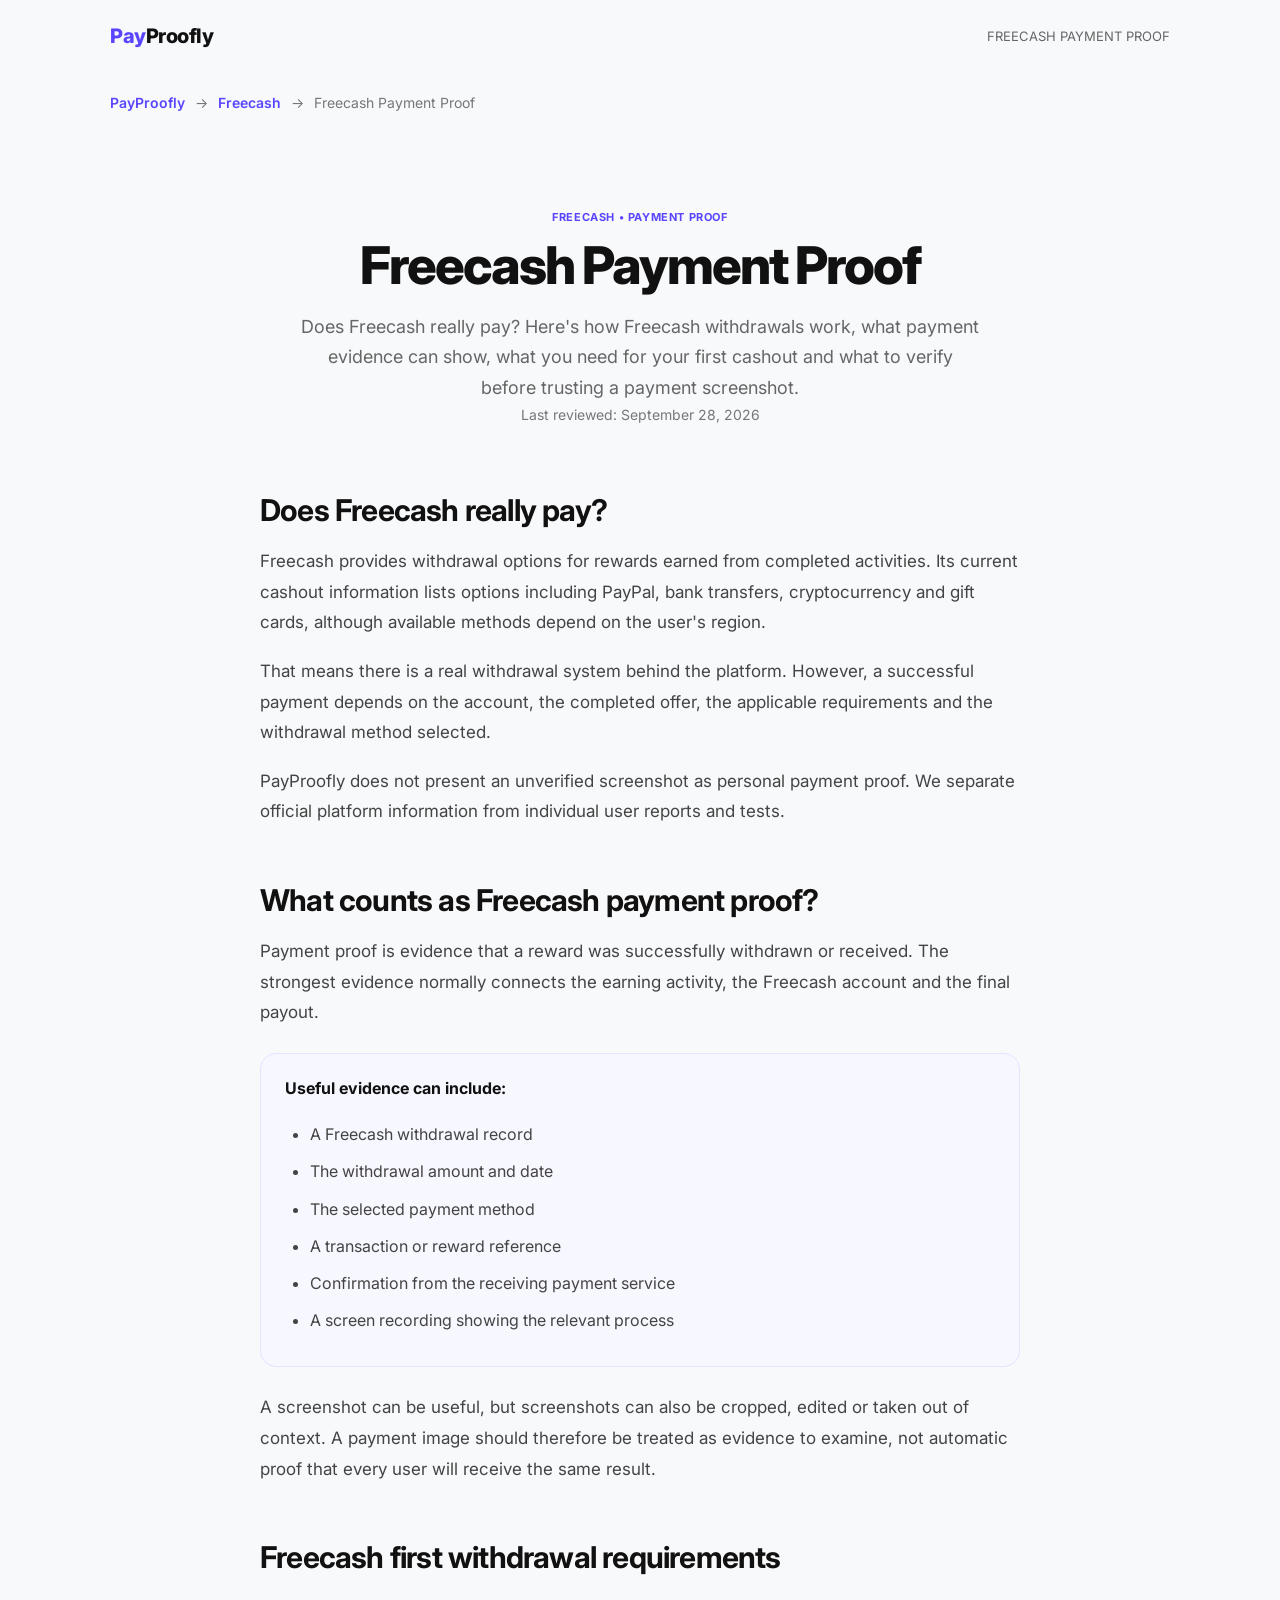
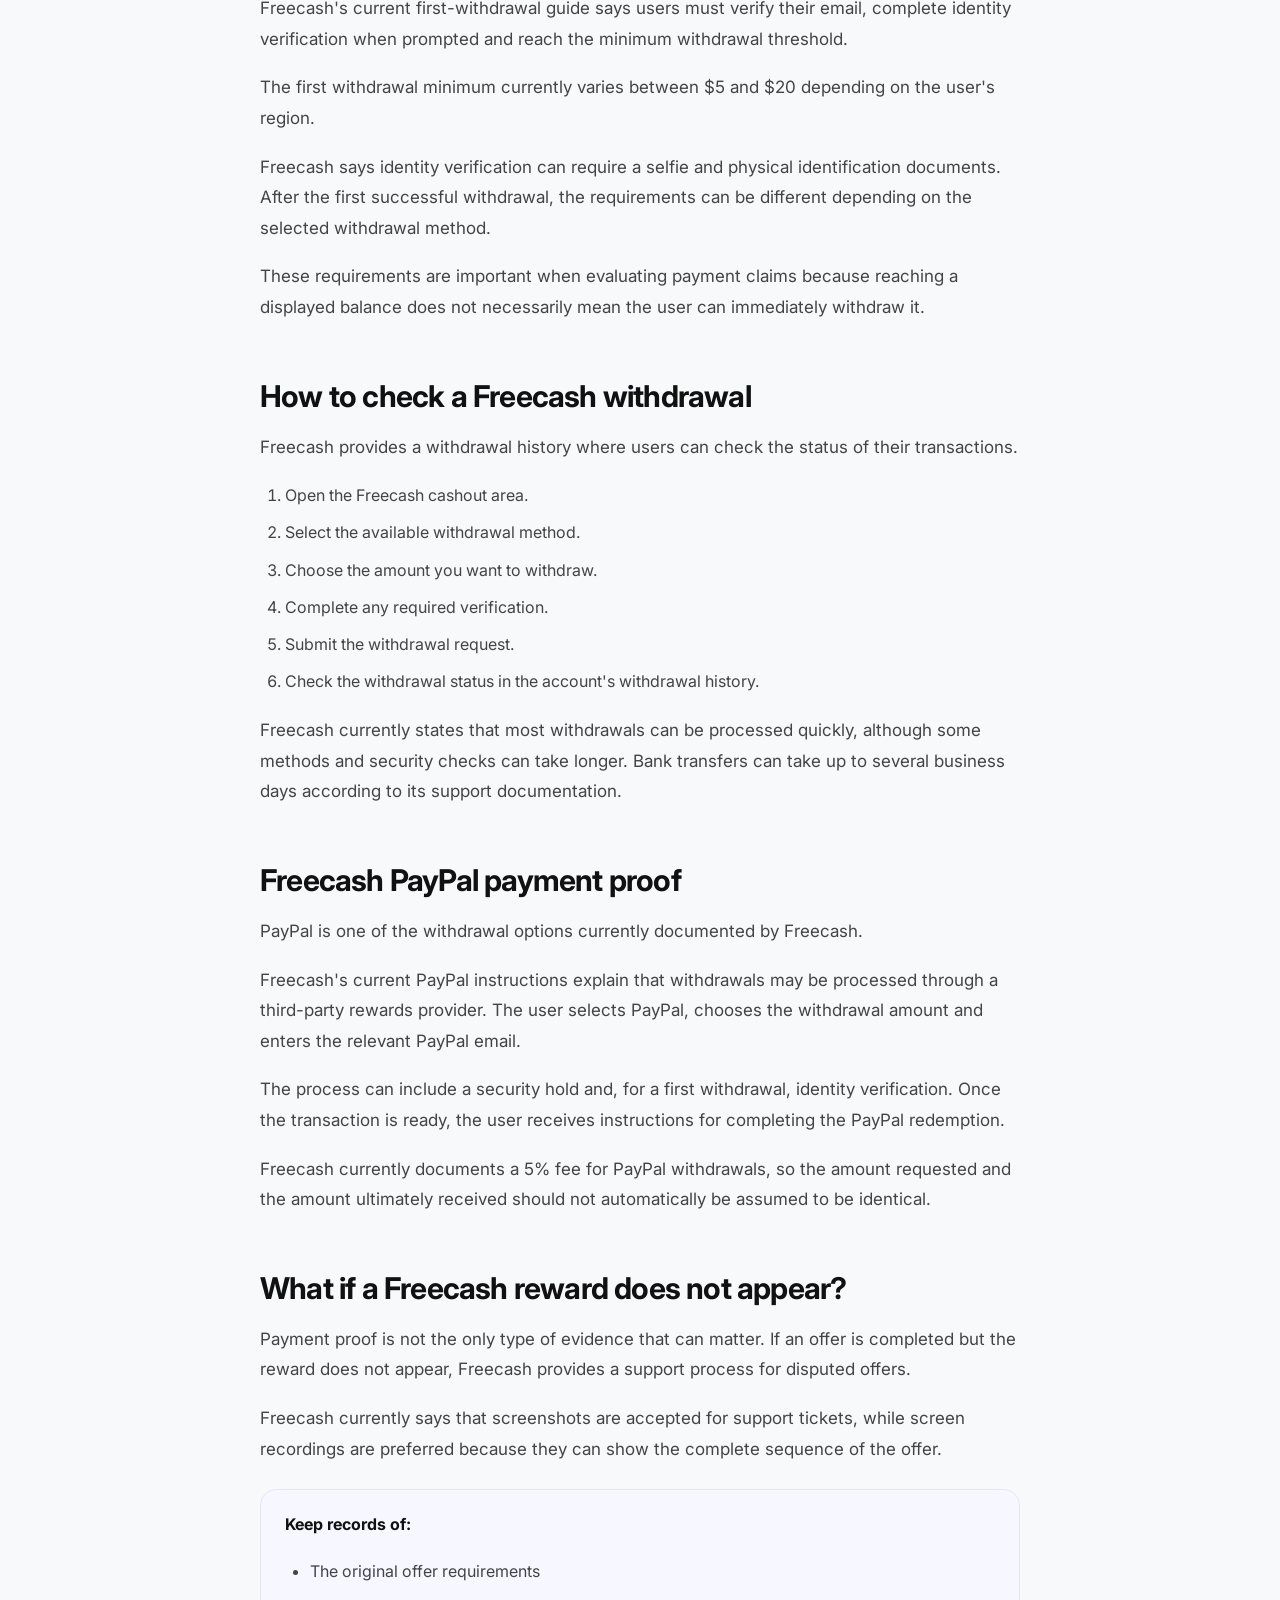
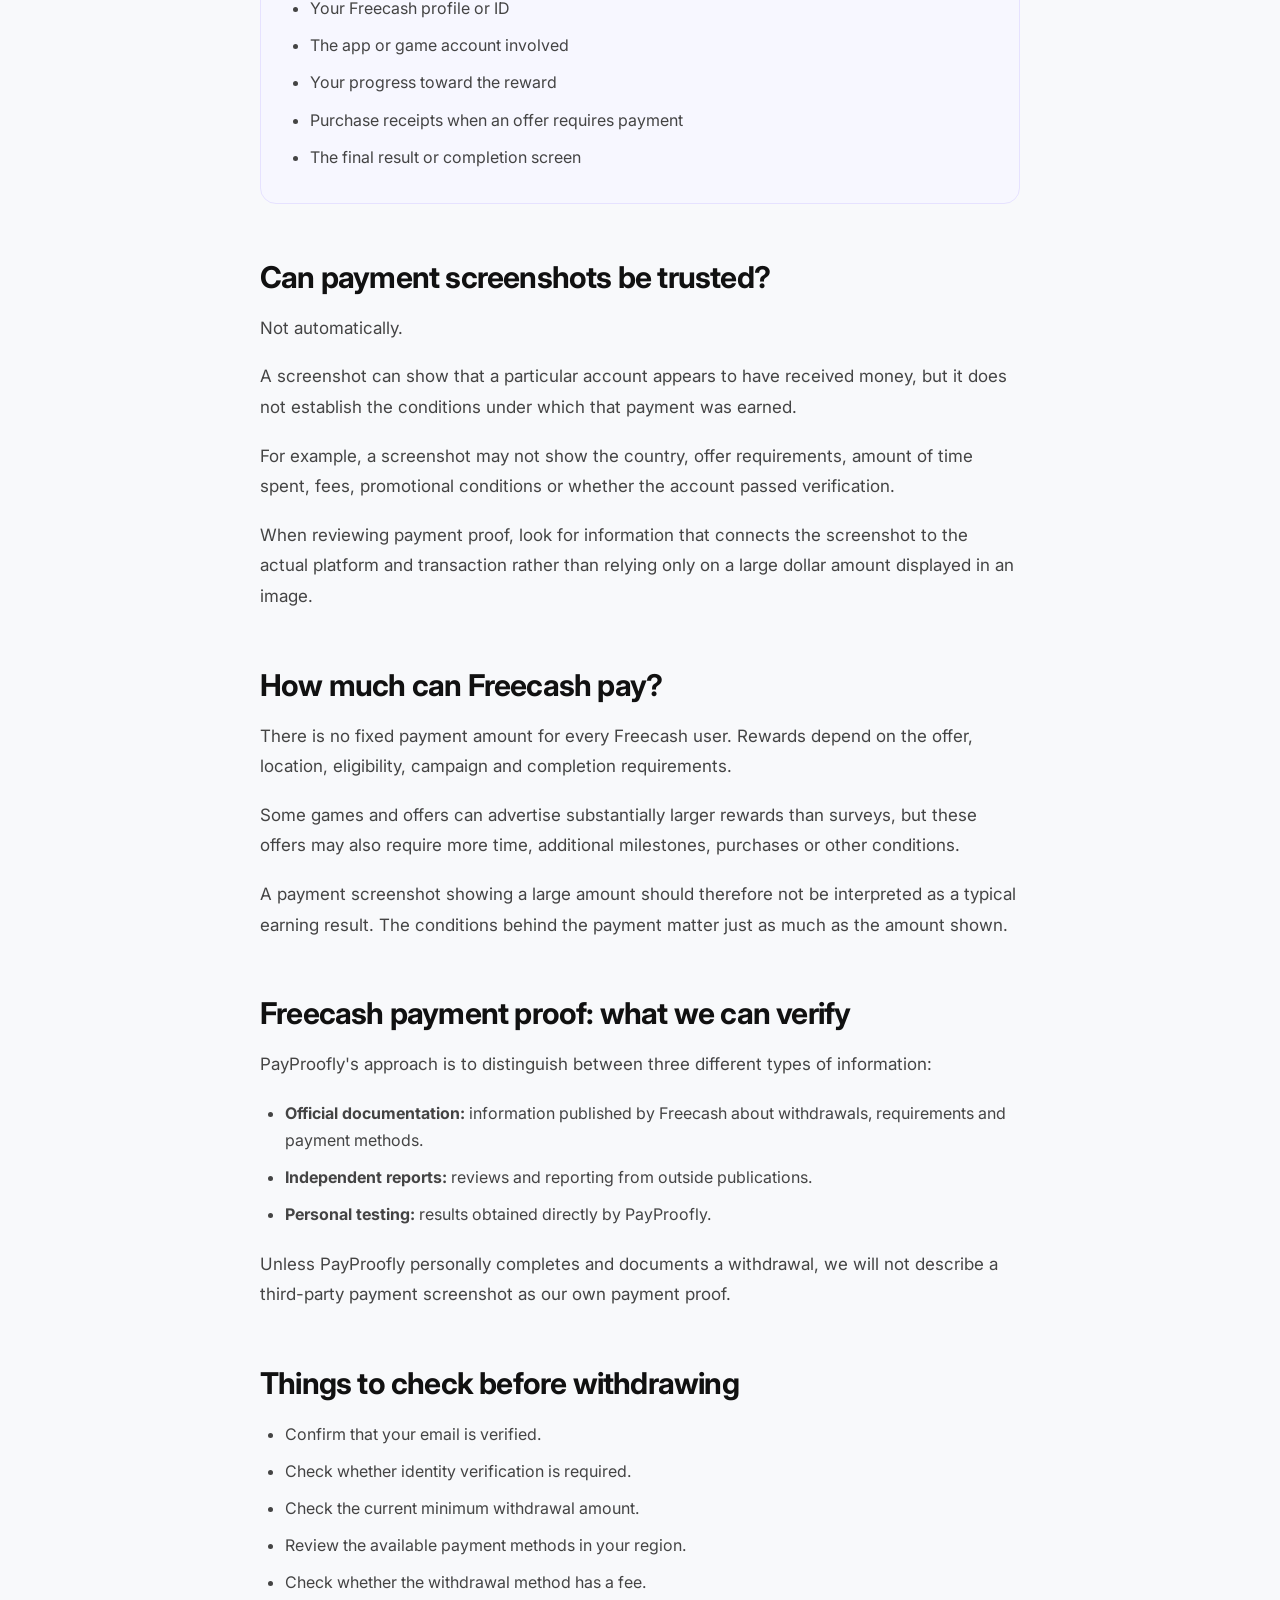
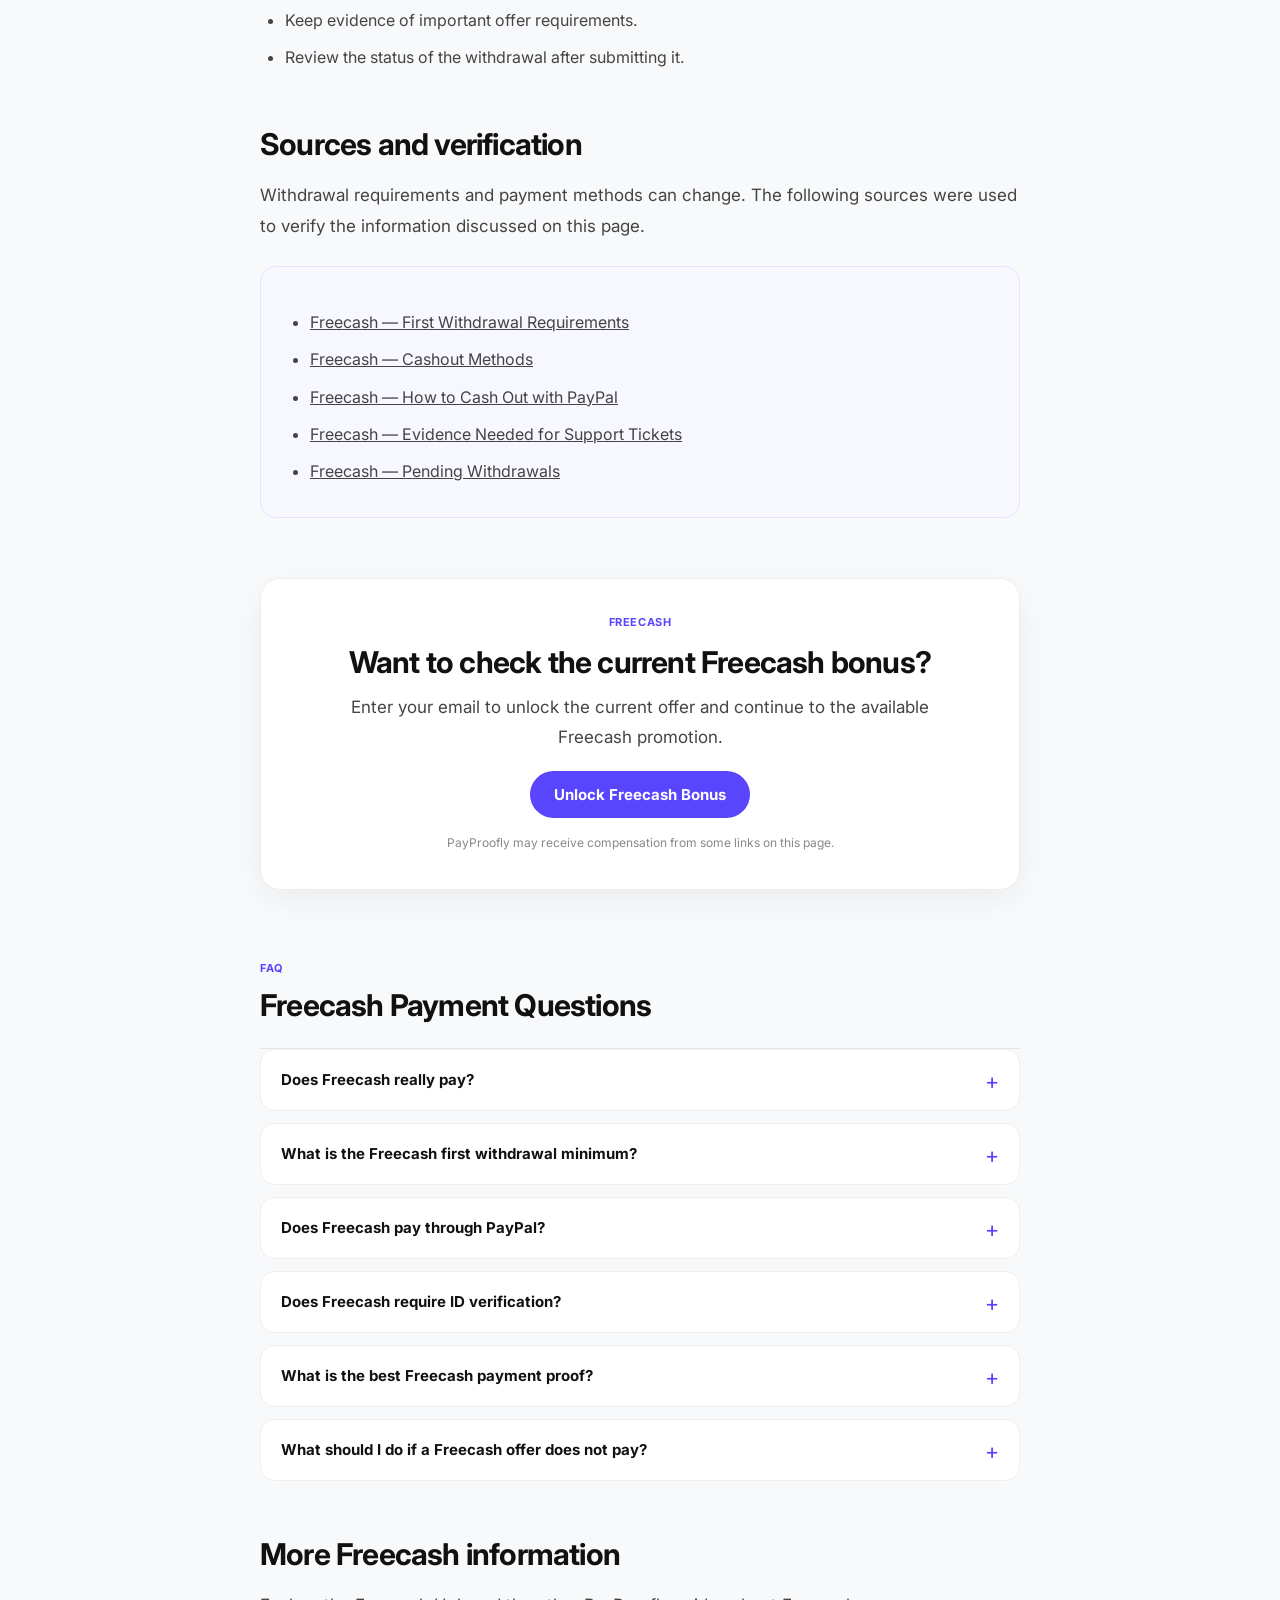
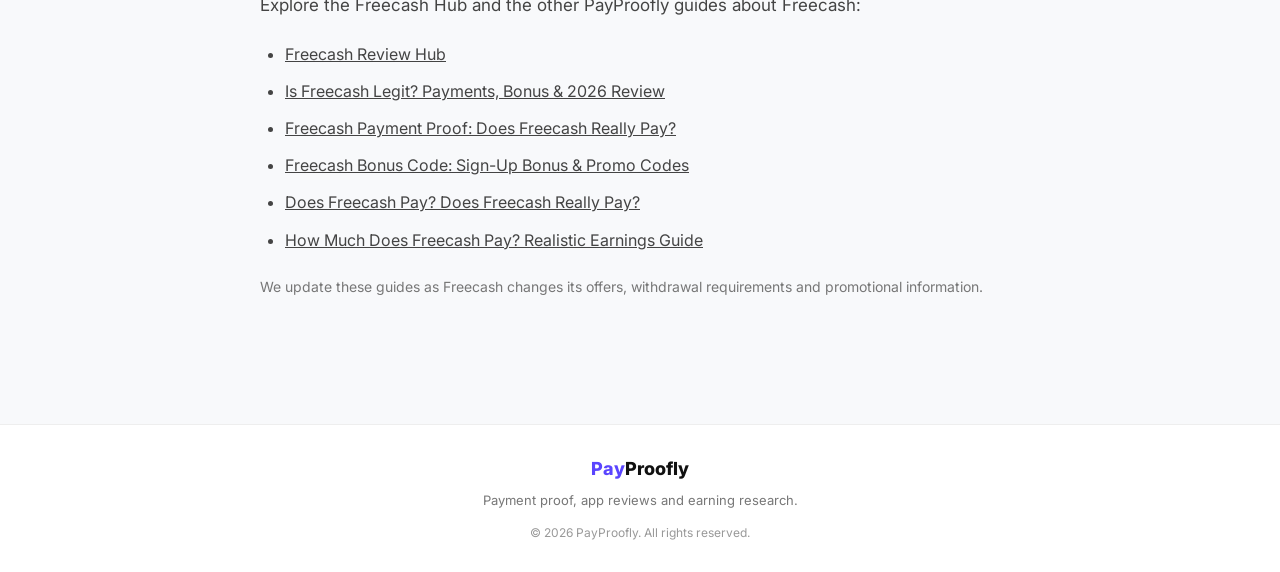
<file: freecash-payment-proof/index.html>
<!DOCTYPE html>
<html lang="en">
<head>
    <meta charset="UTF-8">
    <meta name="viewport" content="width=device-width, initial-scale=1.0">

    <title>Freecash Payment Proof: Does Freecash Really Pay? | PayProofly</title>

    <meta
        name="description"
        content="Looking for Freecash payment proof? Learn how Freecash withdrawals work, what payment evidence to check, first cashout requirements and how to verify a payout."
    >

    <meta name="robots" content="index, follow">

    <link
        rel="canonical"
        href="https://payproofly.pages.dev/freecash-payment-proof/"
    >

    <meta property="og:type" content="article">
    <meta
        property="og:title"
        content="Freecash Payment Proof: Does Freecash Really Pay?"
    >
    <meta
        property="og:description"
        content="A factual guide to Freecash payment proof, withdrawals, verification requirements and what to check before trusting a payout screenshot."
    >
    <meta
        property="og:url"
        content="https://payproofly.pages.dev/freecash-payment-proof/"
    >
    <meta property="og:site_name" content="PayProofly">

    <link rel="preconnect" href="https://fonts.googleapis.com">
    <link rel="preconnect" href="https://fonts.gstatic.com" crossorigin>

    <link
        href="https://fonts.googleapis.com/css2?family=Inter:wght@400;500;600;700;800&display=swap"
        rel="stylesheet"
    >

    <link rel="stylesheet" href="../css/styles.css">

    <script type="application/ld+json">
    {
        "@context": "https://schema.org",
        "@type": "Article",
        "headline": "Freecash Payment Proof: Does Freecash Really Pay?",
        "description": "A factual guide to Freecash payment proof, withdrawals, verification requirements and how to evaluate payout evidence.",
        "datePublished": "2026-09-28",
        "dateModified": "2026-09-28",
        "mainEntityOfPage": {
            "@type": "WebPage",
            "@id": "https://payproofly.pages.dev/freecash-payment-proof/"
        },
        "author": {
            "@type": "Organization",
            "name": "PayProofly",
            "url": "https://payproofly.pages.dev/"
        },
        "publisher": {
            "@type": "Organization",
            "name": "PayProofly",
            "url": "https://payproofly.pages.dev/"
        }
    }
    </script>

    <script type="application/ld+json">
{
    "@context": "https://schema.org",
    "@type": "BreadcrumbList",
    "itemListElement": [
        {
            "@type": "ListItem",
            "position": 1,
            "name": "PayProofly",
            "item": "https://payproofly.pages.dev/"
        },
        {
            "@type": "ListItem",
            "position": 2,
            "name": "Freecash",
            "item": "https://payproofly.pages.dev/freecash/"
        },
        {
            "@type": "ListItem",
            "position": 3,
            "name": "Freecash Payment Proof"
        }
    ]
}
</script>

</head>

<body>

<header class="site-header">

    <a href="/" class="logo" aria-label="PayProofly Home">
        <span>Pay</span>Proofly
    </a>

    <div class="header-meta">
        FREECASH PAYMENT PROOF
    </div>

</header>

<main>

    <nav class="breadcrumb" aria-label="Breadcrumb">
    <a href="/">PayProofly</a>
    <span aria-hidden="true">→</span>
    <a href="/freecash/">Freecash</a>
    <span aria-hidden="true">→</span>
    <span>Freecash Payment Proof</span>
</nav>

    <section class="article-hero">

        <span class="section-label">
            FREECASH • PAYMENT PROOF
        </span>

        <h1>
            Freecash Payment Proof
        </h1>

        <p>
            Does Freecash really pay? Here's how Freecash withdrawals
            work, what payment evidence can show, what you need for
            your first cashout and what to verify before trusting a
            payment screenshot.
        </p>

        <p class="note">
            Last reviewed: September 28, 2026
        </p>

    </section>

    <article class="article-content">

        <section>

            <h2>
                Does Freecash really pay?
            </h2>

            <p>
                Freecash provides withdrawal options for rewards earned
                from completed activities. Its current cashout information
                lists options including PayPal, bank transfers,
                cryptocurrency and gift cards, although available methods
                depend on the user's region.
            </p>

            <p>
                That means there is a real withdrawal system behind the
                platform. However, a successful payment depends on the
                account, the completed offer, the applicable requirements
                and the withdrawal method selected.
            </p>

            <p>
                PayProofly does not present an unverified screenshot as
                personal payment proof. We separate official platform
                information from individual user reports and tests.
            </p>

        </section>

        <section>

            <h2>
                What counts as Freecash payment proof?
            </h2>

            <p>
                Payment proof is evidence that a reward was successfully
                withdrawn or received. The strongest evidence normally
                connects the earning activity, the Freecash account and
                the final payout.
            </p>

            <div class="info-box">

                <strong>
                    Useful evidence can include:
                </strong>

                <ul>
                    <li>
                        A Freecash withdrawal record
                    </li>

                    <li>
                        The withdrawal amount and date
                    </li>

                    <li>
                        The selected payment method
                    </li>

                    <li>
                        A transaction or reward reference
                    </li>

                    <li>
                        Confirmation from the receiving payment service
                    </li>

                    <li>
                        A screen recording showing the relevant process
                    </li>
                </ul>

            </div>

            <p>
                A screenshot can be useful, but screenshots can also be
                cropped, edited or taken out of context. A payment image
                should therefore be treated as evidence to examine, not
                automatic proof that every user will receive the same
                result.
            </p>

        </section>

        <section>

            <h2>
                Freecash first withdrawal requirements
            </h2>

            <p>
                Freecash's current first-withdrawal guide says users must
                verify their email, complete identity verification when
                prompted and reach the minimum withdrawal threshold.
            </p>

            <p>
                The first withdrawal minimum currently varies between
                $5 and $20 depending on the user's region.
            </p>

            <p>
                Freecash says identity verification can require a selfie
                and physical identification documents. After the first
                successful withdrawal, the requirements can be different
                depending on the selected withdrawal method.
            </p>

            <p>
                These requirements are important when evaluating payment
                claims because reaching a displayed balance does not
                necessarily mean the user can immediately withdraw it.
            </p>

        </section>

        <section>

            <h2>
                How to check a Freecash withdrawal
            </h2>

            <p>
                Freecash provides a withdrawal history where users can
                check the status of their transactions.
            </p>

            <ol>

                <li>
                    Open the Freecash cashout area.
                </li>

                <li>
                    Select the available withdrawal method.
                </li>

                <li>
                    Choose the amount you want to withdraw.
                </li>

                <li>
                    Complete any required verification.
                </li>

                <li>
                    Submit the withdrawal request.
                </li>

                <li>
                    Check the withdrawal status in the account's
                    withdrawal history.
                </li>

            </ol>

            <p>
                Freecash currently states that most withdrawals can be
                processed quickly, although some methods and security
                checks can take longer. Bank transfers can take up to
                several business days according to its support
                documentation.
            </p>

        </section>

        <section>

            <h2>
                Freecash PayPal payment proof
            </h2>

            <p>
                PayPal is one of the withdrawal options currently
                documented by Freecash.
            </p>

            <p>
                Freecash's current PayPal instructions explain that
                withdrawals may be processed through a third-party
                rewards provider. The user selects PayPal, chooses the
                withdrawal amount and enters the relevant PayPal email.
            </p>

            <p>
                The process can include a security hold and, for a first
                withdrawal, identity verification. Once the transaction
                is ready, the user receives instructions for completing
                the PayPal redemption.
            </p>

            <p>
                Freecash currently documents a 5% fee for PayPal
                withdrawals, so the amount requested and the amount
                ultimately received should not automatically be assumed
                to be identical.
            </p>

        </section>

        <section>

            <h2>
                What if a Freecash reward does not appear?
            </h2>

            <p>
                Payment proof is not the only type of evidence that can
                matter. If an offer is completed but the reward does not
                appear, Freecash provides a support process for disputed
                offers.
            </p>

            <p>
                Freecash currently says that screenshots are accepted
                for support tickets, while screen recordings are
                preferred because they can show the complete sequence of
                the offer.
            </p>

            <div class="info-box">

                <strong>
                    Keep records of:
                </strong>

                <ul>

                    <li>
                        The original offer requirements
                    </li>

                    <li>
                        Your Freecash profile or ID
                    </li>

                    <li>
                        The app or game account involved
                    </li>

                    <li>
                        Your progress toward the reward
                    </li>

                    <li>
                        Purchase receipts when an offer requires payment
                    </li>

                    <li>
                        The final result or completion screen
                    </li>

                </ul>

            </div>

        </section>

        <section>

            <h2>
                Can payment screenshots be trusted?
            </h2>

            <p>
                Not automatically.
            </p>

            <p>
                A screenshot can show that a particular account appears
                to have received money, but it does not establish the
                conditions under which that payment was earned.
            </p>

            <p>
                For example, a screenshot may not show the country,
                offer requirements, amount of time spent, fees,
                promotional conditions or whether the account passed
                verification.
            </p>

            <p>
                When reviewing payment proof, look for information that
                connects the screenshot to the actual platform and
                transaction rather than relying only on a large dollar
                amount displayed in an image.
            </p>

        </section>

        <section>

            <h2>
                How much can Freecash pay?
            </h2>

            <p>
                There is no fixed payment amount for every Freecash
                user. Rewards depend on the offer, location, eligibility,
                campaign and completion requirements.
            </p>

            <p>
                Some games and offers can advertise substantially larger
                rewards than surveys, but these offers may also require
                more time, additional milestones, purchases or other
                conditions.
            </p>

            <p>
                A payment screenshot showing a large amount should
                therefore not be interpreted as a typical earning result.
                The conditions behind the payment matter just as much as
                the amount shown.
            </p>

        </section>

        <section>

            <h2>
                Freecash payment proof: what we can verify
            </h2>

            <p>
                PayProofly's approach is to distinguish between three
                different types of information:
            </p>

            <ul>

                <li>
                    <strong>Official documentation:</strong>
                    information published by Freecash about withdrawals,
                    requirements and payment methods.
                </li>

                <li>
                    <strong>Independent reports:</strong>
                    reviews and reporting from outside publications.
                </li>

                <li>
                    <strong>Personal testing:</strong>
                    results obtained directly by PayProofly.
                </li>

            </ul>

            <p>
                Unless PayProofly personally completes and documents a
                withdrawal, we will not describe a third-party payment
                screenshot as our own payment proof.
            </p>

        </section>

        <section>

            <h2>
                Things to check before withdrawing
            </h2>

            <ul>

                <li>
                    Confirm that your email is verified.
                </li>

                <li>
                    Check whether identity verification is required.
                </li>

                <li>
                    Check the current minimum withdrawal amount.
                </li>

                <li>
                    Review the available payment methods in your region.
                </li>

                <li>
                    Check whether the withdrawal method has a fee.
                </li>

                <li>
                    Keep evidence of important offer requirements.
                </li>

                <li>
                    Review the status of the withdrawal after submitting
                    it.
                </li>

            </ul>

        </section>

        <section>

            <h2>
                Sources and verification
            </h2>

            <p>
                Withdrawal requirements and payment methods can change.
                The following sources were used to verify the information
                discussed on this page.
            </p>

            <div class="info-box">

                <ul>

                    <li>
                        <a
                            href="https://freecash.com/academy/en/support/withdrawal/issues/first-cashout-requirements"
                            target="_blank"
                            rel="noopener noreferrer"
                        >
                            Freecash — First Withdrawal Requirements
                        </a>
                    </li>

                    <li>
                        <a
                            href="https://freecash.com/en/cashout"
                            target="_blank"
                            rel="noopener noreferrer"
                        >
                            Freecash — Cashout Methods
                        </a>
                    </li>

                    <li>
                        <a
                            href="https://freecash.com/academy/en/support/withdrawal/cash/how-withdraw-to-paypal"
                            target="_blank"
                            rel="noopener noreferrer"
                        >
                            Freecash — How to Cash Out with PayPal
                        </a>
                    </li>

                    <li>
                        <a
                            href="https://freecash.com/academy/en/support/general/contact/what-evidence-needed-large-rewards"
                            target="_blank"
                            rel="noopener noreferrer"
                        >
                            Freecash — Evidence Needed for Support Tickets
                        </a>
                    </li>

                    <li>
                        <a
                            href="https://freecash.com/academy/en/support/withdrawal/issues/why-withdrawal-pending"
                            target="_blank"
                            rel="noopener noreferrer"
                        >
                            Freecash — Pending Withdrawals
                        </a>
                    </li>

                </ul>

            </div>

        </section>

        <section class="cta-box">

            <span class="section-label">
                FREECASH
            </span>

            <h2>
                Want to check the current Freecash bonus?
            </h2>

            <p>
                Enter your email to unlock the current offer and continue
                to the available Freecash promotion.
            </p>

            <button
                type="button"
                class="primary-button"
                id="unlockBonus"
            >
                Unlock Freecash Bonus
            </button>

            <p class="cta-note">
                PayProofly may receive compensation from some links
                on this page.
            </p>

        </section>

        <section class="faq">

            <div class="faq-heading">

                <span class="section-label">
                    FAQ
                </span>

                <h2>
                    Freecash Payment Questions
                </h2>

            </div>

            <div class="faq-list">

                <details>

                    <summary>
                        Does Freecash really pay?
                    </summary>

                    <p>
                        Freecash provides withdrawal options for eligible
                        rewards. Available methods and requirements vary
                        by region and account.
                    </p>

                </details>

                <details>

                    <summary>
                        What is the Freecash first withdrawal minimum?
                    </summary>

                    <p>
                        Freecash currently states that the first
                        withdrawal minimum can range from $5 to $20,
                        depending on the user's region.
                    </p>

                </details>

                <details>

                    <summary>
                        Does Freecash pay through PayPal?
                    </summary>

                    <p>
                        Yes. PayPal is currently listed as a Freecash
                        withdrawal option, although availability can
                        depend on region and account.
                    </p>

                </details>

                <details>

                    <summary>
                        Does Freecash require ID verification?
                    </summary>

                    <p>
                        Freecash can require identity verification before
                        a user completes a withdrawal. Its current first
                        withdrawal guide says verification is required
                        when prompted.
                    </p>

                </details>

                <details>

                    <summary>
                        What is the best Freecash payment proof?
                    </summary>

                    <p>
                        The most useful evidence connects the Freecash
                        account, completed offer, withdrawal record and
                        receiving payment method. A screenshot alone does
                        not establish the circumstances behind a payment.
                    </p>

                </details>

                <details>

                    <summary>
                        What should I do if a Freecash offer does not pay?
                    </summary>

                    <p>
                        Keep evidence of the offer requirements and your
                        progress, then use Freecash's support process.
                        Freecash says screenshots are accepted and that
                        screen recordings are preferred for many support
                        cases.
                    </p>

                </details>

            </div>

        </section>

      <!-- RELATED -->
<section>
    <h2>
        More Freecash information
    </h2>

    <p>
        Explore the Freecash Hub and the other PayProofly guides about Freecash:
    </p>

    <ul>
        <li>
            <a href="/freecash/">
                Freecash Review Hub
            </a>
        </li>

        <li>
            <a href="/freecash-is-it-legit/">
                Is Freecash Legit? Payments, Bonus & 2026 Review
            </a>
        </li>

        <li>
            <a href="/freecash-payment-proof/">
                Freecash Payment Proof: Does Freecash Really Pay?
            </a>
        </li>

        <li>
            <a href="/freecash-bonus/">
                Freecash Bonus Code: Sign-Up Bonus & Promo Codes
            </a>
        </li>

        <li>
            <a href="/freecash-does-it-pay/">
                Does Freecash Pay? Does Freecash Really Pay?
            </a>
        </li>

        <li>
            <a href="/freecash-how-much-does-it-pay/">
                How Much Does Freecash Pay? Realistic Earnings Guide
            </a>
        </li>
    </ul>

    <p class="note">
        We update these guides as Freecash changes its offers,
        withdrawal requirements and promotional information.
    </p>
</section>

    </article>

</main>

<footer class="site-footer">

    <div class="footer-inner">

        <div class="footer-logo">
            <span>Pay</span>Proofly
        </div>

        <p>
            Payment proof, app reviews and earning research.
        </p>

        <div class="footer-copy">
            © 2026 PayProofly. All rights reserved.
        </div>

    </div>

</footer>

<script>
    const unlockBonus = document.getElementById("unlockBonus");

    if (unlockBonus) {
        unlockBonus.addEventListener("click", () => {
            alert("Email unlock will be connected in the next step.");
        });
    }
</script>

</body>
</html>
</file>
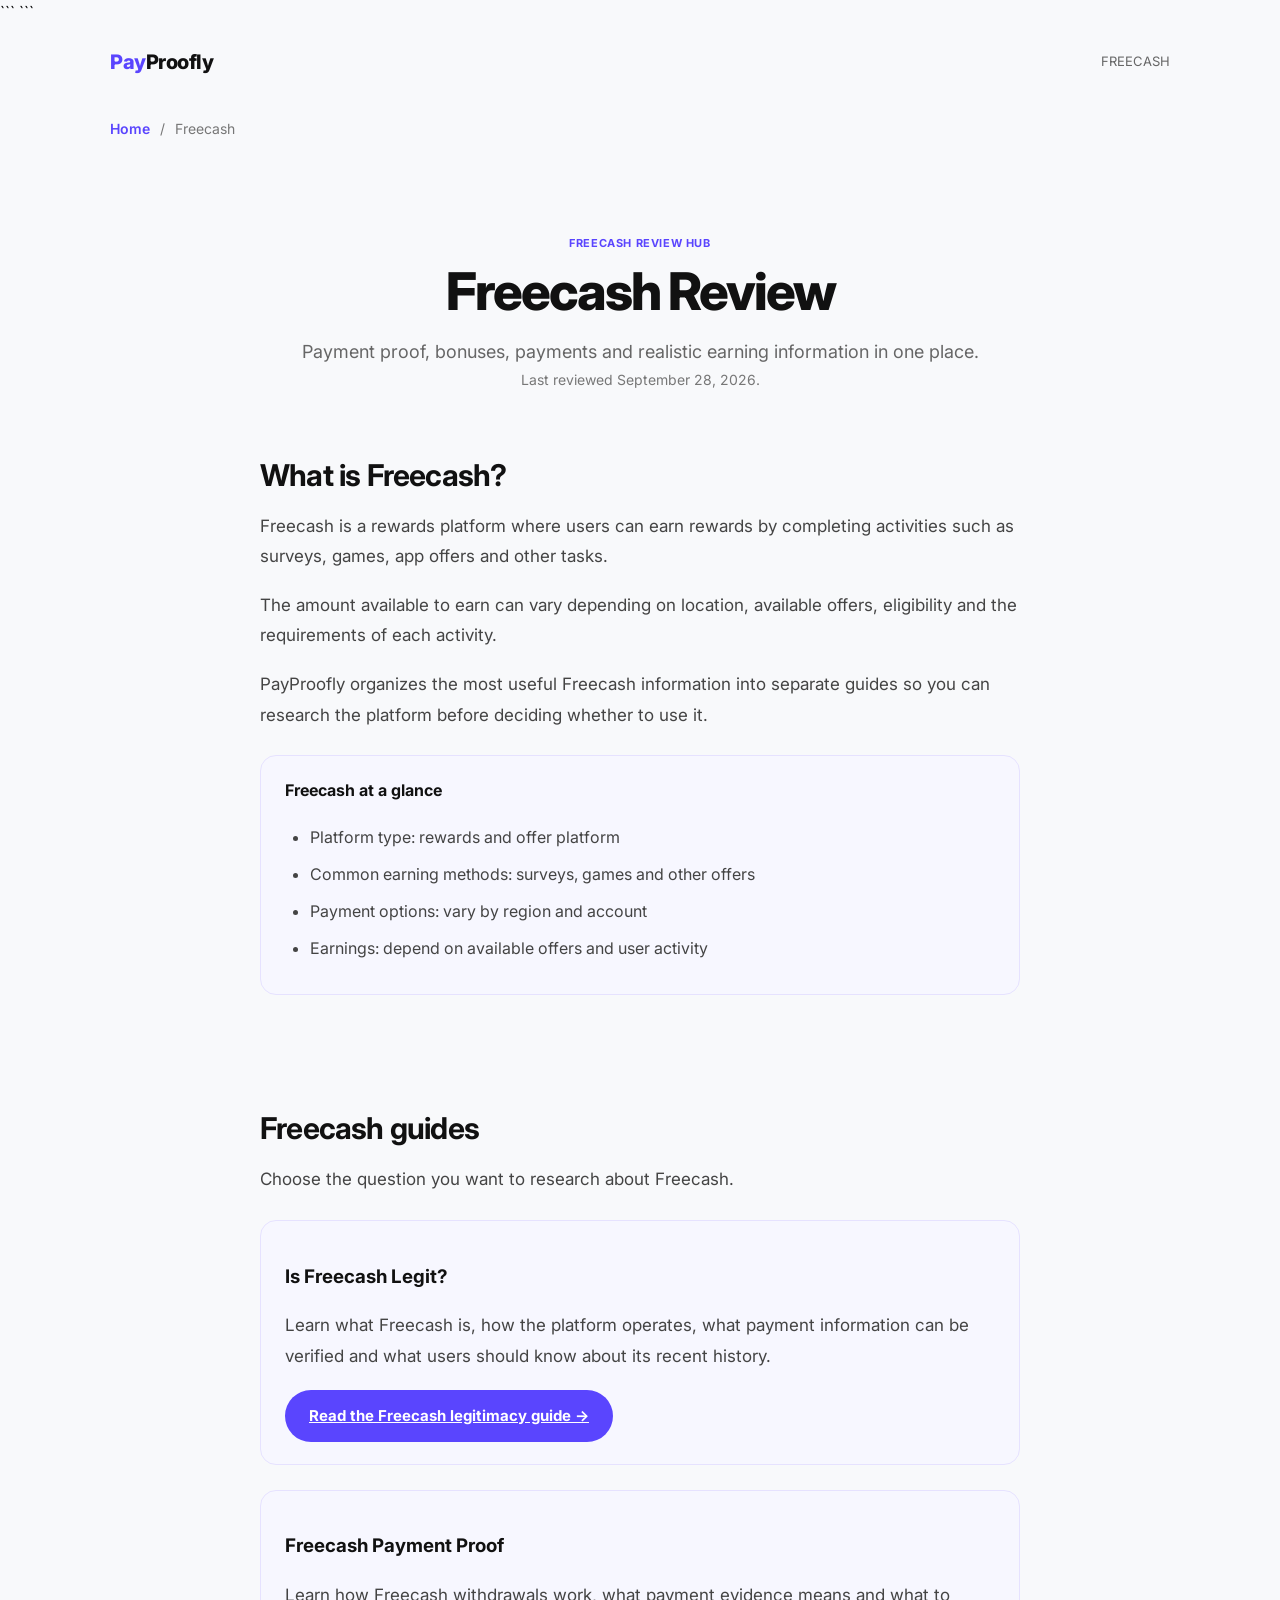
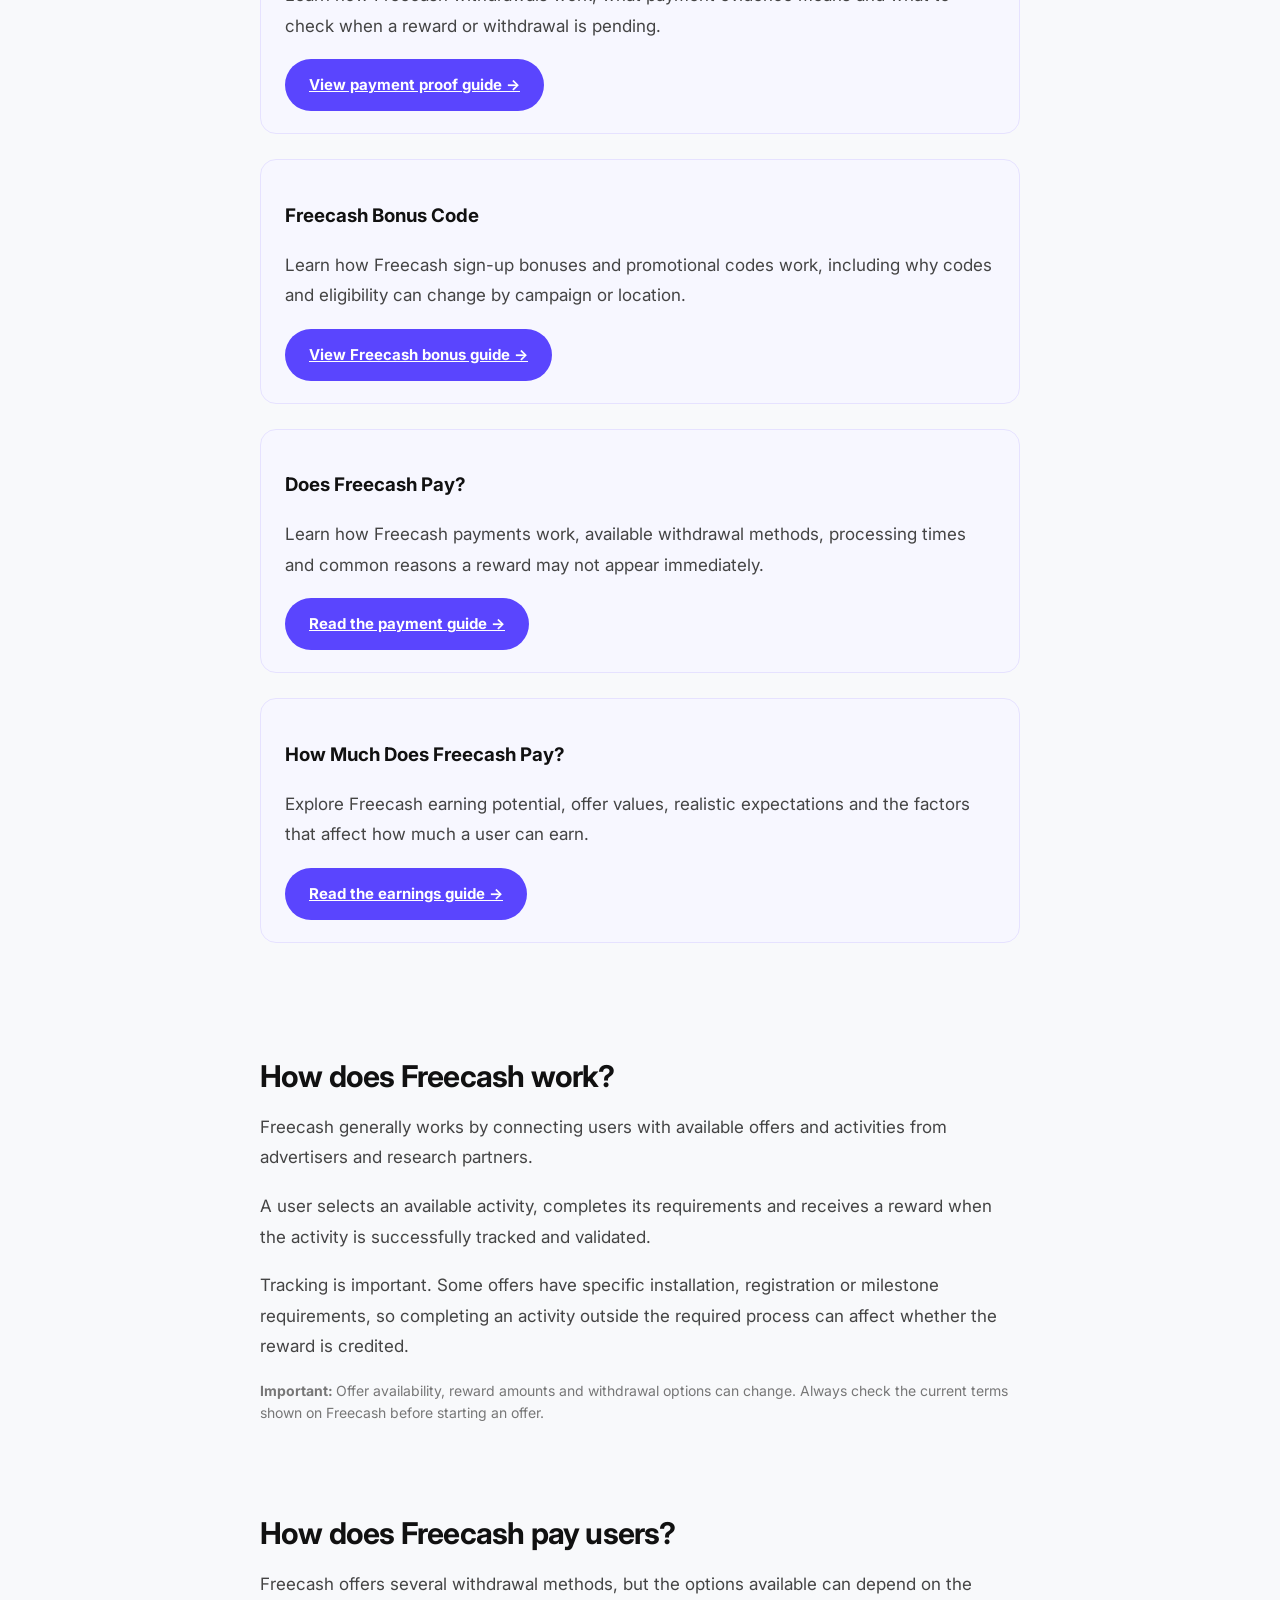
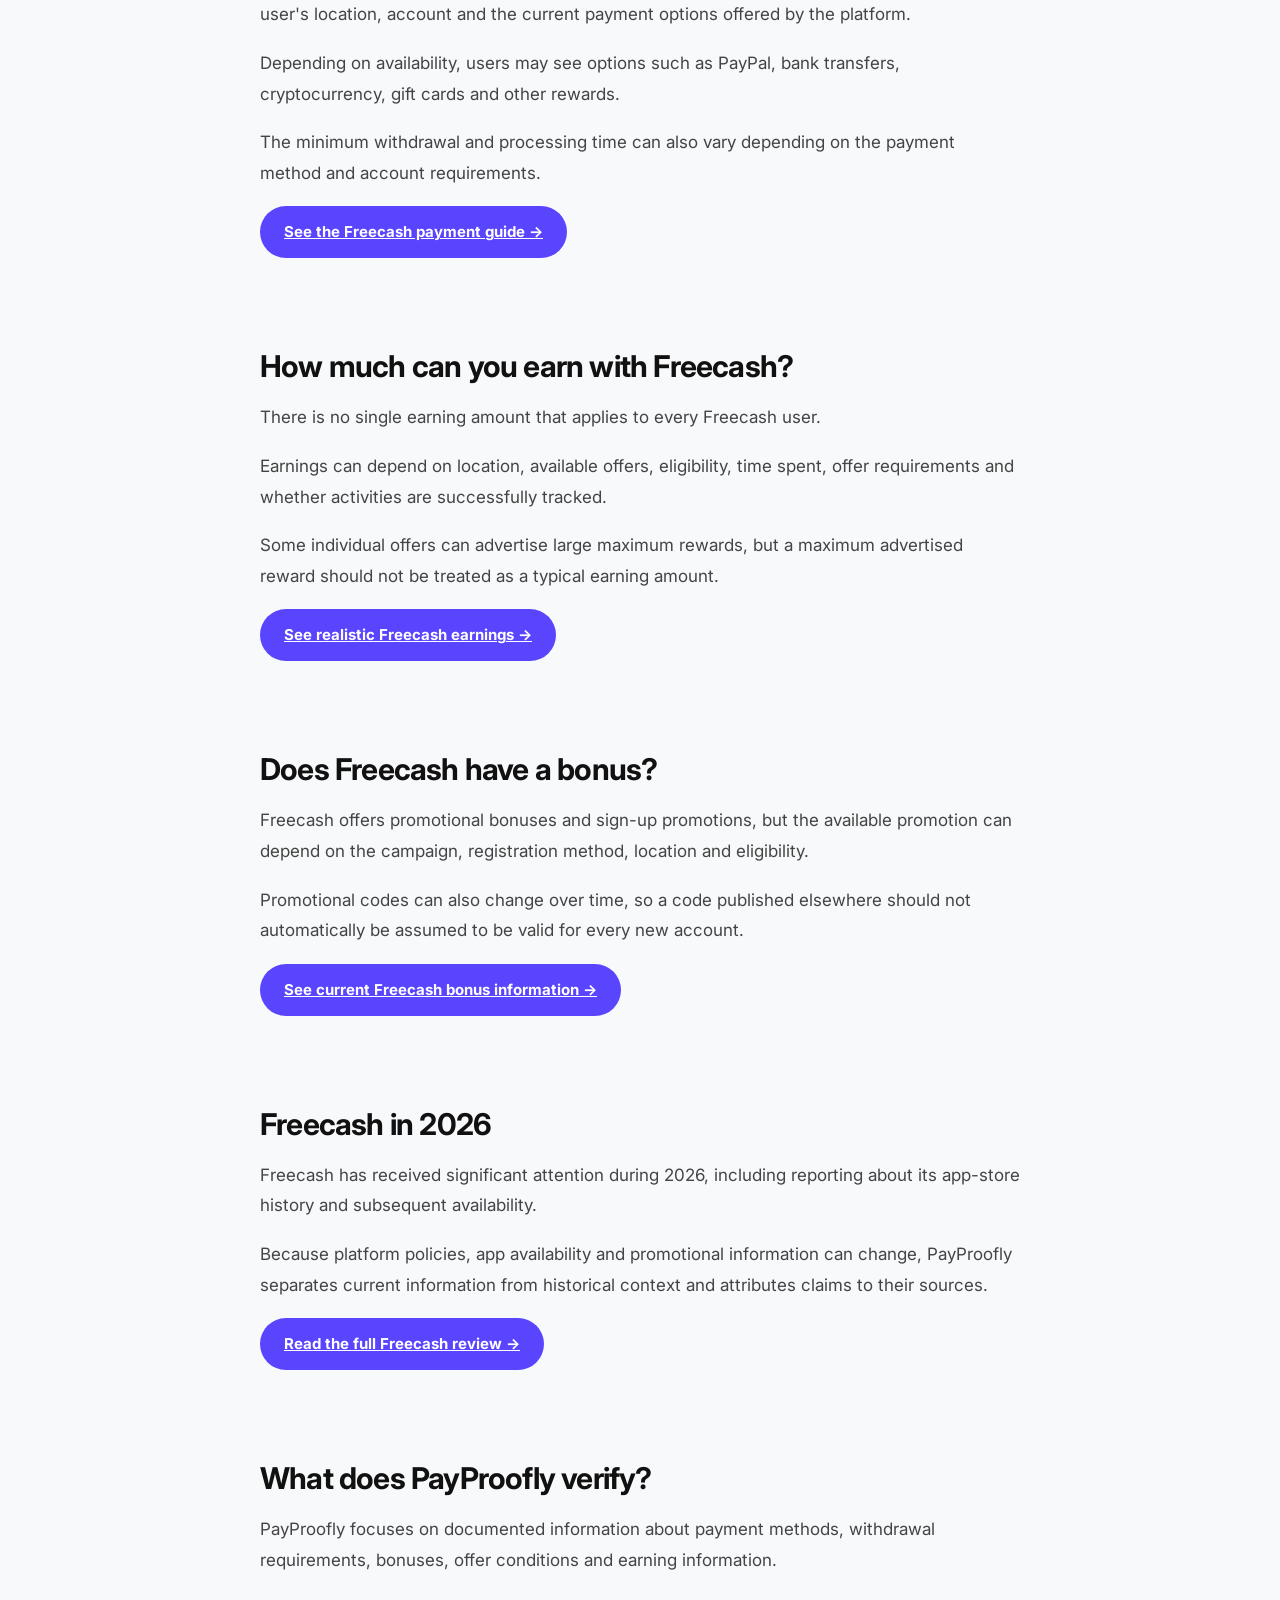
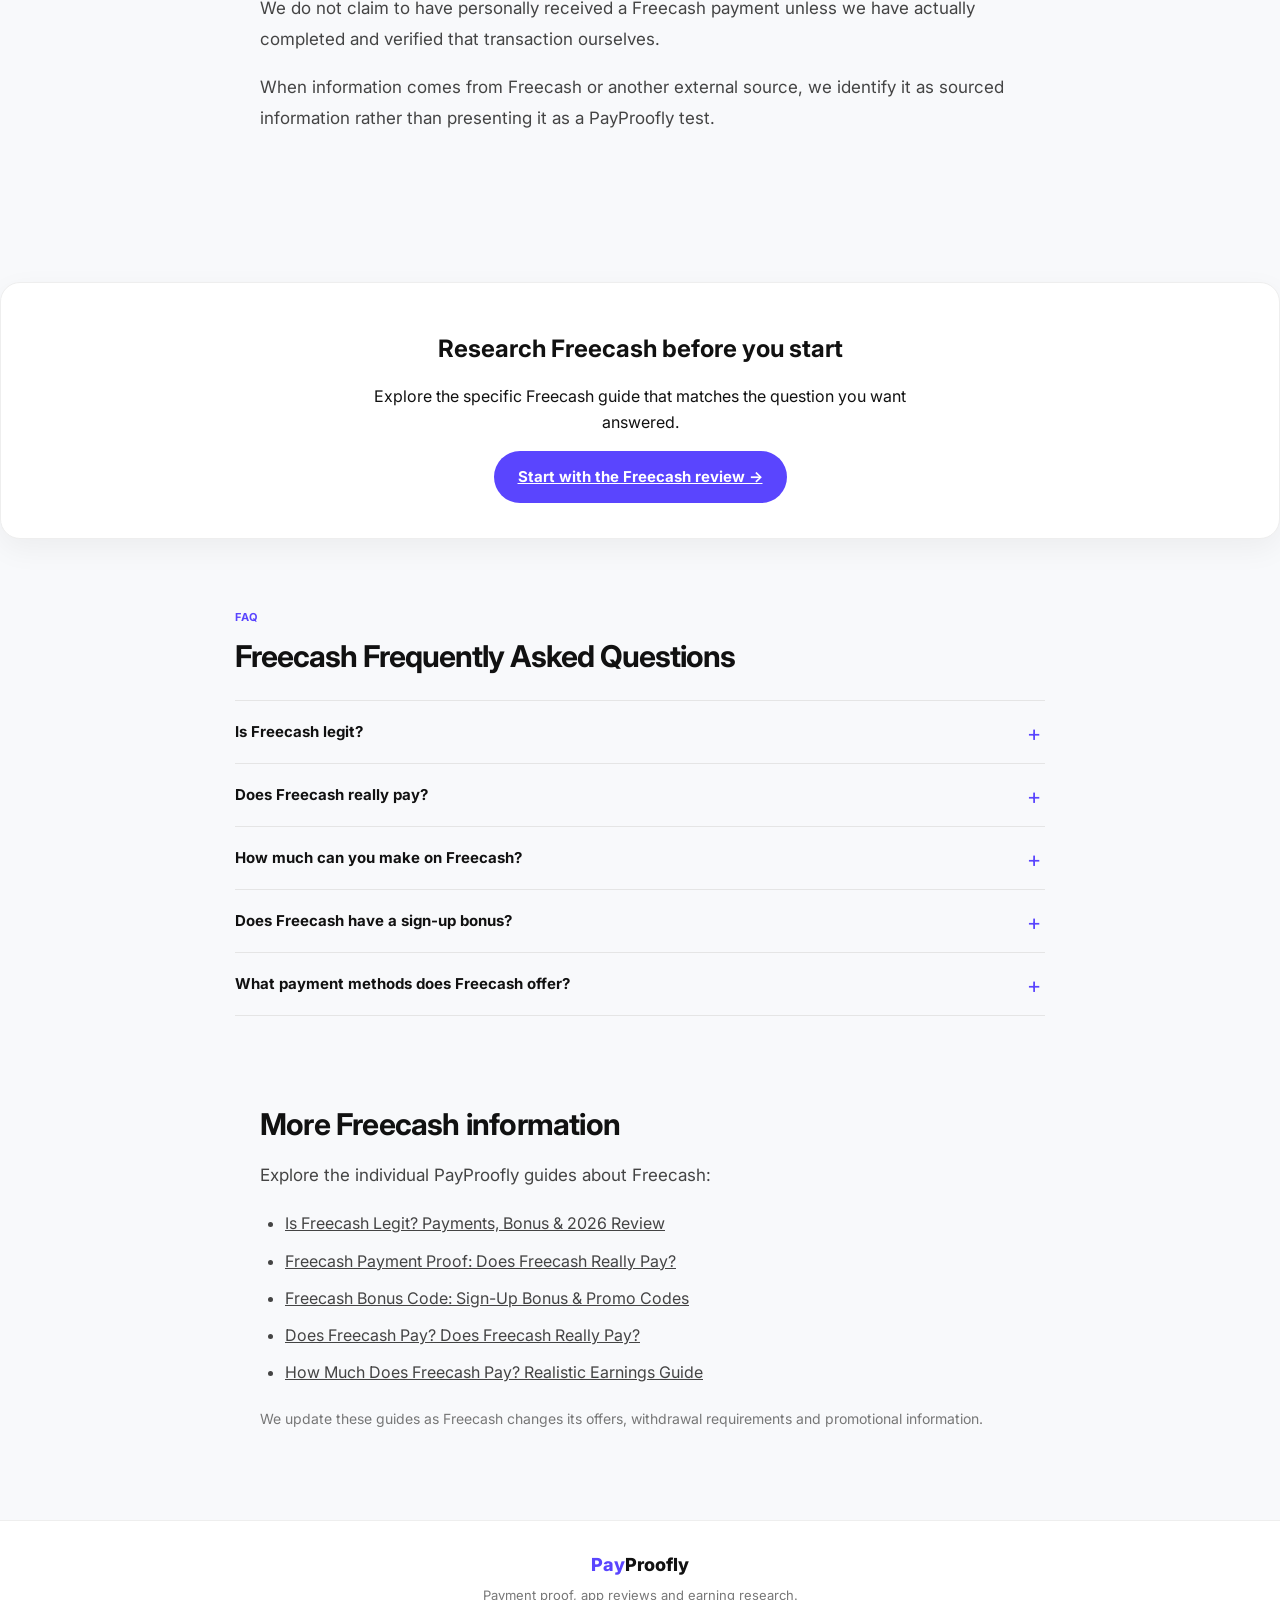
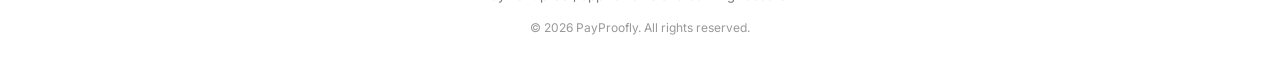
<file: freecash/index.html>
<!DOCTYPE html>

<html lang="en">

<head>


<meta charset="UTF-8">

<meta
    name="viewport"
    content="width=device-width, initial-scale=1.0"
>

<title>
    Freecash Review: Payment Proof, Bonuses & How It Works | PayProofly
</title>

<meta
    name="description"
    content="Explore our Freecash review hub covering payment proof, bonuses, whether Freecash pays and how much you can realistically earn."
>

<meta
    name="robots"
    content="index, follow"
>

<link
    rel="canonical"
    href="https://payproofly.pages.dev/freecash/"
>

<meta
    property="og:title"
    content="Freecash Review: Payment Proof, Bonuses & How It Works | PayProofly"
>

<meta
    property="og:description"
    content="Explore PayProofly's Freecash guides covering payment proof, bonuses, payments and realistic earning information."
>

<meta
    property="og:type"
    content="website"
>

<meta
    property="og:url"
    content="https://payproofly.pages.dev/freecash/"
>

<link rel="preconnect" href="https://fonts.googleapis.com">

<link
    rel="preconnect"
    href="https://fonts.gstatic.com"
    crossorigin
>

<link
    href="https://fonts.googleapis.com/css2?family=Inter:wght@400;500;600;700;800&display=swap"
    rel="stylesheet"
>

<link
    rel="stylesheet"
    href="../css/styles.css"
>

<!-- WebPage structured data -->

<script type="application/ld+json">
{
    "@context": "https://schema.org",
    "@type": "WebPage",
    "name": "Freecash Review: Payment Proof, Bonuses & How It Works",
    "url": "https://payproofly.pages.dev/freecash/",
    "description": "Freecash review hub covering payment proof, bonuses, payments and realistic earning information.",
    "isPartOf": {
        "@type": "WebSite",
        "name": "PayProofly",
        "url": "https://payproofly.pages.dev/"
    }
}
</script>

<!-- Breadcrumb structured data -->

<script type="application/ld+json">
{
    "@context": "https://schema.org",
    "@type": "BreadcrumbList",
    "itemListElement": [
        {
            "@type": "ListItem",
            "position": 1,
            "name": "Home",
            "item": "https://payproofly.pages.dev/"
        },
        {
            "@type": "ListItem",
            "position": 2,
            "name": "Freecash",
            "item": "https://payproofly.pages.dev/freecash/"
        }
    ]
}
</script>
```

</head>

<body>

```
<!-- HEADER -->

<header class="site-header">

    <a
        href="/"
        class="logo"
        aria-label="PayProofly Home"
    >
        <span>Pay</span>Proofly
    </a>

    <div class="header-meta">
        FREECASH
    </div>

</header>


<main>

    <!-- BREADCRUMB -->

    <nav
        class="breadcrumb"
        aria-label="Breadcrumb"
    >

        <a href="/">
            Home
        </a>

        <span>
            /
        </span>

        <span>
            Freecash
        </span>

    </nav>


    <!-- ARTICLE HERO -->

    <section class="article-hero">

        <span class="section-label">
            FREECASH REVIEW HUB
        </span>

        <h1>
            Freecash Review
        </h1>

        <p>
            Payment proof, bonuses, payments and realistic
            earning information in one place.
        </p>

        <p class="note">
            Last reviewed September 28, 2026.
        </p>

    </section>


    <!-- INTRO -->

    <section class="article-content">

        <h2>
            What is Freecash?
        </h2>

        <p>
            Freecash is a rewards platform where users can earn
            rewards by completing activities such as surveys,
            games, app offers and other tasks.
        </p>

        <p>
            The amount available to earn can vary depending on
            location, available offers, eligibility and the
            requirements of each activity.
        </p>

        <p>
            PayProofly organizes the most useful Freecash
            information into separate guides so you can research
            the platform before deciding whether to use it.
        </p>

        <div class="info-box">

            <strong>
                Freecash at a glance
            </strong>

            <ul>

                <li>
                    Platform type: rewards and offer platform
                </li>

                <li>
                    Common earning methods: surveys, games and other offers
                </li>

                <li>
                    Payment options: vary by region and account
                </li>

                <li>
                    Earnings: depend on available offers and user activity
                </li>

            </ul>

        </div>

    </section>


    <!-- MAIN GUIDES -->

    <section class="article-content">

        <h2>
            Freecash guides
        </h2>

        <p>
            Choose the question you want to research about
            Freecash.
        </p>


        <div class="info-box">

            <h3>
                Is Freecash Legit?
            </h3>

            <p>
                Learn what Freecash is, how the platform operates,
                what payment information can be verified and what
                users should know about its recent history.
            </p>

            <a
                href="/freecash-is-it-legit/"
                class="primary-button"
            >
                Read the Freecash legitimacy guide →
            </a>

        </div>


        <div class="info-box">

            <h3>
                Freecash Payment Proof
            </h3>

            <p>
                Learn how Freecash withdrawals work, what payment
                evidence means and what to check when a reward or
                withdrawal is pending.
            </p>

            <a
                href="/freecash-payment-proof/"
                class="primary-button"
            >
                View payment proof guide →
            </a>

        </div>


        <div class="info-box">

            <h3>
                Freecash Bonus Code
            </h3>

            <p>
                Learn how Freecash sign-up bonuses and promotional
                codes work, including why codes and eligibility
                can change by campaign or location.
            </p>

            <a
                href="/freecash-bonus/"
                class="primary-button"
            >
                View Freecash bonus guide →
            </a>

        </div>


        <div class="info-box">

            <h3>
                Does Freecash Pay?
            </h3>

            <p>
                Learn how Freecash payments work, available
                withdrawal methods, processing times and common
                reasons a reward may not appear immediately.
            </p>

            <a
                href="/freecash-does-it-pay/"
                class="primary-button"
            >
                Read the payment guide →
            </a>

        </div>


        <div class="info-box">

            <h3>
                How Much Does Freecash Pay?
            </h3>

            <p>
                Explore Freecash earning potential, offer values,
                realistic expectations and the factors that affect
                how much a user can earn.
            </p>

            <a
                href="/freecash-how-much-does-it-pay/"
                class="primary-button"
            >
                Read the earnings guide →
            </a>

        </div>

    </section>


    <!-- HOW IT WORKS -->

    <section class="article-content">

        <h2>
            How does Freecash work?
        </h2>

        <p>
            Freecash generally works by connecting users with
            available offers and activities from advertisers and
            research partners.
        </p>

        <p>
            A user selects an available activity, completes its
            requirements and receives a reward when the activity
            is successfully tracked and validated.
        </p>

        <p>
            Tracking is important. Some offers have specific
            installation, registration or milestone requirements,
            so completing an activity outside the required
            process can affect whether the reward is credited.
        </p>

        <div class="note">

            <strong>
                Important:
            </strong>

            Offer availability, reward amounts and withdrawal
            options can change. Always check the current terms
            shown on Freecash before starting an offer.

        </div>

    </section>


    <!-- PAYMENTS -->

    <section class="article-content">

        <h2>
            How does Freecash pay users?
        </h2>

        <p>
            Freecash offers several withdrawal methods, but the
            options available can depend on the user's location,
            account and the current payment options offered by
            the platform.
        </p>

        <p>
            Depending on availability, users may see options such
            as PayPal, bank transfers, cryptocurrency, gift cards
            and other rewards.
        </p>

        <p>
            The minimum withdrawal and processing time can also
            vary depending on the payment method and account
            requirements.
        </p>

        <a
            href="/freecash-payment-proof/"
            class="primary-button"
        >
            See the Freecash payment guide →
        </a>

    </section>


    <!-- EARNINGS -->

    <section class="article-content">

        <h2>
            How much can you earn with Freecash?
        </h2>

        <p>
            There is no single earning amount that applies to
            every Freecash user.
        </p>

        <p>
            Earnings can depend on location, available offers,
            eligibility, time spent, offer requirements and
            whether activities are successfully tracked.
        </p>

        <p>
            Some individual offers can advertise large maximum
            rewards, but a maximum advertised reward should not
            be treated as a typical earning amount.
        </p>

        <a
            href="/freecash-how-much-does-it-pay/"
            class="primary-button"
        >
            See realistic Freecash earnings →
        </a>

    </section>


    <!-- BONUS -->

    <section class="article-content">

        <h2>
            Does Freecash have a bonus?
        </h2>

        <p>
            Freecash offers promotional bonuses and sign-up
            promotions, but the available promotion can depend
            on the campaign, registration method, location and
            eligibility.
        </p>

        <p>
            Promotional codes can also change over time, so a code
            published elsewhere should not automatically be
            assumed to be valid for every new account.
        </p>

        <a
            href="/freecash-bonus/"
            class="primary-button"
        >
            See current Freecash bonus information →
        </a>

    </section>


    <!-- 2026 CONTEXT -->

    <section class="article-content">

        <h2>
            Freecash in 2026
        </h2>

        <p>
            Freecash has received significant attention during
            2026, including reporting about its app-store history
            and subsequent availability.
        </p>

        <p>
            Because platform policies, app availability and
            promotional information can change, PayProofly
            separates current information from historical context
            and attributes claims to their sources.
        </p>

        <a
            href="/freecash-is-it-legit/"
            class="primary-button"
        >
            Read the full Freecash review →
        </a>

    </section>


    <!-- WHAT WE VERIFY -->

    <section class="article-content">

        <h2>
            What does PayProofly verify?
        </h2>

        <p>
            PayProofly focuses on documented information about
            payment methods, withdrawal requirements, bonuses,
            offer conditions and earning information.
        </p>

        <p>
            We do not claim to have personally received a Freecash
            payment unless we have actually completed and verified
            that transaction ourselves.
        </p>

        <p>
            When information comes from Freecash or another
            external source, we identify it as sourced information
            rather than presenting it as a PayProofly test.
        </p>

    </section>


    <!-- CTA -->

    <section class="cta-box">

        <h2>
            Research Freecash before you start
        </h2>

        <p>
            Explore the specific Freecash guide that matches
            the question you want answered.
        </p>

        <a
            href="/freecash-is-it-legit/"
            class="primary-button"
        >
            Start with the Freecash review →
        </a>

    </section>


    <!-- FAQ -->

    <section class="faq">

        <div class="faq-heading">

            <span class="section-label">
                FAQ
            </span>

            <h2>
                Freecash Frequently Asked Questions
            </h2>

        </div>


        <div class="faq-list">

            <details>

                <summary>
                    Is Freecash legit?
                </summary>

                <p>
                    Freecash is an operating rewards platform,
                    but users should consider payment conditions,
                    offer requirements, account verification and
                    regional availability before using it.
                    See our detailed legitimacy guide for the
                    documented evidence and current context.
                </p>

            </details>


            <details>

                <summary>
                    Does Freecash really pay?
                </summary>

                <p>
                    Freecash provides withdrawal options for users
                    who meet the applicable requirements. Payment
                    methods, minimums and processing times can vary,
                    so check the current withdrawal information
                    before starting.
                </p>

            </details>


            <details>

                <summary>
                    How much can you make on Freecash?
                </summary>

                <p>
                    Earnings vary by location, available offers,
                    eligibility and time spent. Advertised maximum
                    rewards for individual offers should not be
                    treated as typical earnings.
                </p>

            </details>


            <details>

                <summary>
                    Does Freecash have a sign-up bonus?
                </summary>

                <p>
                    Freecash offers sign-up and promotional bonuses,
                    but eligibility and promotional values can
                    change by campaign and location.
                </p>

            </details>


            <details>

                <summary>
                    What payment methods does Freecash offer?
                </summary>

                <p>
                    Available methods can include PayPal, bank
                    transfer, cryptocurrency, gift cards and other
                    options, depending on the user's region and
                    account.
                </p>

            </details>

        </div>

    </section>


    <!-- INTERNAL NAVIGATION -->

    <section class="article-content">

        <h2>
            More Freecash information
        </h2>

        <p>
            Explore the individual PayProofly guides about
            Freecash:
        </p>

        <ul>

            <li>
                <a href="/freecash-is-it-legit/">
                    Is Freecash Legit? Payments, Bonus & 2026 Review
                </a>
            </li>

            <li>
                <a href="/freecash-payment-proof/">
                    Freecash Payment Proof: Does Freecash Really Pay?
                </a>
            </li>

            <li>
                <a href="/freecash-bonus/">
                    Freecash Bonus Code: Sign-Up Bonus & Promo Codes
                </a>
            </li>

            <li>
                <a href="/freecash-does-it-pay/">
                    Does Freecash Pay? Does Freecash Really Pay?
                </a>
            </li>

            <li>
                <a href="/freecash-how-much-does-it-pay/">
                    How Much Does Freecash Pay? Realistic Earnings Guide
                </a>
            </li>

        </ul>

        <p class="note">
            We update these guides as Freecash changes its offers,
            withdrawal requirements and promotional information.
        </p>

    </section>

</main>


<!-- FOOTER -->

<footer class="site-footer">

    <div class="footer-inner">

        <div class="footer-logo">
            <span>Pay</span>Proofly
        </div>

        <p>
            Payment proof, app reviews and earning research.
        </p>

        <div class="footer-copy">
            © 2026 PayProofly. All rights reserved.
        </div>

    </div>

</footer>

</body>

</html>
</file>
<file: css/styles.css>
* {
  box-sizing: border-box;
  }

html {
scroll-behavior: smooth;
}

body {
margin: 0;
font-family: "Inter", system-ui, -apple-system, BlinkMacSystemFont, "Segoe UI", sans-serif;
background: #f8f9fb;
color: #111;
line-height: 1.6;
}

a {
color: inherit;
}

/* =========================
HEADER
========================= */

.site-header {
max-width: 1100px;
margin: 0 auto;
padding: 20px;
display: flex;
justify-content: space-between;
align-items: center;
}

.logo {
color: #111;
text-decoration: none;
font-weight: 800;
font-size: 20px;
letter-spacing: -0.5px;
}

.logo span {
color: #5a45fe;
}

.header-meta {
font-size: 13px;
color: #666;
}

/* =========================
HERO
========================= */

.hero {
max-width: 1100px;
margin: 20px auto;
padding: 60px 20px;
text-align: center;
}

.hero-badge {
display: inline-block;
margin-bottom: 18px;
padding: 5px 10px;
border-radius: 999px;
background: #eef0ff;
color: #5a45fe;
font-size: 11px;
font-weight: 600;
}

.hero h1 {
margin: 0;
font-size: 52px;
line-height: 1.05;
letter-spacing: -2px;
font-weight: 800;
}

.hero p {
max-width: 600px;
margin: 16px auto;
color: #666;
font-size: 18px;
}

/* =========================
SEARCH
========================= */

.search-wrapper {
width: 100%;
max-width: 500px;
margin: 24px auto;
}

.search {
width: 100%;
display: block;
padding: 16px 20px;
border: 1px solid #ddd;
border-radius: 999px;
outline: none;
background: #fff;
color: #111;
font-size: 16px;
}

.search::placeholder {
color: #999;
}

.search:focus {
border-color: #5a45fe;
box-shadow: 0 0 0 3px rgba(90, 69, 254, 0.08);
}

/* =========================
SEARCH STATUS
========================= */

.search-status {
max-width: 1100px;
min-height: 20px;
margin: 0 auto 10px;
padding: 0 20px;
text-align: center;
color: #777;
font-size: 13px;
}

/* =========================
CATEGORY
========================= */

.category-section {
max-width: 1100px;
margin: 0 auto;
padding: 30px 20px;
}

.section-heading {
display: flex;
align-items: end;
justify-content: space-between;
gap: 30px;
margin-bottom: 18px;
}

.section-heading h2 {
margin: 0;
font-size: 30px;
line-height: 1.1;
letter-spacing: -1px;
}

.section-heading p {
max-width: 450px;
margin: 0;
color: #777;
font-size: 14px;
}

.section-label {
display: block;
margin-bottom: 5px;
color: #5a45fe;
font-size: 11px;
font-weight: 700;
letter-spacing: 0.6px;
}

/* =========================
GRID
========================= */

.grid {
display: grid;
grid-template-columns: repeat(5, 1fr);
gap: 16px;
}

/* =========================
CARD
========================= */

.card {
overflow: hidden;
display: block;
background: #fff;
border: 1px solid #eee;
border-radius: 16px;
color: #111;
text-decoration: none;
transition: 0.2s ease;
}

.card:hover {
transform: translateY(-3px);
box-shadow: 0 10px 30px rgba(0, 0, 0, 0.08);
border-color: #111;
}

/* =========================
CARD VISUAL
========================= */

.card-visual {
height: 120px;
display: flex;
align-items: center;
justify-content: center;
position: relative;
overflow: hidden;
}

.card-visual::before {
content: "";
position: absolute;
width: 150px;
height: 150px;
border-radius: 50%;
top: -80px;
right: -40px;
background: rgba(255, 255, 255, 0.12);
}

.card-visual::after {
content: "";
position: absolute;
width: 100px;
height: 100px;
border-radius: 50%;
bottom: -60px;
left: -20px;
background: rgba(255, 255, 255, 0.10);
}

.card-visual span {
position: relative;
z-index: 1;
width: 58px;
height: 58px;
display: flex;
align-items: center;
justify-content: center;
border-radius: 16px;
background: rgba(255, 255, 255, 0.92);
color: #111;
font-size: 17px;
font-weight: 800;
box-shadow: 0 6px 20px rgba(0, 0, 0, 0.08);
}

/* =========================
CARD COLORS
========================= */

.visual-freecash {
background: linear-gradient(135deg, #6d59f5, #5642df);
}

.visual-prime {
background: linear-gradient(135deg, #715df5, #5968ed);
}

.visual-attapoll {
background: linear-gradient(135deg, #8067f5, #6252e7);
}

.visual-toluna {
background: linear-gradient(135deg, #5a58e8, #6877f1);
}

.visual-swagbucks {
background: linear-gradient(135deg, #6851e9, #5146d8);
}

.visual-mistplay {
background: linear-gradient(135deg, #6250ea, #7759e9);
}

.visual-rewarded {
background: linear-gradient(135deg, #6959ed, #5365ed);
}

.visual-giraffe {
background: linear-gradient(135deg, #7658e9, #895ce8);
}

.visual-justplay {
background: linear-gradient(135deg, #5547dc, #6268ed);
}

.visual-freecash-games {
background: linear-gradient(135deg, #654fe9, #4d63e5);
}

.visual-rakuten {
background: linear-gradient(135deg, #684ee7, #7959eb);
}

.visual-ibotta {
background: linear-gradient(135deg, #5948df, #5d68ed);
}

.visual-fetch {
background: linear-gradient(135deg, #6b52e9, #5161e7);
}

.visual-shopkick {
background: linear-gradient(135deg, #7459ea, #5864e5);
}

.visual-checkout {
background: linear-gradient(135deg, #5847df, #7459e7);
}

/* =========================
CARD CONTENT
========================= */

.card-content {
padding: 18px;
}

.badge {
display: inline-block;
padding: 4px 8px;
border-radius: 999px;
background: #eef0ff;
color: #5a45fe;
font-size: 11px;
font-weight: 600;
}

.card h3 {
margin: 11px 0 6px;
font-size: 18px;
line-height: 1.2;
}

.card p {
min-height: 62px;
margin: 0;
color: #666;
font-size: 13px;
line-height: 1.5;
}

.card-link {
display: inline-block;
margin-top: 10px;
color: #5a45fe;
font-size: 12px;
font-weight: 700;
}

/* =========================
SEARCH FILTER
========================= */

.card.is-hidden {
display: none;
}

.category-section.is-hidden {
display: none;
}

.is-hidden {
display: none !important;
}

/* =========================
SEO CONTENT
========================= */

.seo-content {
max-width: 1100px;
margin: 65px auto 0;
padding: 0 20px;
display: grid;
grid-template-columns: repeat(3, 1fr);
gap: 16px;
}

.seo-content article {
padding: 22px;
background: #fff;
border: 1px solid #eee;
border-radius: 16px;
}

.seo-content h2 {
margin: 0 0 10px;
font-size: 19px;
line-height: 1.3;
}

.seo-content p {
margin: 0;
color: #666;
font-size: 14px;
line-height: 1.65;
}

/* =========================
FAQ
========================= */

.faq {
max-width: 850px;
margin: 70px auto 0;
padding: 0 20px 70px;
}

.faq-heading {
margin-bottom: 20px;
}

.faq-heading h2 {
margin: 0;
font-size: 30px;
letter-spacing: -1px;
}

.faq-list {
border-top: 1px solid #e5e5e5;
}

.faq details {
border-bottom: 1px solid #e5e5e5;
}

.faq summary {
padding: 19px 35px 19px 0;
position: relative;
cursor: pointer;
list-style: none;
font-size: 15px;
font-weight: 700;
}

.faq summary::-webkit-details-marker {
display: none;
}

.faq summary::after {
content: "+";
position: absolute;
right: 4px;
top: 15px;
color: #5a45fe;
font-size: 22px;
font-weight: 400;
}

.faq details[open] summary::after {
content: "−";
}

.faq details p {
max-width: 720px;
margin: 0 0 20px;
color: #666;
font-size: 14px;
}

/* =========================
FOOTER
========================= */

.site-footer {
border-top: 1px solid #eee;
background: #fff;
}

.footer-inner {
max-width: 1100px;
margin: 0 auto;
padding: 30px 20px;
text-align: center;
}

.footer-logo {
font-size: 18px;
font-weight: 800;
}

.footer-logo span {
color: #5a45fe;
}

.footer-inner p {
margin: 6px 0 12px;
color: #777;
font-size: 13px;
}

.footer-copy {
color: #999;
font-size: 12px;
}

/* =========================
SEO ARTICLE PAGE
========================= */

.breadcrumb {
max-width: 1100px;
margin: 0 auto;
padding: 20px;
display: flex;
align-items: center;
gap: 10px;
font-size: 14px;
color: #777;
}

.breadcrumb a {
color: #5a45fe;
text-decoration: none;
font-weight: 600;
}

.breadcrumb a:hover {
text-decoration: underline;
}

.article-hero {
max-width: 850px;
margin: 20px auto 0;
padding: 55px 20px 45px;
text-align: center;
}

.article-hero h1 {
margin: 12px 0 18px;
font-size: 52px;
line-height: 1.05;
letter-spacing: -2px;
font-weight: 800;
}

.article-hero p {
max-width: 680px;
margin: 0 auto;
color: #666;
font-size: 18px;
line-height: 1.7;
}

.article-content {
max-width: 800px;
margin: 0 auto;
padding: 20px 20px 70px;
}

.article-content section {
margin-bottom: 55px;
}

.article-content h2 {
margin: 0 0 18px;
font-size: 30px;
line-height: 1.2;
letter-spacing: -0.8px;
}

.article-content p {
margin: 0 0 18px;
color: #444;
font-size: 17px;
line-height: 1.8;
}

.article-content ul,
.article-content ol {
margin: 20px 0;
padding-left: 25px;
color: #444;
}

.article-content li {
margin-bottom: 10px;
line-height: 1.7;
}

.info-box {
margin: 25px 0;
padding: 22px 24px;
background: #f7f7ff;
border: 1px solid #e6e2ff;
border-radius: 16px;
}

.info-box strong {
display: block;
margin-bottom: 12px;
color: #111;
}

.info-box ul {
margin-bottom: 0;
}

.note {
font-size: 14px !important;
color: #777 !important;
}

/* =========================
CTA
========================= */

.cta-box {
padding: 35px;
margin: 60px 0;
text-align: center;
background: #fff;
border: 1px solid #eee;
border-radius: 20px;
box-shadow: 0 10px 30px rgba(0, 0, 0, 0.05);
}

.cta-box h2 {
margin-top: 12px;
margin-bottom: 12px;
}

.cta-box p {
max-width: 580px;
margin-left: auto;
margin-right: auto;
}

.primary-button {
display: inline-block;
border: 0;
border-radius: 999px;
padding: 14px 24px;
background: #5a45fe;
color: #fff;
font-family: inherit;
font-size: 15px;
font-weight: 700;
cursor: pointer;
transition: 0.2s;
}

.primary-button:hover {
transform: translateY(-2px);
box-shadow: 0 10px 25px rgba(90, 69, 254, 0.22);
}

.cta-note {
margin-top: 14px !important;
margin-bottom: 0 !important;
font-size: 12px !important;
color: #888 !important;
}

/* =========================
ARTICLE FAQ
========================= */

.article-content .faq {
max-width: none;
margin-top: 70px;
padding: 0;
}

.article-content .faq-heading {
margin-bottom: 25px;
}

.article-content .faq-heading h2 {
margin-top: 10px;
}

.article-content .faq-list details {
background: #fff;
border: 1px solid #eee;
border-radius: 14px;
padding: 18px 20px;
margin-bottom: 12px;
}

.article-content .faq-list summary {
padding: 0;
border: 0;
cursor: pointer;
font-weight: 700;
color: #111;
}

.article-content .faq-list summary::after {
top: -4px;
right: 0;
}

.article-content .faq-list details p {
margin-top: 15px;
margin-bottom: 0;
}

/* =========================
TABLET
========================= */

@media (max-width: 1050px) {


.grid {
    grid-template-columns: repeat(3, 1fr);
}

.seo-content {
    grid-template-columns: 1fr;
}


}

/* =========================
MOBILE
========================= */

@media (max-width: 700px) {

    .site-header {
        padding: 18px 16px;
    }

    .header-meta {
        font-size: 11px;
    }

    .hero {
        margin-top: 10px;
        padding: 45px 16px;
    }

    .hero h1 {
        font-size: 40px;
        letter-spacing: -1.5px;
    }

    .hero p {
        font-size: 16px;
    }

    .category-section {
        padding: 25px 16px;
    }

    .section-heading {
        display: block;
    }

    .section-heading p {
        margin-top: 8px;
    }

    .grid {
        grid-template-columns: repeat(2, 1fr);
        gap: 12px;
    }

    .card-visual {
        height: 105px;
    }

    .card-content {
        padding: 14px;
    }

    .card h3 {
        font-size: 16px;
    }

    .card p {
        min-height: auto;
        font-size: 12px;
    }

    .seo-content {
        margin-top: 45px;
        padding: 0 16px;
    }

    .faq {
        padding-left: 16px;
        padding-right: 16px;
    }

    .breadcrumb {
        padding: 16px 20px;
        font-size: 13px;
    }

    .article-hero {
        padding: 40px 20px 35px;
    }

    .article-hero h1 {
        font-size: 40px;
        letter-spacing: -1.5px;
    }

    .article-hero p {
        font-size: 16px;
        line-height: 1.6;
    }

    .article-content {
        padding: 15px 20px 50px;
    }

    .article-content h2 {
        font-size: 26px;
    }

    .article-content p {
        font-size: 16px;
        line-height: 1.7;
    }

    .cta-box {
        padding: 28px 20px;
        margin: 45px 0;
    }

    .primary-button {
        width: 100%;
    }
}

/* =========================
SMALL MOBILE
========================= */

@media (max-width: 430px) {

    .header-meta {
        display: none;
    }

    .hero h1 {
        font-size: 35px;
    }

    .grid {
        grid-template-columns: 1fr;
    }

    .card-visual {
        height: 115px;
    }

    .article-hero h1 {
        font-size: 34px;
    }

    .article-content h2 {
        font-size: 24px;
    }

    .breadcrumb {
        overflow-x: auto;
        white-space: nowrap;
    }
}
</file>
